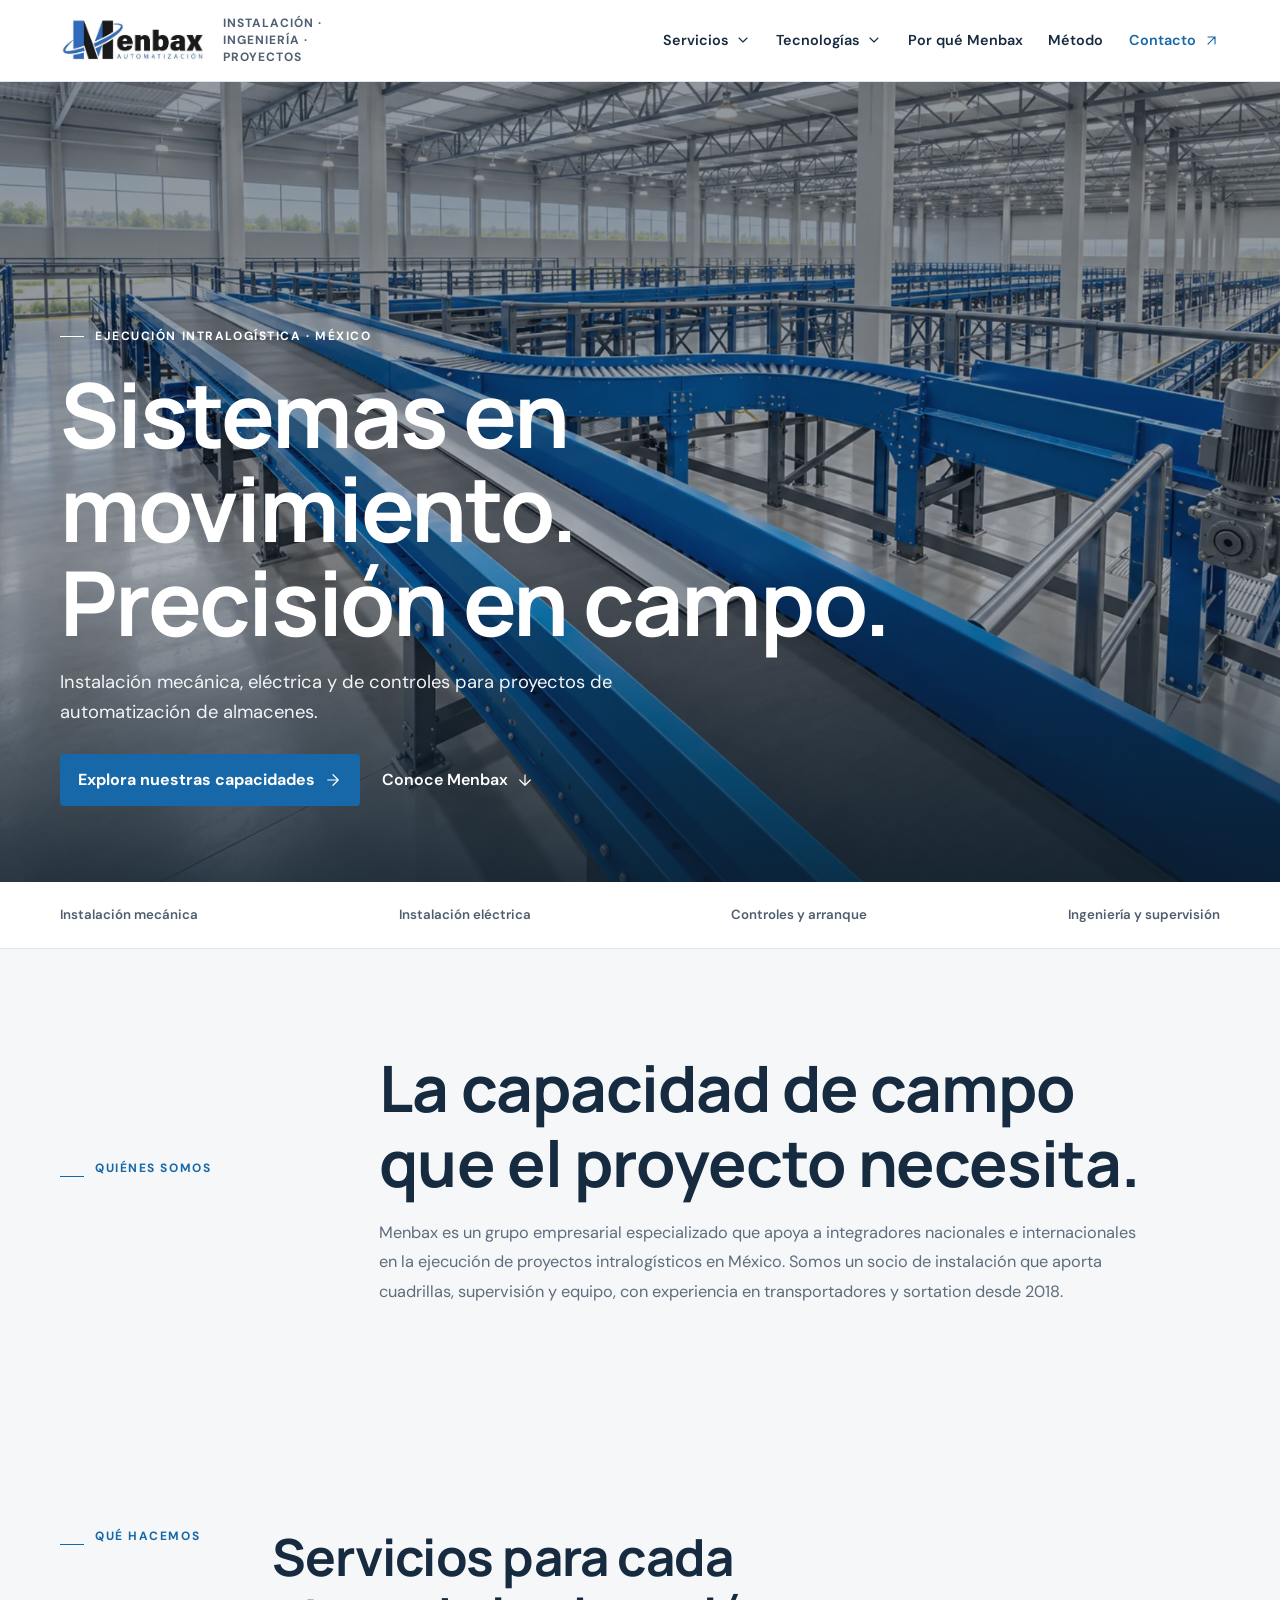
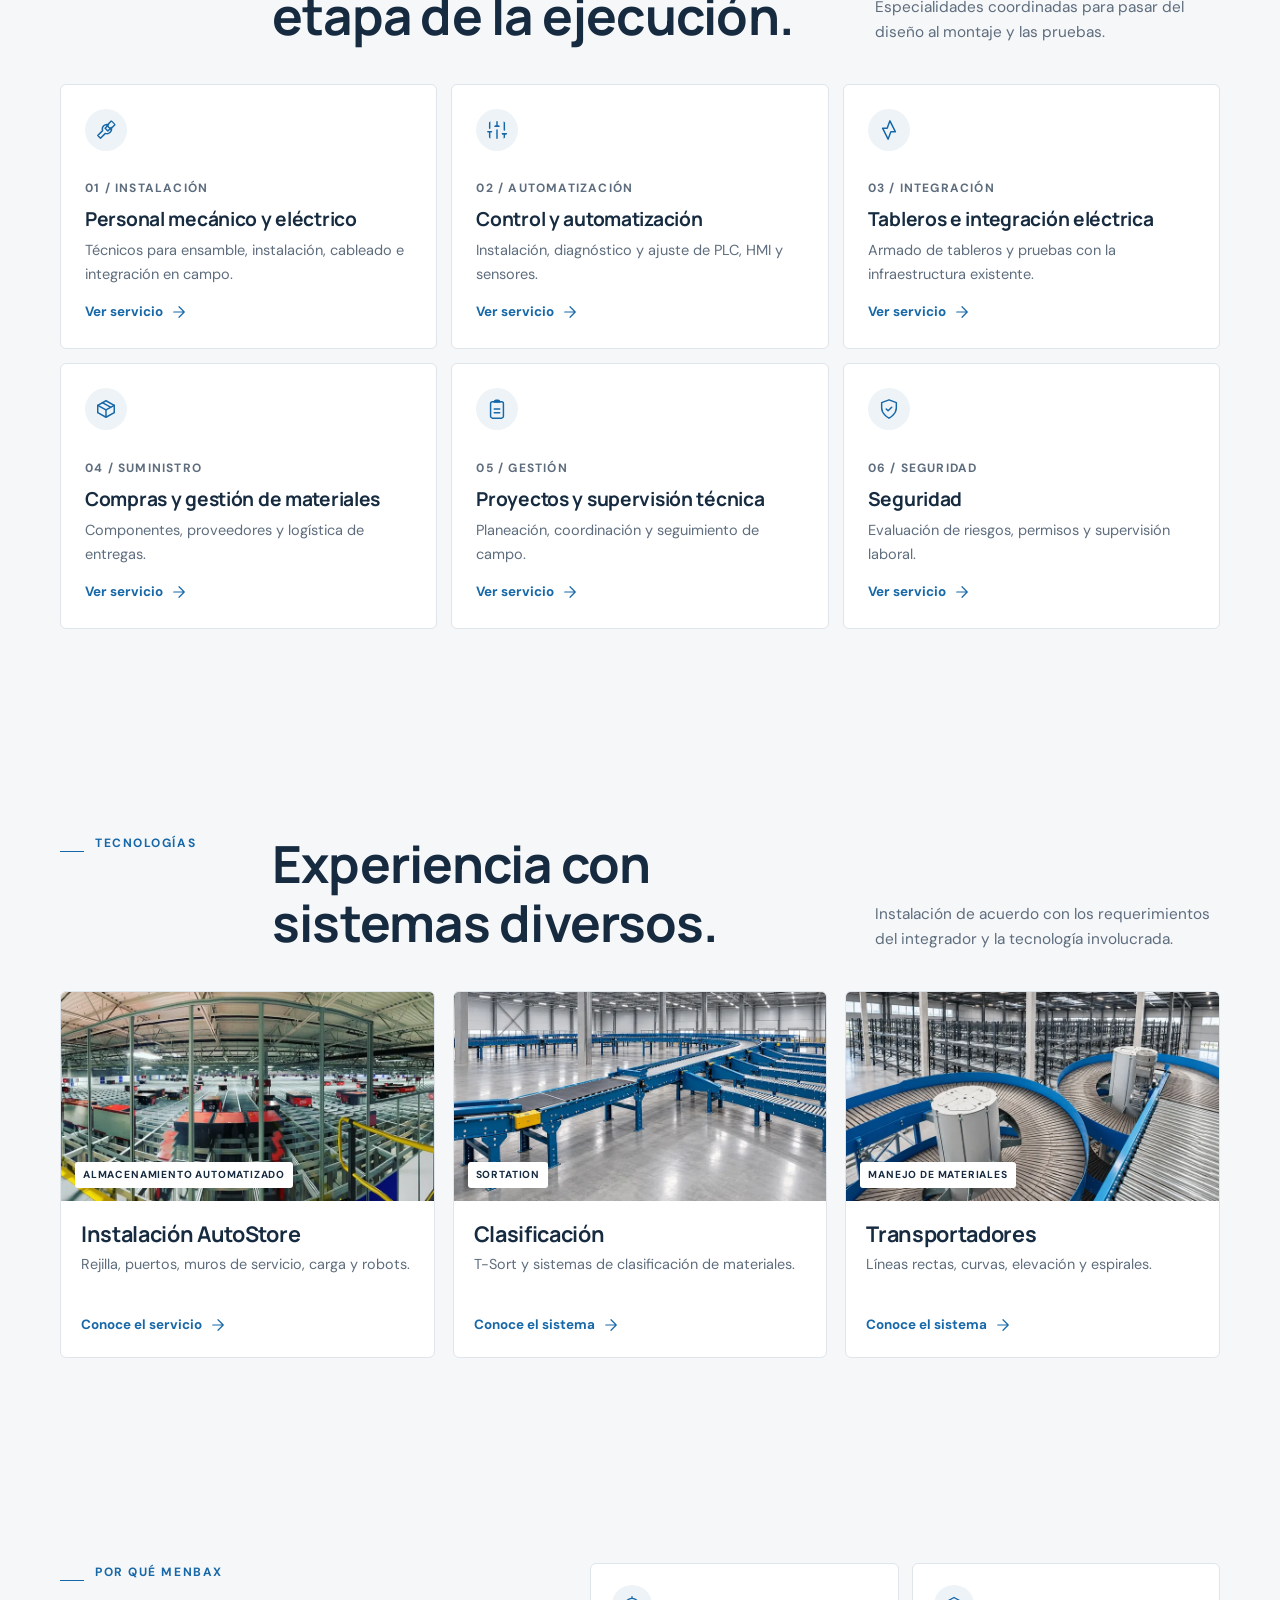
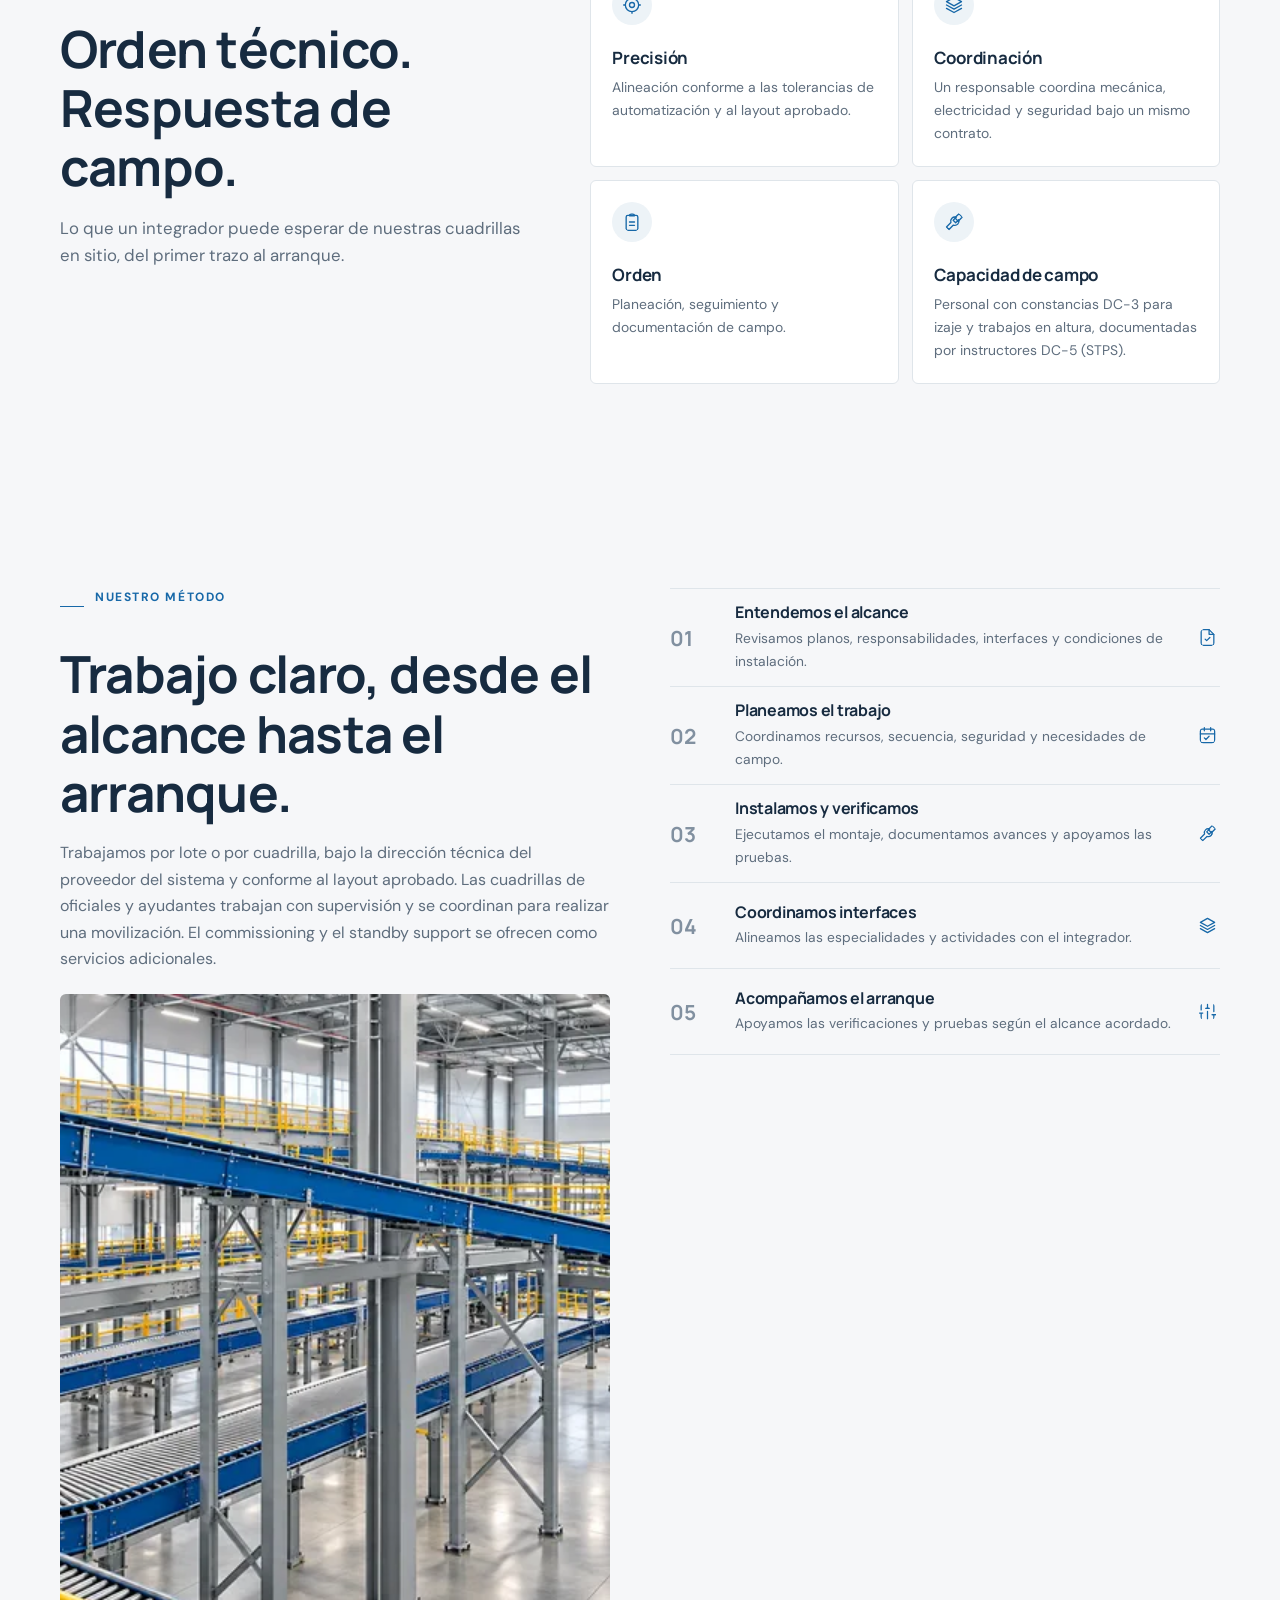
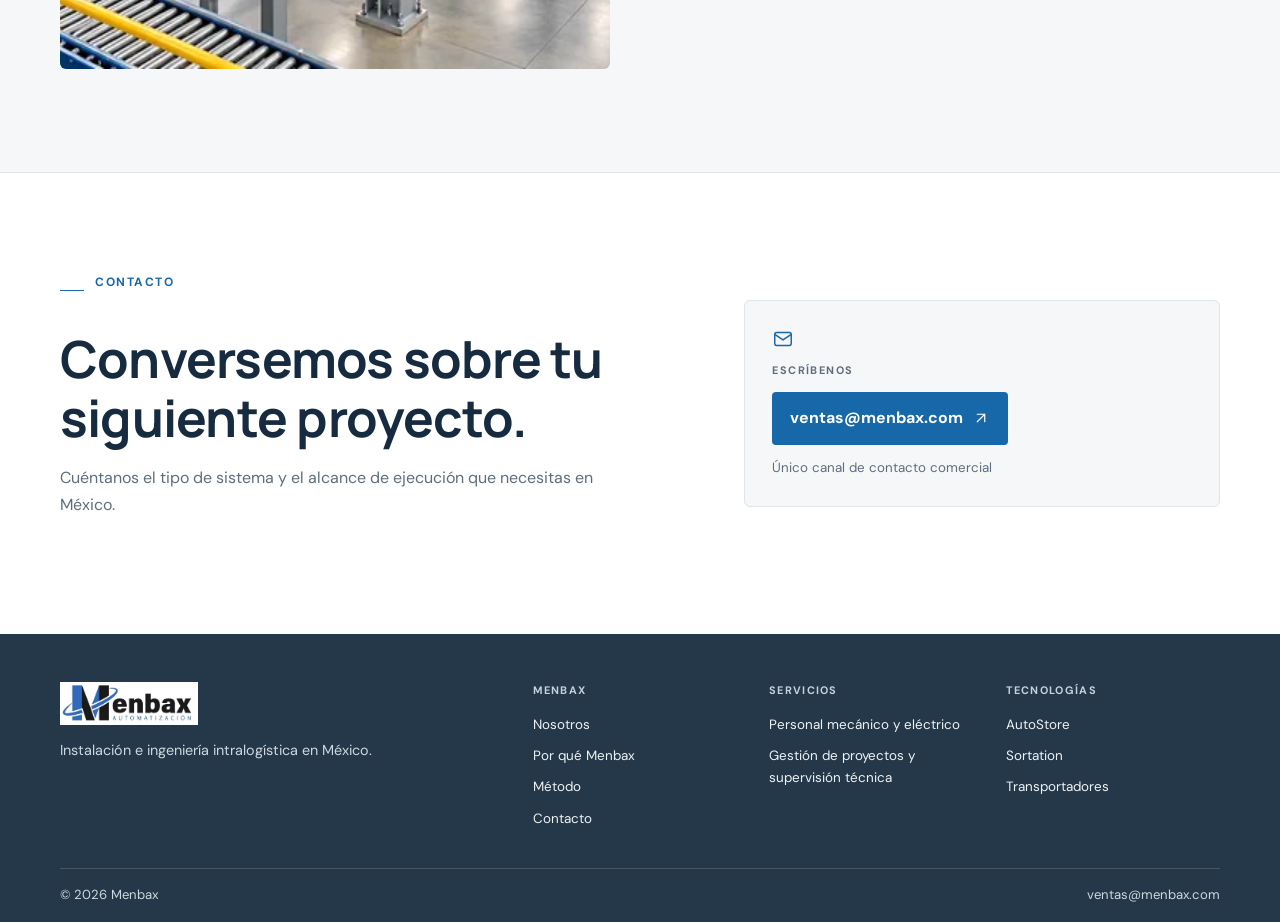
<file: index.html>
<!doctype html>
<html lang="es-MX">
<head>
  <meta charset="utf-8">
  <meta name="viewport" content="width=device-width,initial-scale=1">
  <meta name="theme-color" content="#F6F7F9">
  <meta name="description" content="Instalación mecánica, eléctrica y de control para sistemas intralogísticos. Ingeniería y gestión de proyectos en México.">
  <title>Menbax | Ejecución intralogística en México</title>
  <link rel="stylesheet" href="styles.css?v=5d">
  <link rel="icon" href="assets/favicon.svg" type="image/svg+xml">
  <script src="app.js?v=5d" defer></script>
</head>
<body>
  <a class="skip" href="#contenido">Ir al contenido</a>
  <header class="site-header"><div class="container header-row">
    <a class="brand" href="index.html" aria-label="Menbax, inicio"><img src="assets/logo-menbax-original.jpg" alt="Menbax Automatización" width="698" height="219"><span>INSTALACIÓN · INGENIERÍA · PROYECTOS</span></a>
    <button class="menu-button" type="button" aria-expanded="false" aria-controls="nav" aria-label="Abrir menú"><i></i><i></i><i></i></button>
    <nav class="nav" id="nav" aria-label="Navegación principal"><div class="nav-group"><button class="nav-trigger" aria-expanded="false" aria-controls="servicios-menu">Servicios <svg aria-hidden="true"><use href="assets/icons.svg#chevron-down"></use></svg></button><div class="dropdown" id="servicios-menu" role="group" hidden><a href="servicios.html#instalacion-mecanica">Personal mecánico y eléctrico</a><a href="servicios.html#controles">Controles y puesta en marcha</a><a href="servicios.html#tableros">Armado de tableros e integración eléctrica</a><a href="servicios.html#compras">Compras y gestión de materiales</a><a href="servicios.html#supervision">Gestión de proyectos y supervisión técnica</a><a href="servicios.html#seguridad">Seguridad</a></div></div><div class="nav-group"><button class="nav-trigger" aria-expanded="false" aria-controls="tecnologias-menu">Tecnologías <svg aria-hidden="true"><use href="assets/icons.svg#chevron-down"></use></svg></button><div class="dropdown" id="tecnologias-menu" role="group" hidden><a href="tecnologias/almacenamiento.html">AutoStore</a><a href="tecnologias/sortation.html">Sortation</a><a href="tecnologias/transportadores.html">Transportadores</a></div></div><a href="index.html#por-que">Por qué Menbax</a><a href="index.html#metodo">Método</a><a class="nav-contact" href="index.html#contacto">Contacto <svg aria-hidden="true"><use href="assets/icons.svg#arrow-up-right"></use></svg></a></nav>
  </div></header>
  <main id="contenido">
    <section class="hero">
      <img class="hero-bg" src="assets/img/hero.webp" srcset="assets/img/hero-800.webp 800w, assets/img/hero.webp 1920w" sizes="100vw" alt="" aria-hidden="true" fetchpriority="high" width="1920" height="1080">
      <div class="container hero-copy"><p class="eyebrow">EJECUCIÓN INTRALOGÍSTICA · MÉXICO</p><h1><span><span class="line-inner">Sistemas en</span></span><span><span class="line-inner">movimiento.</span></span><span><span class="line-inner">Precisión en campo.</span></span></h1><p class="lead">Instalación mecánica, eléctrica y de controles para proyectos de automatización de almacenes.</p><div class="hero-actions"><a class="button button-orange" href="servicios.html">Explora nuestras capacidades <svg aria-hidden="true"><use href="assets/icons.svg#arrow-right"></use></svg></a><a class="text-link" href="#nosotros">Conoce Menbax <svg aria-hidden="true"><use href="assets/icons.svg#arrow-down"></use></svg></a></div></div>
    </section>
    <div class="value-strip"><div class="container"><span>Instalación mecánica</span><span>Instalación eléctrica</span><span>Controles y arranque</span><span>Ingeniería y supervisión</span></div></div>
    <section class="section intro grid-bg light-grid" id="nosotros" data-draw><div class="container intro-layout"><div class="section-kicker"><p>QUIÉNES SOMOS</p></div><div><h2>La capacidad de campo que el proyecto necesita.</h2><p>Menbax es un grupo empresarial especializado que apoya a integradores nacionales e internacionales en la ejecución de proyectos intralogísticos en México. Somos un socio de instalación que aporta cuadrillas, supervisión y equipo, con experiencia en transportadores y sortation desde 2018.</p></div></div></section>
    <section class="section services grid-bg" id="servicios"><div class="container"><div class="section-heading"><div class="section-kicker"><p>QUÉ HACEMOS</p></div><h2>Servicios para cada etapa de la ejecución.</h2><p>Especialidades coordinadas para pasar del diseño al montaje y las pruebas.</p></div><div class="cards-grid service-cards">
      <a class="capability-card" href="servicios.html#instalacion-mecanica"><svg><use href="assets/icons.svg#tools"></use></svg><span>01 / INSTALACIÓN</span><h3>Personal mecánico y eléctrico</h3><p>Técnicos para ensamble, instalación, cableado e integración en campo.</p><b>Ver servicio <svg><use href="assets/icons.svg#arrow-right"></use></svg></b></a>
      <a class="capability-card" href="servicios.html#controles"><svg><use href="assets/icons.svg#sliders"></use></svg><span>02 / AUTOMATIZACIÓN</span><h3>Control y automatización</h3><p>Instalación, diagnóstico y ajuste de PLC, HMI y sensores.</p><b>Ver servicio <svg><use href="assets/icons.svg#arrow-right"></use></svg></b></a>
      <a class="capability-card" href="servicios.html#tableros"><svg><use href="assets/icons.svg#zap"></use></svg><span>03 / INTEGRACIÓN</span><h3>Tableros e integración eléctrica</h3><p>Armado de tableros y pruebas con la infraestructura existente.</p><b>Ver servicio <svg><use href="assets/icons.svg#arrow-right"></use></svg></b></a>
      <a class="capability-card" href="servicios.html#compras"><svg><use href="assets/icons.svg#package"></use></svg><span>04 / SUMINISTRO</span><h3>Compras y gestión de materiales</h3><p>Componentes, proveedores y logística de entregas.</p><b>Ver servicio <svg><use href="assets/icons.svg#arrow-right"></use></svg></b></a>
      <a class="capability-card" href="servicios.html#supervision"><svg><use href="assets/icons.svg#clipboard"></use></svg><span>05 / GESTIÓN</span><h3>Proyectos y supervisión técnica</h3><p>Planeación, coordinación y seguimiento de campo.</p><b>Ver servicio <svg><use href="assets/icons.svg#arrow-right"></use></svg></b></a>
      <a class="capability-card" href="servicios.html#seguridad"><svg><use href="assets/icons.svg#shield-check"></use></svg><span>06 / SEGURIDAD</span><h3>Seguridad</h3><p>Evaluación de riesgos, permisos y supervisión laboral.</p><b>Ver servicio <svg><use href="assets/icons.svg#arrow-right"></use></svg></b></a>
    </div></div></section>
    <section class="section technologies" id="tecnologias"><div class="container"><div class="section-heading"><div class="section-kicker"><p>TECNOLOGÍAS</p></div><h2>Experiencia con sistemas diversos.</h2><p>Instalación de acuerdo con los requerimientos del integrador y la tecnología involucrada.</p></div><div class="tech-grid">
      <a class="tech-card" href="tecnologias/almacenamiento.html"><div class="tech-image"><img src="assets/img/autostore/autostore-grid-panorama-1600.webp" srcset="assets/img/autostore/autostore-grid-panorama-800.webp 800w, assets/img/autostore/autostore-grid-panorama-1600.webp 1600w" sizes="(max-width: 760px) 100vw, 33vw" alt="Rejilla AutoStore instalada con robots en operación." width="1600" height="900" loading="lazy"><span>ALMACENAMIENTO AUTOMATIZADO</span></div><div class="tech-card-body"><h3>Instalación AutoStore</h3><p>Rejilla, puertos, muros de servicio, carga y robots.</p><b>Conoce el servicio <svg><use href="assets/icons.svg#arrow-right"></use></svg></b></div></a>
      <a class="tech-card" href="tecnologias/sortation.html"><div class="tech-image"><img src="assets/img/sorter.webp" srcset="assets/img/sorter-800.webp 800w, assets/img/sorter.webp 1200w" sizes="(max-width: 760px) 100vw, 33vw" alt="Líneas de transporte y clasificación con derivaciones ordenadas." width="1200" height="675" loading="lazy"><span>SORTATION</span></div><div class="tech-card-body"><h3>Clasificación</h3><p>T-Sort y sistemas de clasificación de materiales.</p><b>Conoce el sistema <svg><use href="assets/icons.svg#arrow-right"></use></svg></b></div></a>
      <a class="tech-card" href="tecnologias/transportadores.html"><div class="tech-image"><img src="assets/img/conveyors.webp" srcset="assets/img/conveyors-800.webp 800w, assets/img/conveyors.webp 1200w" sizes="(max-width: 760px) 100vw, 33vw" alt="Transportadores curvos azules en una nave de estructura gris." width="1200" height="675" loading="lazy"><span>MANEJO DE MATERIALES</span></div><div class="tech-card-body"><h3>Transportadores</h3><p>Líneas rectas, curvas, elevación y espirales.</p><b>Conoce el sistema <svg><use href="assets/icons.svg#arrow-right"></use></svg></b></div></a>
    </div></div></section>
    <section class="section why grid-bg light-grid" id="por-que"><div class="container why-layout"><div><div class="section-kicker"><p>POR QUÉ MENBAX</p></div><h2>Orden técnico. Respuesta de campo.</h2><p class="why-lead">Lo que un integrador puede esperar de nuestras cuadrillas en sitio, del primer trazo al arranque.</p></div><div class="pillar-grid" data-reveal="stagger"><article class="pillar"><svg aria-hidden="true"><use href="assets/icons.svg#crosshair"></use></svg><h3>Precisión</h3><p>Alineación conforme a las tolerancias de automatización y al layout aprobado.</p></article><article class="pillar"><svg aria-hidden="true"><use href="assets/icons.svg#layers"></use></svg><h3>Coordinación</h3><p>Un responsable coordina mecánica, electricidad y seguridad bajo un mismo contrato.</p></article><article class="pillar"><svg aria-hidden="true"><use href="assets/icons.svg#clipboard"></use></svg><h3>Orden</h3><p>Planeación, seguimiento y documentación de campo.</p></article><article class="pillar"><svg aria-hidden="true"><use href="assets/icons.svg#tools"></use></svg><h3>Capacidad de campo</h3><p>Personal con constancias DC-3 para izaje y trabajos en altura, documentadas por instructores DC-5 (STPS).</p></article></div></div></section>
    <section class="section method grid-bg" id="metodo"><div class="container method-layout"><div><div class="section-kicker"><p>NUESTRO MÉTODO</p></div><h2>Trabajo claro, desde el alcance hasta el arranque.</h2><p class="muted">Trabajamos por lote o por cuadrilla, bajo la dirección técnica del proveedor del sistema y conforme al layout aprobado. Las cuadrillas de oficiales y ayudantes trabajan con supervisión y se coordinan para realizar una movilización. El commissioning y el standby support se ofrecen como servicios adicionales.</p><img class="method-photo" src="assets/img/mezzanine.webp" srcset="assets/img/mezzanine-800.webp 800w, assets/img/mezzanine.webp 1200w" sizes="(max-width: 760px) 100vw, 40vw" alt="Mezzanine industrial con transportadores azules y pasarelas limpias." width="1200" height="675" loading="lazy"></div><div class="method-steps"><article><span>01</span><div><h3>Entendemos el alcance</h3><p>Revisamos planos, responsabilidades, interfaces y condiciones de instalación.</p></div><svg><use href="assets/icons.svg#file-check"></use></svg></article><article><span>02</span><div><h3>Planeamos el trabajo</h3><p>Coordinamos recursos, secuencia, seguridad y necesidades de campo.</p></div><svg><use href="assets/icons.svg#calendar-check"></use></svg></article><article><span>03</span><div><h3>Instalamos y verificamos</h3><p>Ejecutamos el montaje, documentamos avances y apoyamos las pruebas.</p></div><svg><use href="assets/icons.svg#tools"></use></svg></article><article><span>04</span><div><h3>Coordinamos interfaces</h3><p>Alineamos las especialidades y actividades con el integrador.</p></div><svg><use href="assets/icons.svg#layers"></use></svg></article><article><span>05</span><div><h3>Acompañamos el arranque</h3><p>Apoyamos las verificaciones y pruebas según el alcance acordado.</p></div><svg><use href="assets/icons.svg#sliders"></use></svg></article></div></div></section>
    <section class="contact" id="contacto"><div class="container contact-layout"><div><div class="section-kicker"><p>CONTACTO</p></div><h2>Conversemos sobre tu siguiente proyecto.</h2><p>Cuéntanos el tipo de sistema y el alcance de ejecución que necesitas en México.</p></div><div class="contact-card"><svg><use href="assets/icons.svg#mail"></use></svg><span>ESCRÍBENOS</span><a class="button button-orange" href="mailto:ventas@menbax.com?subject=Proyecto%20intralog%C3%ADstico">ventas@menbax.com <svg><use href="assets/icons.svg#arrow-up-right"></use></svg></a><small>Único canal de contacto comercial</small></div></div></section>
  </main>
  <footer class="site-footer"><div class="container footer-main"><div class="footer-brand-block"><a href="index.html" aria-label="Menbax, inicio"><img src="assets/logo-menbax-original.jpg" alt="Menbax Automatización" width="698" height="219"></a><p>Instalación e ingeniería intralogística en México.</p></div><div class="footer-links"><div><b>MENBAX</b><a href="index.html#nosotros">Nosotros</a><a href="index.html#por-que">Por qué Menbax</a><a href="index.html#metodo">Método</a><a href="index.html#contacto">Contacto</a></div><div><b>SERVICIOS</b><a href="servicios.html#instalacion-mecanica">Personal mecánico y eléctrico</a><a href="servicios.html#supervision">Gestión de proyectos y supervisión técnica</a></div><div><b>TECNOLOGÍAS</b><a href="tecnologias/almacenamiento.html">AutoStore</a><a href="tecnologias/sortation.html">Sortation</a><a href="tecnologias/transportadores.html">Transportadores</a></div></div></div><div class="container footer-bottom"><span>© <span id="year">2026</span> Menbax</span><a href="mailto:ventas@menbax.com">ventas@menbax.com</a></div></footer>
</body>
</html>
</file>
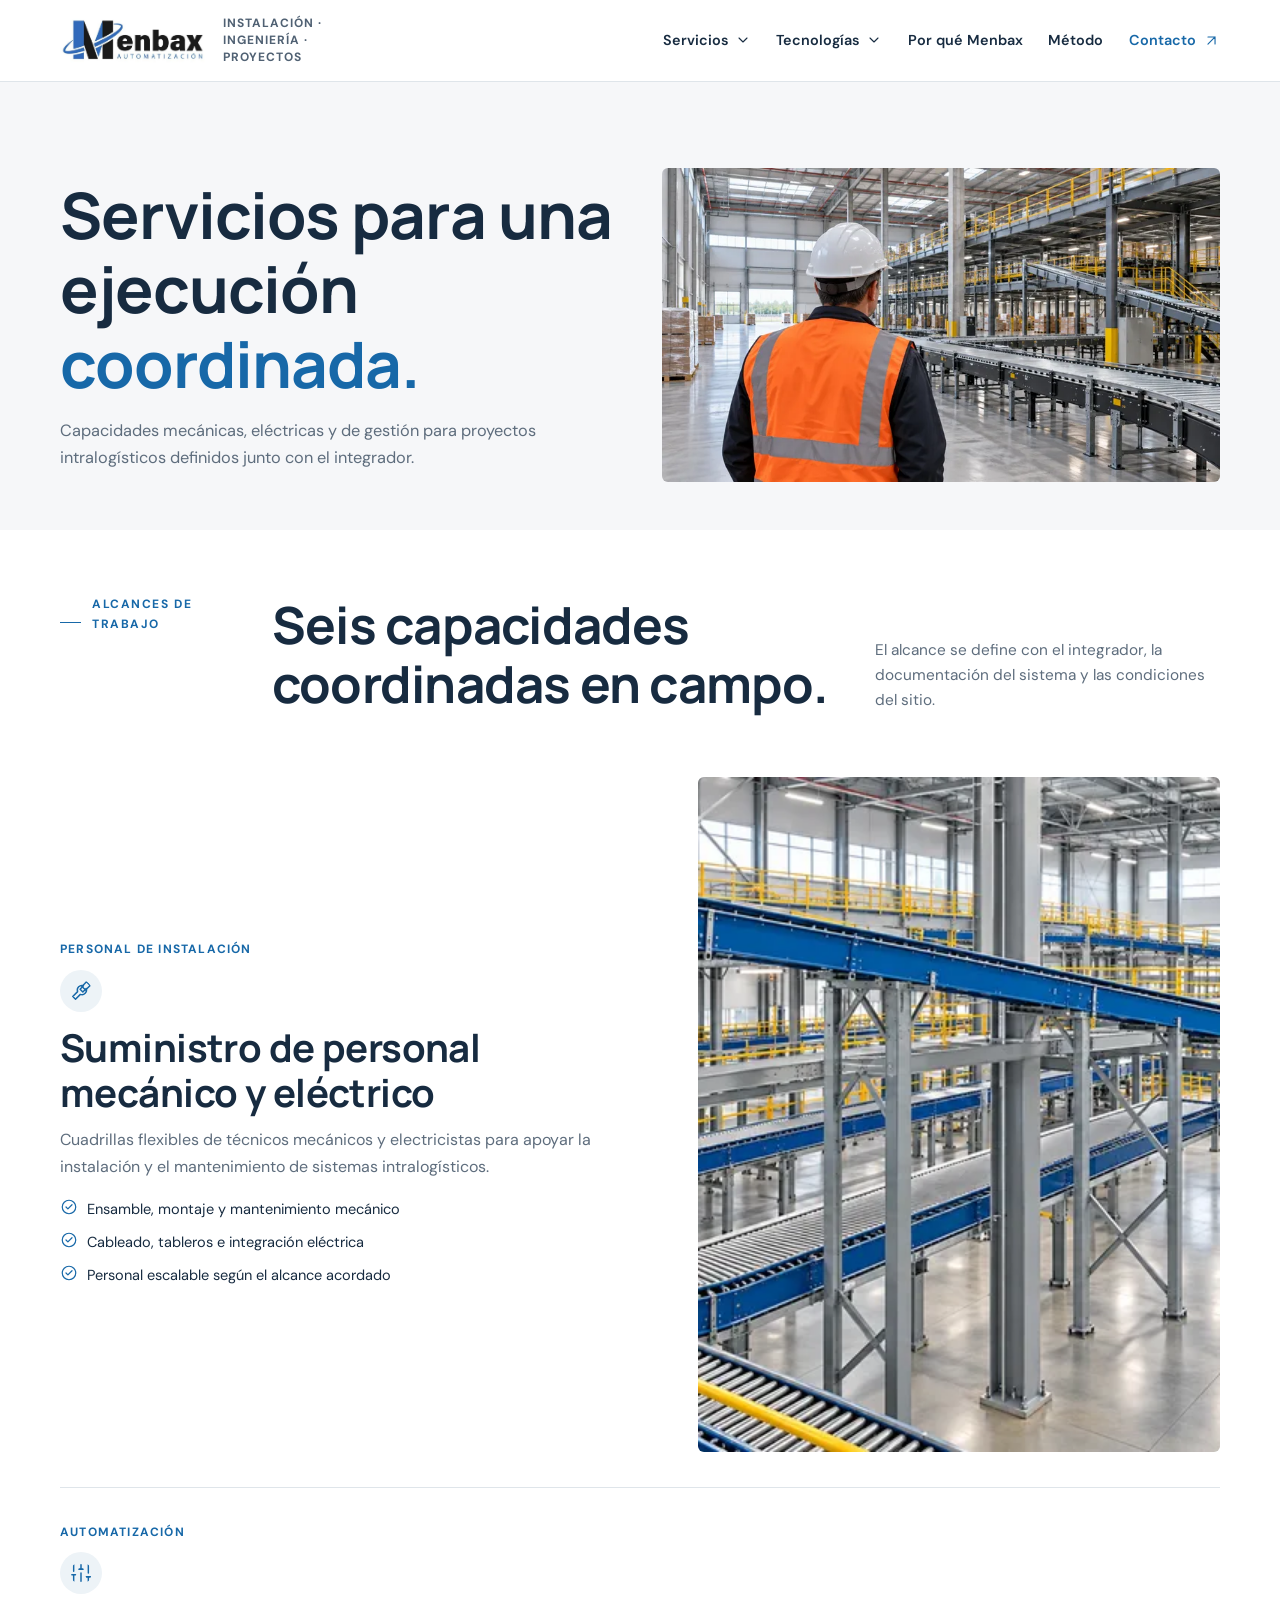
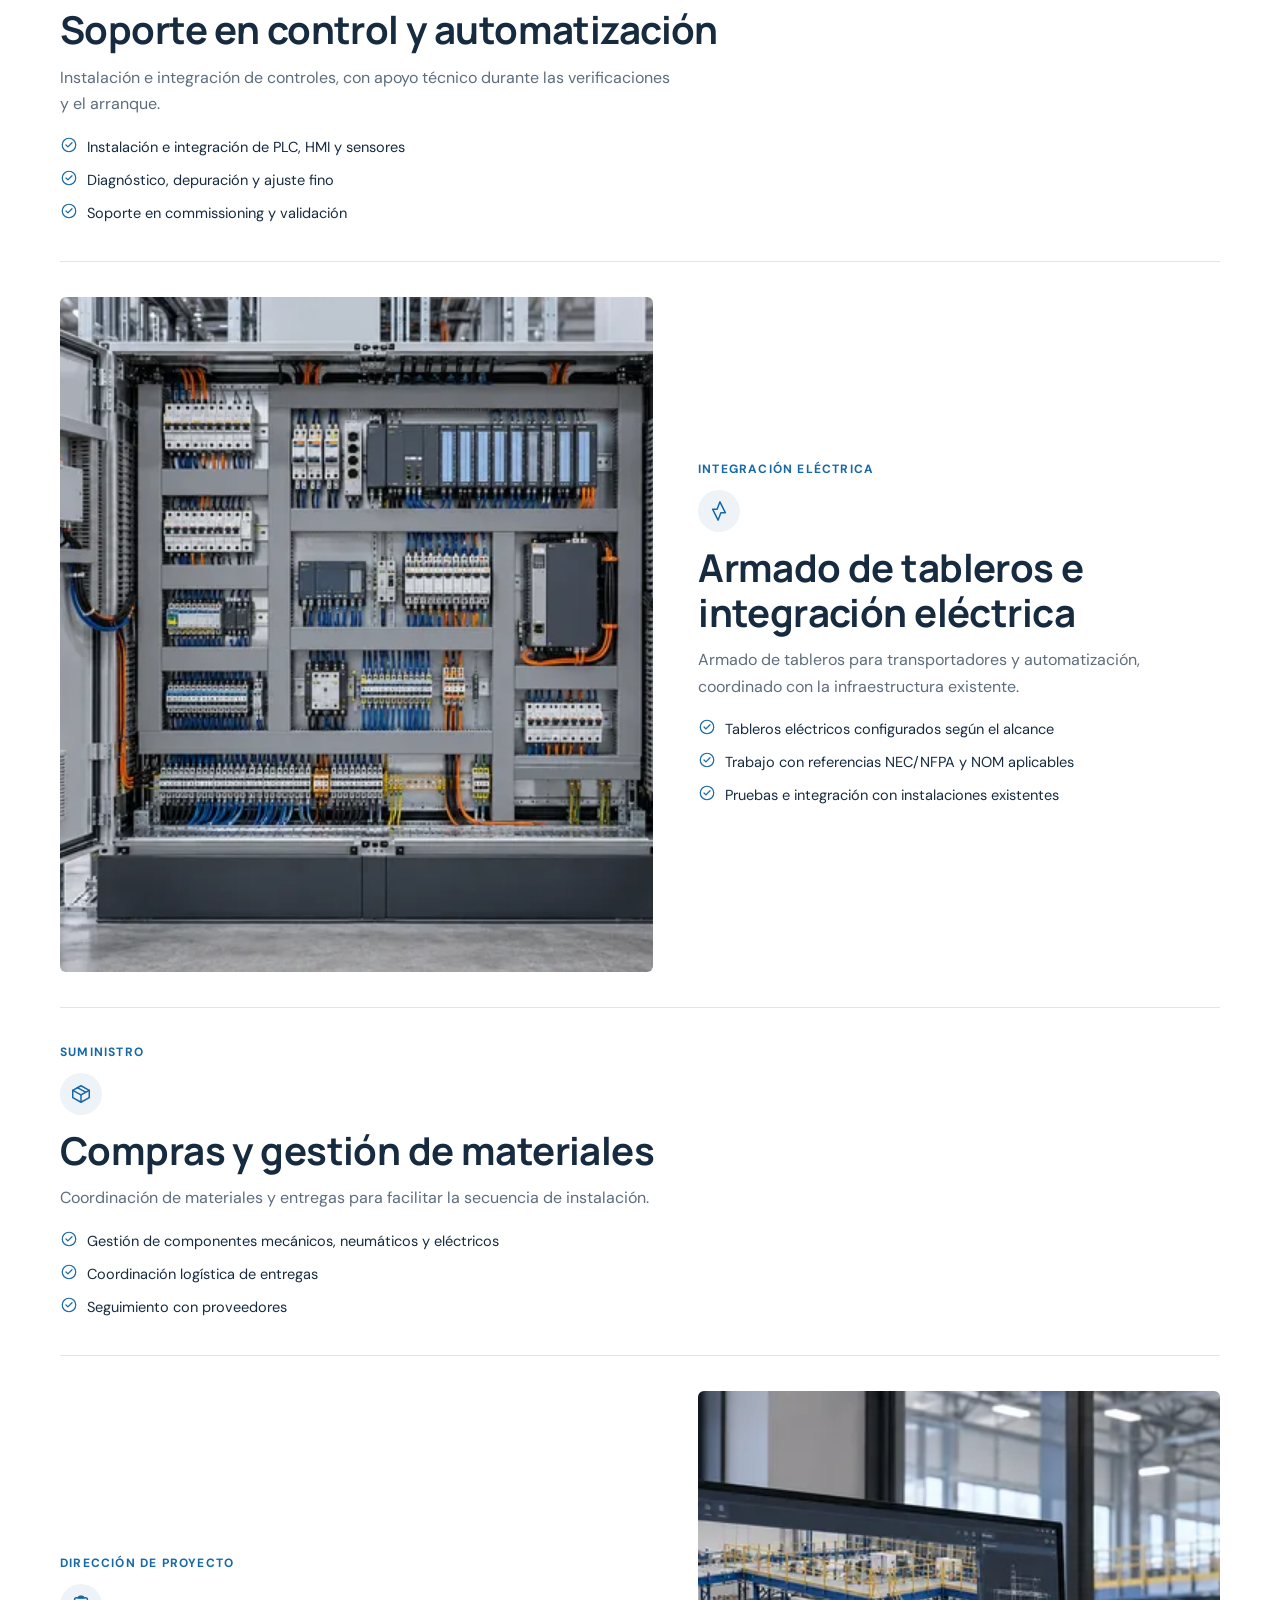
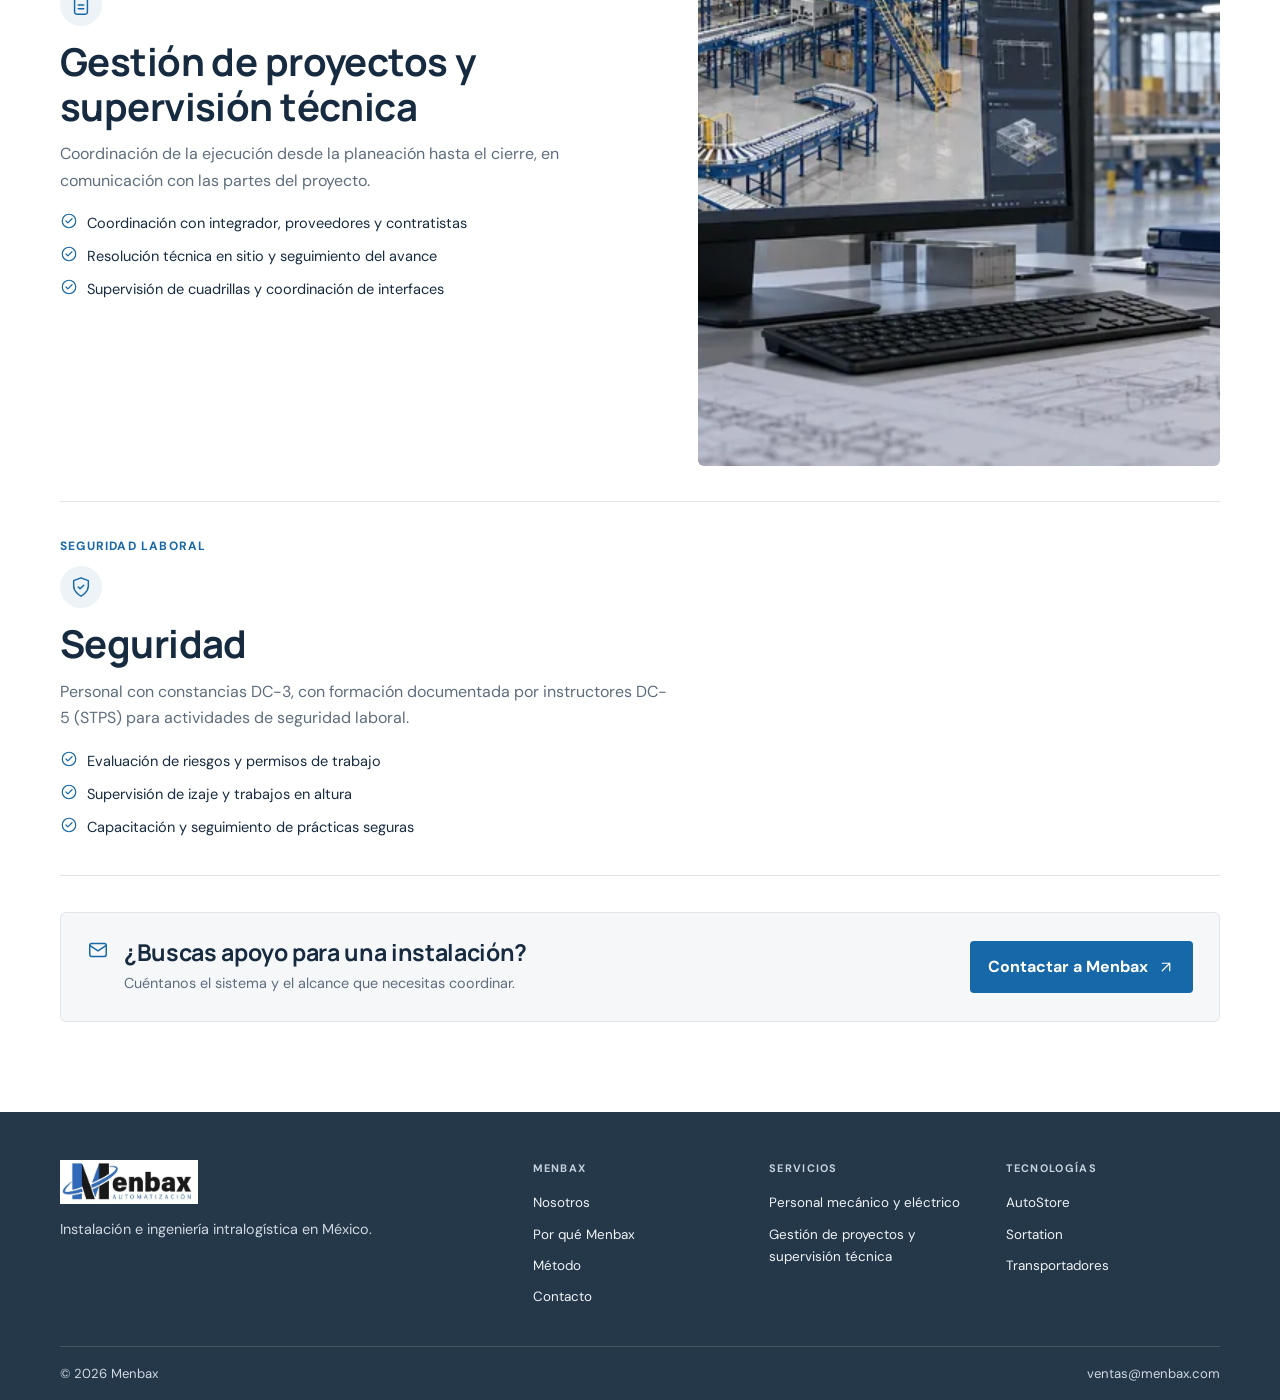
<file: servicios.html>
<!doctype html><html lang="es-MX"><head><meta charset="utf-8"><meta name="viewport" content="width=device-width,initial-scale=1"><meta name="theme-color" content="#F6F7F9"><meta name="description" content="Servicios de personal técnico, automatización, tableros, materiales, gestión de proyectos y seguridad para sistemas intralogísticos."><title>Servicios de instalación intralogística | Menbax</title><link rel="stylesheet" href="styles.css?v=5d"><link rel="icon" href="assets/favicon.svg" type="image/svg+xml"><script src="app.js?v=5d" defer></script></head><body><a class="skip" href="#contenido">Ir al contenido</a><header class="site-header"><div class="container header-row"><a class="brand" href="index.html" aria-label="Menbax, inicio"><img src="assets/logo-menbax-original.jpg" alt="Menbax Automatización" width="698" height="219"><span>INSTALACIÓN · INGENIERÍA · PROYECTOS</span></a><button class="menu-button" type="button" aria-expanded="false" aria-controls="nav" aria-label="Abrir menú"><i></i><i></i><i></i></button><nav class="nav" id="nav" aria-label="Navegación principal"><div class="nav-group"><button class="nav-trigger" aria-expanded="false" aria-controls="servicios-menu">Servicios <svg aria-hidden="true"><use href="assets/icons.svg#chevron-down"></use></svg></button><div class="dropdown" id="servicios-menu" role="group" hidden><a href="servicios.html#instalacion-mecanica">Personal mecánico y eléctrico</a><a href="servicios.html#controles">Controles y puesta en marcha</a><a href="servicios.html#tableros">Armado de tableros e integración eléctrica</a><a href="servicios.html#compras">Compras y gestión de materiales</a><a href="servicios.html#supervision">Gestión de proyectos y supervisión técnica</a><a href="servicios.html#seguridad">Seguridad</a></div></div><div class="nav-group"><button class="nav-trigger" aria-expanded="false" aria-controls="tecnologias-menu">Tecnologías <svg aria-hidden="true"><use href="assets/icons.svg#chevron-down"></use></svg></button><div class="dropdown" id="tecnologias-menu" role="group" hidden><a href="tecnologias/almacenamiento.html">AutoStore</a><a href="tecnologias/sortation.html">Sortation</a><a href="tecnologias/transportadores.html">Transportadores</a></div></div><a href="index.html#por-que">Por qué Menbax</a><a href="index.html#metodo">Método</a><a class="nav-contact" href="index.html#contacto">Contacto <svg aria-hidden="true"><use href="assets/icons.svg#arrow-up-right"></use></svg></a></nav></div></header><main id="contenido"><section class="page-hero"><div class="container page-hero-layout"><div><h1>Servicios para una ejecución <em>coordinada.</em></h1><p>Capacidades mecánicas, eléctricas y de gestión para proyectos intralogísticos definidos junto con el integrador.</p></div><img src="assets/img/supervision.webp" srcset="assets/img/supervision-800.webp 800w, assets/img/supervision.webp 1200w" sizes="(max-width: 760px) 100vw, 48vw" alt="Supervisión en campo de una instalación de transportadores." width="1200" height="675"></div></section><section class="container service-details"><div class="section-heading"><div class="section-kicker"><p>ALCANCES DE TRABAJO</p></div><h2>Seis capacidades coordinadas en campo.</h2><p>El alcance se define con el integrador, la documentación del sistema y las condiciones del sitio.</p></div>
<article class="service-detail" id="instalacion-mecanica"><span id="instalacion-electrica" class="anchor-alias" aria-hidden="true"></span><div class="service-detail-copy"><span class="detail-tag">PERSONAL DE INSTALACIÓN</span><svg aria-hidden="true"><use href="assets/icons.svg#tools"></use></svg><h2>Suministro de personal mecánico y eléctrico</h2><p>Cuadrillas flexibles de técnicos mecánicos y electricistas para apoyar la instalación y el mantenimiento de sistemas intralogísticos.</p><ul><li><svg aria-hidden="true"><use href="assets/icons.svg#circle-check"></use></svg>Ensamble, montaje y mantenimiento mecánico</li><li><svg aria-hidden="true"><use href="assets/icons.svg#circle-check"></use></svg>Cableado, tableros e integración eléctrica</li><li><svg aria-hidden="true"><use href="assets/icons.svg#circle-check"></use></svg>Personal escalable según el alcance acordado</li></ul></div><div class="service-detail-image"><img src="assets/img/mezzanine.webp" srcset="assets/img/mezzanine-800.webp 800w, assets/img/mezzanine.webp 1200w" sizes="(max-width: 760px) 100vw, 42vw" alt="Mezzanine industrial con transportadores instalados y pasarelas." width="1200" height="675" loading="lazy"></div></article>
<article class="service-detail" id="controles"><div class="service-detail-copy"><span class="detail-tag">AUTOMATIZACIÓN</span><svg aria-hidden="true"><use href="assets/icons.svg#sliders"></use></svg><h2>Soporte en control y automatización</h2><p>Instalación e integración de controles, con apoyo técnico durante las verificaciones y el arranque.</p><ul><li><svg aria-hidden="true"><use href="assets/icons.svg#circle-check"></use></svg>Instalación e integración de PLC, HMI y sensores</li><li><svg aria-hidden="true"><use href="assets/icons.svg#circle-check"></use></svg>Diagnóstico, depuración y ajuste fino</li><li><svg aria-hidden="true"><use href="assets/icons.svg#circle-check"></use></svg>Soporte en commissioning y validación</li></ul></div></article>
<article class="service-detail" id="tableros"><div class="service-detail-copy"><span class="detail-tag">INTEGRACIÓN ELÉCTRICA</span><svg aria-hidden="true"><use href="assets/icons.svg#zap"></use></svg><h2>Armado de tableros e integración eléctrica</h2><p>Armado de tableros para transportadores y automatización, coordinado con la infraestructura existente.</p><ul><li><svg aria-hidden="true"><use href="assets/icons.svg#circle-check"></use></svg>Tableros eléctricos configurados según el alcance</li><li><svg aria-hidden="true"><use href="assets/icons.svg#circle-check"></use></svg>Trabajo con referencias NEC/NFPA y NOM aplicables</li><li><svg aria-hidden="true"><use href="assets/icons.svg#circle-check"></use></svg>Pruebas e integración con instalaciones existentes</li></ul></div><div class="service-detail-image"><img src="assets/img/electrical.webp" srcset="assets/img/electrical-800.webp 800w, assets/img/electrical.webp 1200w" sizes="(max-width: 760px) 100vw, 42vw" alt="Componentes eléctricos instalados en un entorno intralogístico." width="1200" height="675" loading="lazy"></div></article>
<article class="service-detail" id="compras"><div class="service-detail-copy"><span class="detail-tag">SUMINISTRO</span><svg aria-hidden="true"><use href="assets/icons.svg#package"></use></svg><h2>Compras y gestión de materiales</h2><p>Coordinación de materiales y entregas para facilitar la secuencia de instalación.</p><ul><li><svg aria-hidden="true"><use href="assets/icons.svg#circle-check"></use></svg>Gestión de componentes mecánicos, neumáticos y eléctricos</li><li><svg aria-hidden="true"><use href="assets/icons.svg#circle-check"></use></svg>Coordinación logística de entregas</li><li><svg aria-hidden="true"><use href="assets/icons.svg#circle-check"></use></svg>Seguimiento con proveedores</li></ul></div></article>
<article class="service-detail" id="supervision"><div class="service-detail-copy"><span class="detail-tag">DIRECCIÓN DE PROYECTO</span><svg aria-hidden="true"><use href="assets/icons.svg#clipboard"></use></svg><h2>Gestión de proyectos y supervisión técnica</h2><p>Coordinación de la ejecución desde la planeación hasta el cierre, en comunicación con las partes del proyecto.</p><ul><li><svg aria-hidden="true"><use href="assets/icons.svg#circle-check"></use></svg>Coordinación con integrador, proveedores y contratistas</li><li><svg aria-hidden="true"><use href="assets/icons.svg#circle-check"></use></svg>Resolución técnica en sitio y seguimiento del avance</li><li><svg aria-hidden="true"><use href="assets/icons.svg#circle-check"></use></svg>Supervisión de cuadrillas y coordinación de interfaces</li></ul></div><div class="service-detail-image"><img src="assets/img/engineering.webp" srcset="assets/img/engineering-800.webp 800w, assets/img/engineering.webp 1200w" sizes="(max-width: 760px) 100vw, 42vw" alt="Revisión del layout de una línea de transportadores en pantalla y planos impresos." width="1200" height="675" loading="lazy"></div></article>
<article class="service-detail" id="seguridad"><div class="service-detail-copy"><span class="detail-tag">SEGURIDAD LABORAL</span><svg aria-hidden="true"><use href="assets/icons.svg#shield-check"></use></svg><h2>Seguridad</h2><p>Personal con constancias DC-3, con formación documentada por instructores DC-5 (STPS) para actividades de seguridad laboral.</p><ul><li><svg aria-hidden="true"><use href="assets/icons.svg#circle-check"></use></svg>Evaluación de riesgos y permisos de trabajo</li><li><svg aria-hidden="true"><use href="assets/icons.svg#circle-check"></use></svg>Supervisión de izaje y trabajos en altura</li><li><svg aria-hidden="true"><use href="assets/icons.svg#circle-check"></use></svg>Capacitación y seguimiento de prácticas seguras</li></ul></div></article>
<div class="page-cta"><div><svg aria-hidden="true"><use href="assets/icons.svg#mail"></use></svg><div><h2>¿Buscas apoyo para una instalación?</h2><p>Cuéntanos el sistema y el alcance que necesitas coordinar.</p></div></div><a class="button button-orange" href="mailto:ventas@menbax.com?subject=Servicios%20de%20instalaci%C3%B3n%20Menbax">Contactar a Menbax <svg aria-hidden="true"><use href="assets/icons.svg#arrow-up-right"></use></svg></a></div></section></main><footer class="site-footer"><div class="container footer-main"><div class="footer-brand-block"><a href="index.html" aria-label="Menbax, inicio"><img src="assets/logo-menbax-original.jpg" alt="Menbax Automatización" width="698" height="219"></a><p>Instalación e ingeniería intralogística en México.</p></div><div class="footer-links"><div><b>MENBAX</b><a href="index.html#nosotros">Nosotros</a><a href="index.html#por-que">Por qué Menbax</a><a href="index.html#metodo">Método</a><a href="index.html#contacto">Contacto</a></div><div><b>SERVICIOS</b><a href="servicios.html#instalacion-mecanica">Personal mecánico y eléctrico</a><a href="servicios.html#supervision">Gestión de proyectos y supervisión técnica</a></div><div><b>TECNOLOGÍAS</b><a href="tecnologias/almacenamiento.html">AutoStore</a><a href="tecnologias/sortation.html">Sortation</a><a href="tecnologias/transportadores.html">Transportadores</a></div></div></div><div class="container footer-bottom"><span>© <span id="year">2026</span> Menbax</span><a href="mailto:ventas@menbax.com">ventas@menbax.com</a></div></footer></body></html>
</file>
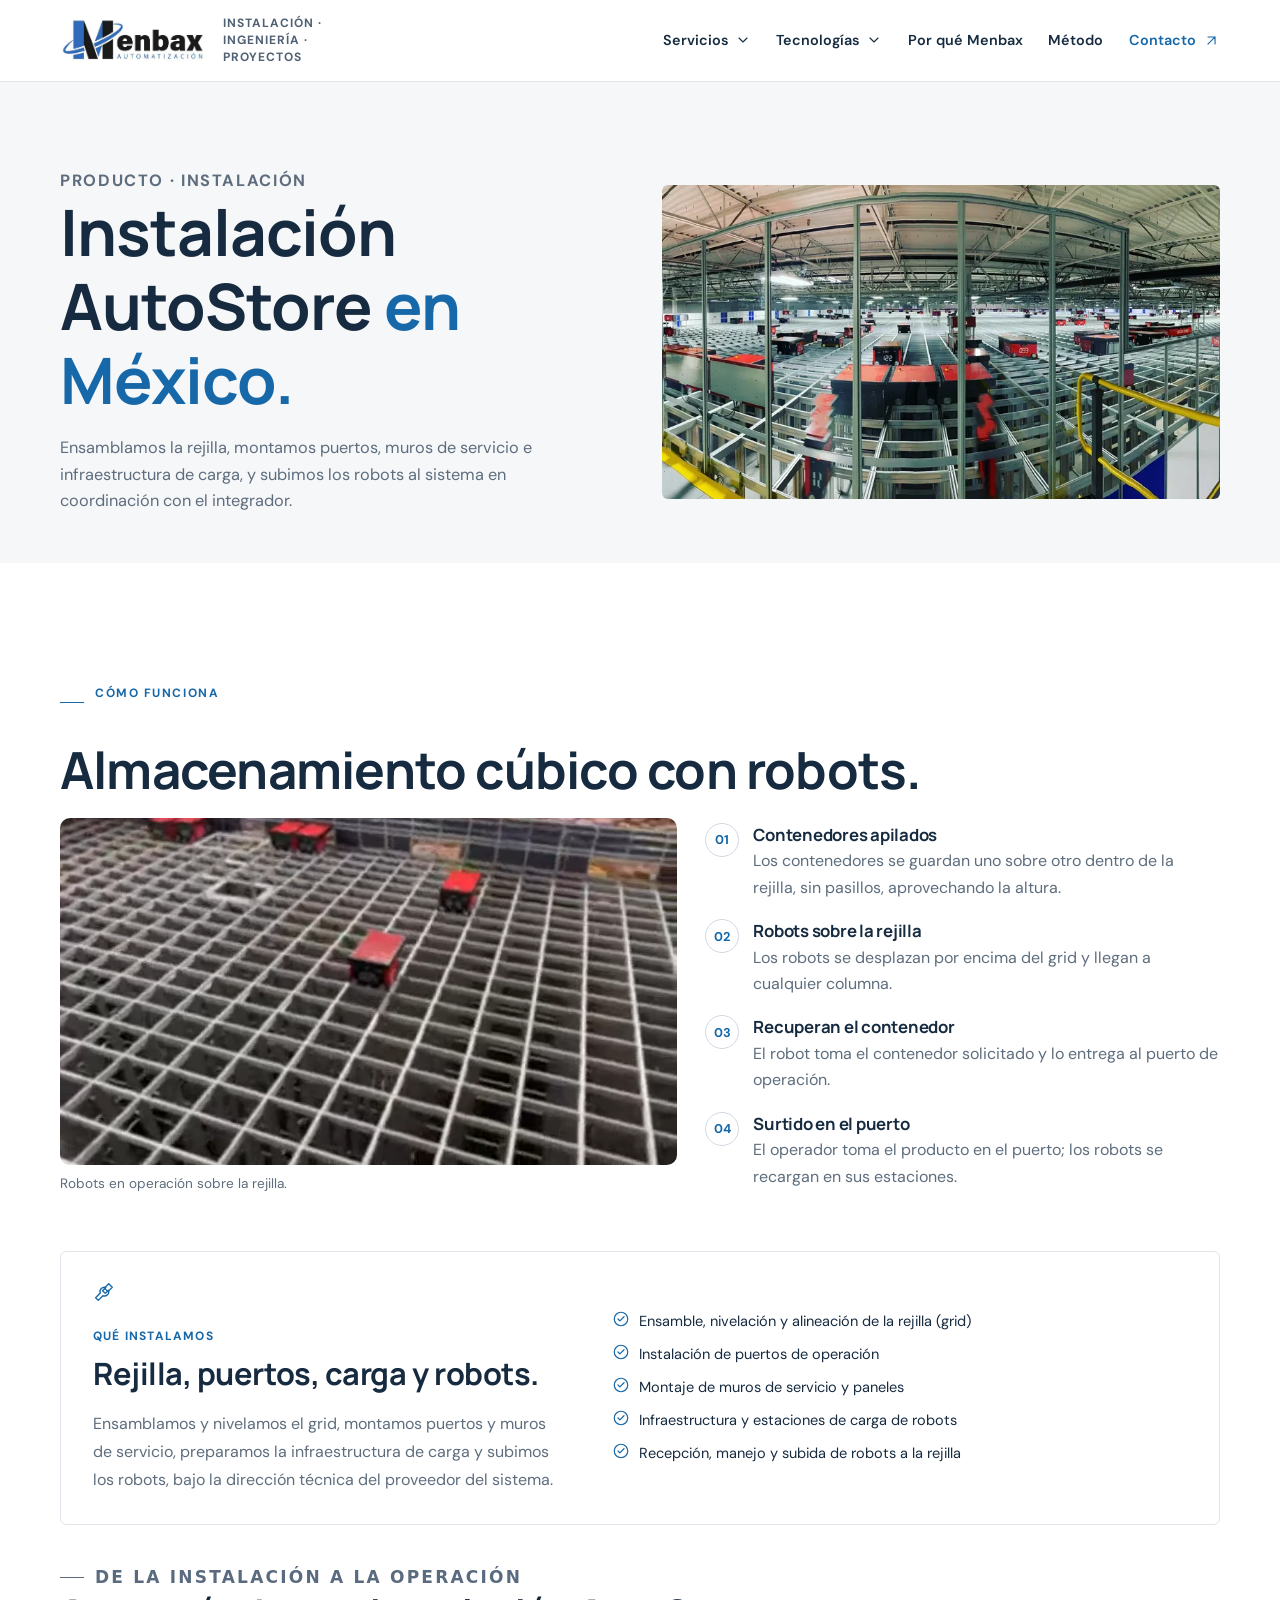
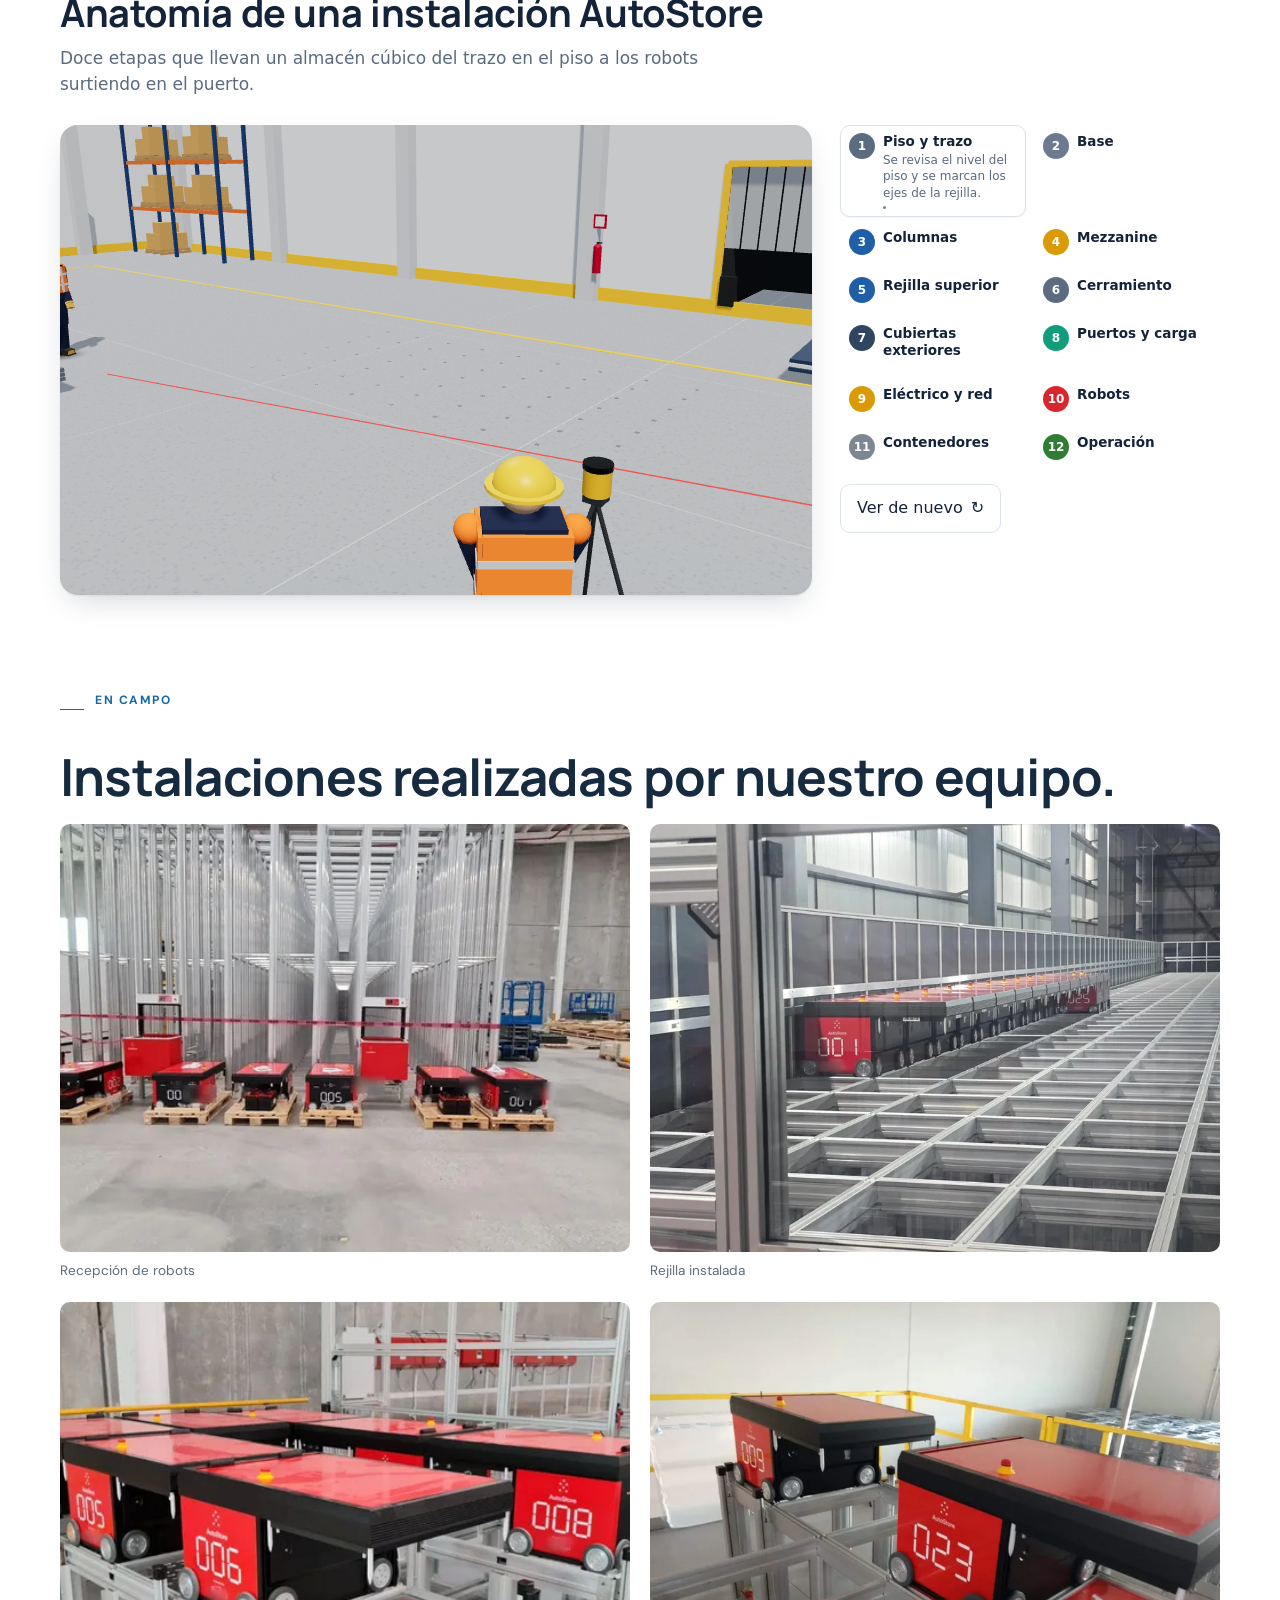
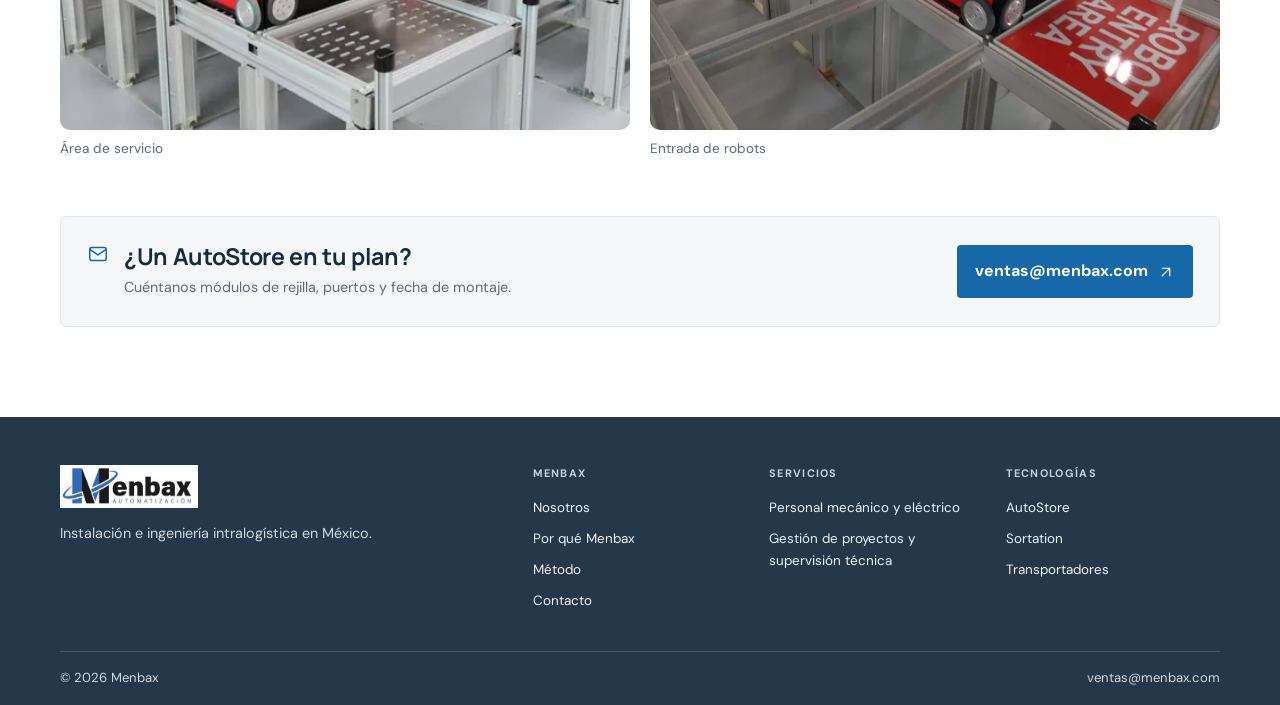
<file: tecnologias/almacenamiento.html>
<!doctype html><html lang="es-MX"><head><meta charset="utf-8"><meta name="viewport" content="width=device-width,initial-scale=1"><meta name="theme-color" content="#F6F7F9"><meta name="description" content="Instalación de sistemas AutoStore en México: rejilla, puertos, muros de servicio, carga y robots."><title>Instalación AutoStore | Menbax</title><link rel="stylesheet" href="../styles.css?v=5d"><link rel="stylesheet" href="../assets/anatomia-autostore/anatomia-autostore.css?v=5d"><link rel="icon" href="../assets/favicon.svg" type="image/svg+xml"><script src="../app.js?v=5d" defer></script></head><body><a class="skip" href="#contenido">Ir al contenido</a><header class="site-header"><div class="container header-row"><a class="brand" href="../index.html" aria-label="Menbax, inicio"><img src="../assets/logo-menbax-original.jpg" alt="Menbax Automatización" width="698" height="219"><span>INSTALACIÓN · INGENIERÍA · PROYECTOS</span></a><button class="menu-button" type="button" aria-expanded="false" aria-controls="nav" aria-label="Abrir menú"><i></i><i></i><i></i></button><nav class="nav" id="nav" aria-label="Navegación principal"><div class="nav-group"><button class="nav-trigger" aria-expanded="false" aria-controls="servicios-menu">Servicios <svg aria-hidden="true"><use href="../assets/icons.svg#chevron-down"></use></svg></button><div class="dropdown" id="servicios-menu" role="group" hidden><a href="../servicios.html#instalacion-mecanica">Personal mecánico y eléctrico</a><a href="../servicios.html#controles">Controles y puesta en marcha</a><a href="../servicios.html#tableros">Armado de tableros e integración eléctrica</a><a href="../servicios.html#compras">Compras y gestión de materiales</a><a href="../servicios.html#supervision">Gestión de proyectos y supervisión técnica</a><a href="../servicios.html#seguridad">Seguridad</a></div></div><div class="nav-group"><button class="nav-trigger" aria-expanded="false" aria-controls="tecnologias-menu">Tecnologías <svg aria-hidden="true"><use href="../assets/icons.svg#chevron-down"></use></svg></button><div class="dropdown" id="tecnologias-menu" role="group" hidden><a href="../tecnologias/almacenamiento.html">AutoStore</a><a href="../tecnologias/sortation.html">Sortation</a><a href="../tecnologias/transportadores.html">Transportadores</a></div></div><a href="../index.html#por-que">Por qué Menbax</a><a href="../index.html#metodo">Método</a><a class="nav-contact" href="../index.html#contacto">Contacto <svg aria-hidden="true"><use href="../assets/icons.svg#arrow-up-right"></use></svg></a></nav></div></header><main id="contenido"><section class="page-hero tech-page-hero"><div class="container page-hero-layout"><div><p class="detail-tag">PRODUCTO · INSTALACIÓN</p><h1>Instalación AutoStore <em>en México.</em></h1><p>Ensamblamos la rejilla, montamos puertos, muros de servicio e infraestructura de carga, y subimos los robots al sistema en coordinación con el integrador.</p></div><img src="../assets/img/autostore/autostore-grid-panorama-1600.webp" srcset="../assets/img/autostore/autostore-grid-panorama-800.webp 800w, ../assets/img/autostore/autostore-grid-panorama-1600.webp 1600w" sizes="(max-width: 760px) 100vw, 48vw" alt="Rejilla AutoStore instalada con robots en operación." decoding="async" width="1600" height="900"></div></section><section class="container tech-detail"><section class="as-como"><div class="section-kicker"><p>CÓMO FUNCIONA</p></div><h2>Almacenamiento cúbico con robots.</h2><div class="as-como-grid"><figure class="as-video"><video autoplay muted loop playsinline preload="metadata" poster="../assets/img/autostore/autostore-grid-loop.jpg" aria-label="Robots desplazándose sobre la rejilla de un sistema AutoStore"><source src="../assets/img/autostore/autostore-grid-loop.webm" type="video/webm"><source src="../assets/img/autostore/autostore-grid-loop.mp4" type="video/mp4"></video><figcaption>Robots en operación sobre la rejilla.</figcaption></figure><ol class="as-pasos"><li><span>01</span><div><h3>Contenedores apilados</h3><p>Los contenedores se guardan uno sobre otro dentro de la rejilla, sin pasillos, aprovechando la altura.</p></div></li><li><span>02</span><div><h3>Robots sobre la rejilla</h3><p>Los robots se desplazan por encima del grid y llegan a cualquier columna.</p></div></li><li><span>03</span><div><h3>Recuperan el contenedor</h3><p>El robot toma el contenedor solicitado y lo entrega al puerto de operación.</p></div></li><li><span>04</span><div><h3>Surtido en el puerto</h3><p>El operador toma el producto en el puerto; los robots se recargan en sus estaciones.</p></div></li></ol></div></section><div class="tech-facts"><div class="tech-facts-copy"><svg aria-hidden="true"><use href="../assets/icons.svg#tools"></use></svg><p class="detail-tag">QUÉ INSTALAMOS</p><h2>Rejilla, puertos, carga y robots.</h2><p>Ensamblamos y nivelamos el grid, montamos puertos y muros de servicio, preparamos la infraestructura de carga y subimos los robots, bajo la dirección técnica del proveedor del sistema.</p></div><ul><li><svg aria-hidden="true"><use href="../assets/icons.svg#circle-check"></use></svg>Ensamble, nivelación y alineación de la rejilla (grid)</li><li><svg aria-hidden="true"><use href="../assets/icons.svg#circle-check"></use></svg>Instalación de puertos de operación</li><li><svg aria-hidden="true"><use href="../assets/icons.svg#circle-check"></use></svg>Montaje de muros de servicio y paneles</li><li><svg aria-hidden="true"><use href="../assets/icons.svg#circle-check"></use></svg>Infraestructura y estaciones de carga de robots</li><li><svg aria-hidden="true"><use href="../assets/icons.svg#circle-check"></use></svg>Recepción, manejo y subida de robots a la rejilla</li></ul></div><section class="as3d container" aria-labelledby="as3d-titulo">
    <header class="as3d-head">
      <p class="as3d-eyebrow">De la instalación a la operación</p>
      <h2 id="as3d-titulo">Anatomía de una instalación AutoStore</h2>
      <p>Doce etapas que llevan un almacén cúbico del trazo en el piso a los robots surtiendo en el puerto.</p>
    </header>
    <div class="as3d-grid">
      <div class="as3d-stage">
        <canvas role="img" aria-label="Animación 3D de la instalación de un sistema AutoStore: piso, base, columnas, mezzanine, rejilla, cerramiento, cubiertas, puertos, eléctrico, contenedores, robots y operación."></canvas>
        <img class="as3d-fallback" src="../assets/anatomia-autostore/final.png" alt="Sistema AutoStore instalado: rejilla de aluminio con contenedores grises, robots rojos sobre los rieles, puerto de operación y mezzanine de servicio.">
      </div>
      <div class="as3d-panel">
        <ol class="as3d-steps" aria-label="Etapas de la instalación"></ol>
        <button type="button" class="as3d-replay">Ver de nuevo <span aria-hidden="true">↻</span></button>
      </div>
    </div>
  </section><section class="as-galeria"><div class="section-kicker"><p>EN CAMPO</p></div><h2>Instalaciones realizadas por nuestro equipo.</h2><div class="as-gal-grid"><figure><img src="../assets/img/autostore/autostore-robots-instalacion-1600.webp" srcset="../assets/img/autostore/autostore-robots-instalacion-800.webp 800w, ../assets/img/autostore/autostore-robots-instalacion-1600.webp 1600w" sizes="(max-width: 640px) 100vw, 50vw" alt="Robots en tarimas, listos para subir a la rejilla." loading="lazy" decoding="async" width="1600" height="747"><figcaption>Recepción de robots</figcaption></figure><figure><img src="../assets/img/autostore/autostore-grid-robot-1600.webp" srcset="../assets/img/autostore/autostore-grid-robot-800.webp 800w, ../assets/img/autostore/autostore-grid-robot-1600.webp 1600w" sizes="(max-width: 640px) 100vw, 50vw" alt="Rejilla instalada con robot en operación." loading="lazy" decoding="async" width="1600" height="1200"><figcaption>Rejilla instalada</figcaption></figure><figure><img src="../assets/img/autostore/autostore-robots-servicio-1600.webp" srcset="../assets/img/autostore/autostore-robots-servicio-800.webp 800w, ../assets/img/autostore/autostore-robots-servicio-1600.webp 1600w" sizes="(max-width: 640px) 100vw, 50vw" alt="Robots en el área de servicio de la rejilla." loading="lazy" decoding="async" width="1600" height="747"><figcaption>Área de servicio</figcaption></figure><figure><img src="../assets/img/autostore/autostore-robot-entrada-1600.webp" srcset="../assets/img/autostore/autostore-robot-entrada-800.webp 800w, ../assets/img/autostore/autostore-robot-entrada-1600.webp 1600w" sizes="(max-width: 640px) 100vw, 50vw" alt="Robot en la zona de entrada a la rejilla." loading="lazy" decoding="async" width="1152" height="864"><figcaption>Entrada de robots</figcaption></figure></div></section><div class="page-cta"><div><svg aria-hidden="true"><use href="../assets/icons.svg#mail"></use></svg><div><h2>¿Un AutoStore en tu plan?</h2><p>Cuéntanos módulos de rejilla, puertos y fecha de montaje.</p></div></div><a class="button button-orange" href="mailto:ventas@menbax.com?subject=Instalaci%C3%B3n%20AutoStore">ventas@menbax.com <svg aria-hidden="true"><use href="../assets/icons.svg#arrow-up-right"></use></svg></a></div></section></main><footer class="site-footer"><div class="container footer-main"><div class="footer-brand-block"><a href="../index.html" aria-label="Menbax, inicio"><img src="../assets/logo-menbax-original.jpg" alt="Menbax Automatización" width="698" height="219"></a><p>Instalación e ingeniería intralogística en México.</p></div><div class="footer-links"><div><b>MENBAX</b><a href="../index.html#nosotros">Nosotros</a><a href="../index.html#por-que">Por qué Menbax</a><a href="../index.html#metodo">Método</a><a href="../index.html#contacto">Contacto</a></div><div><b>SERVICIOS</b><a href="../servicios.html#instalacion-mecanica">Personal mecánico y eléctrico</a><a href="../servicios.html#supervision">Gestión de proyectos y supervisión técnica</a></div><div><b>TECNOLOGÍAS</b><a href="../tecnologias/almacenamiento.html">AutoStore</a><a href="../tecnologias/sortation.html">Sortation</a><a href="../tecnologias/transportadores.html">Transportadores</a></div></div></div><div class="container footer-bottom"><span>© <span id="year">2026</span> Menbax</span><a href="mailto:ventas@menbax.com">ventas@menbax.com</a></div></footer><script type="module">
    import { iniciarAnatomiaAutoStore } from '../assets/anatomia-autostore/anatomia-autostore.js?v=5d';
    const root = document.querySelector('.as3d');
    const gl = document.createElement('canvas').getContext('webgl2') || document.createElement('canvas').getContext('webgl');
    if (!gl) root.querySelector('.as3d-stage').classList.add('is-fallback');
    else root.as3d = iniciarAnatomiaAutoStore(root);
  </script></body></html>
</file>
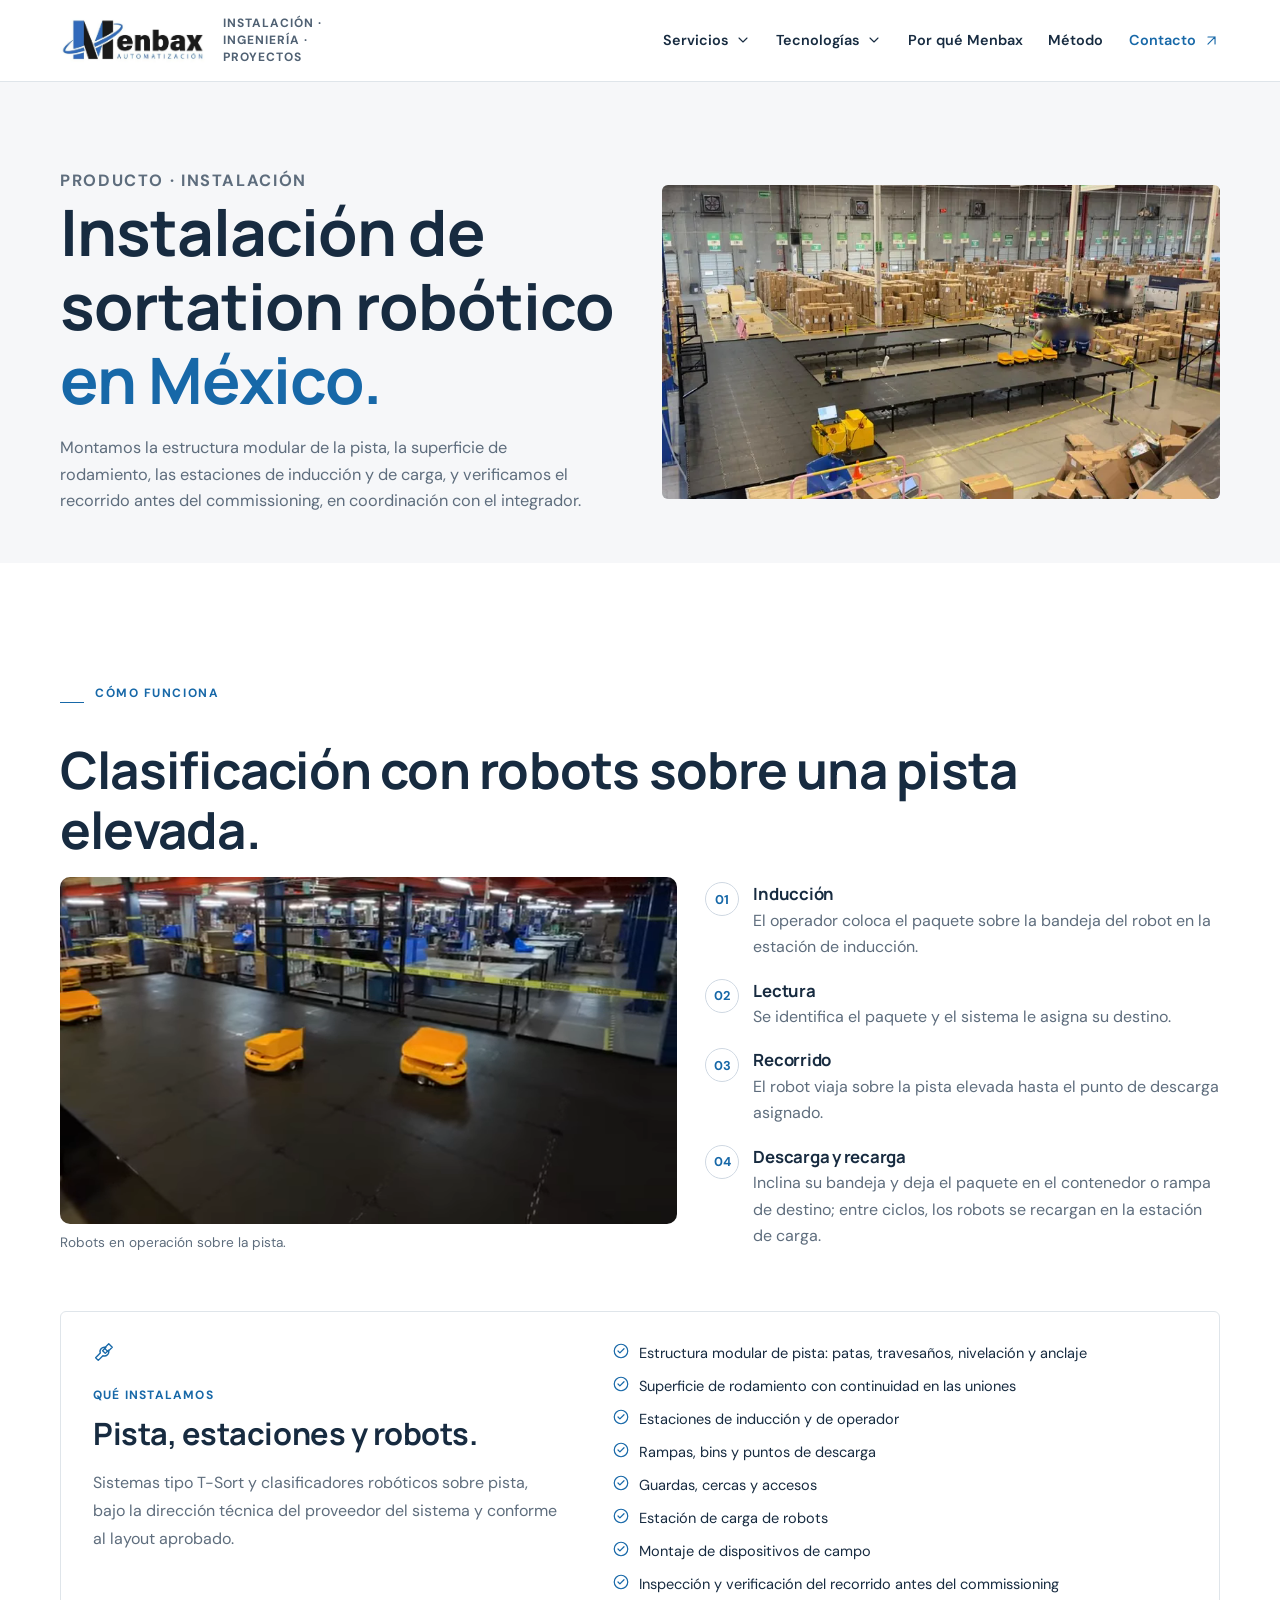
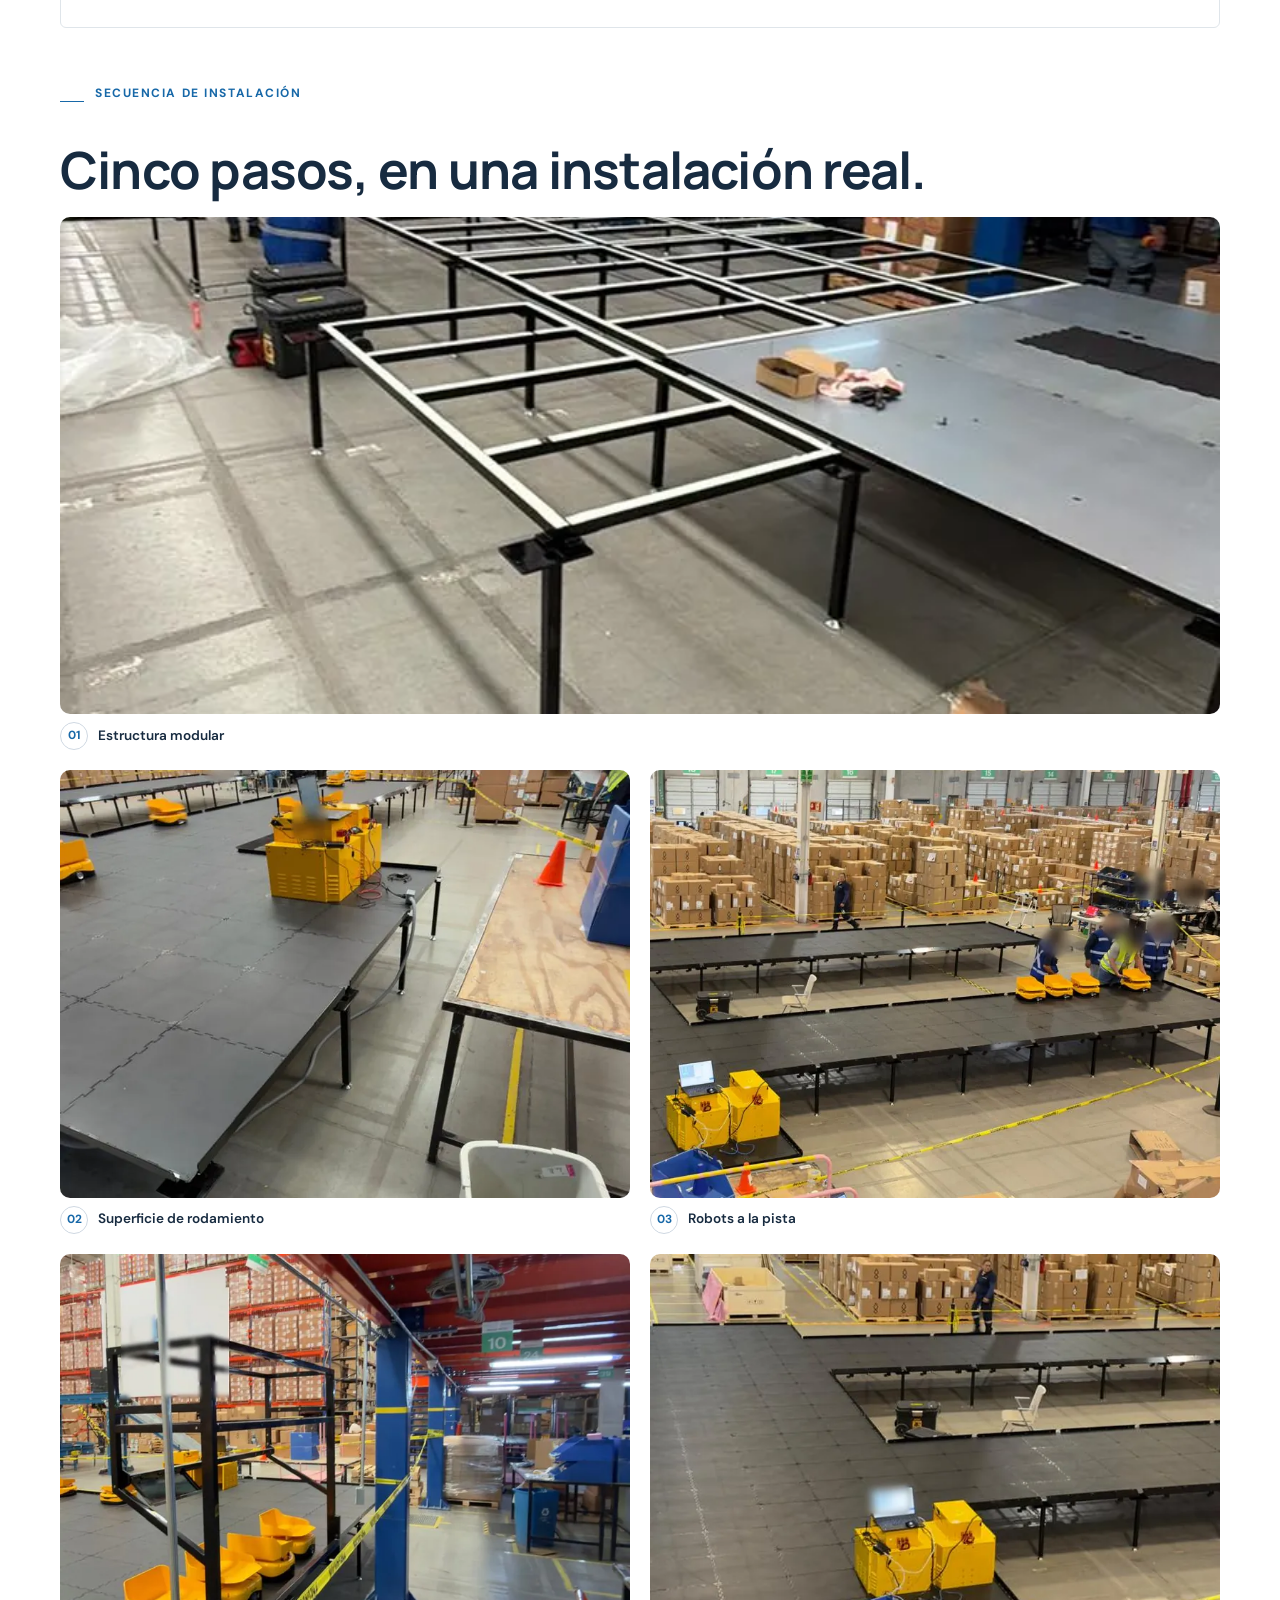
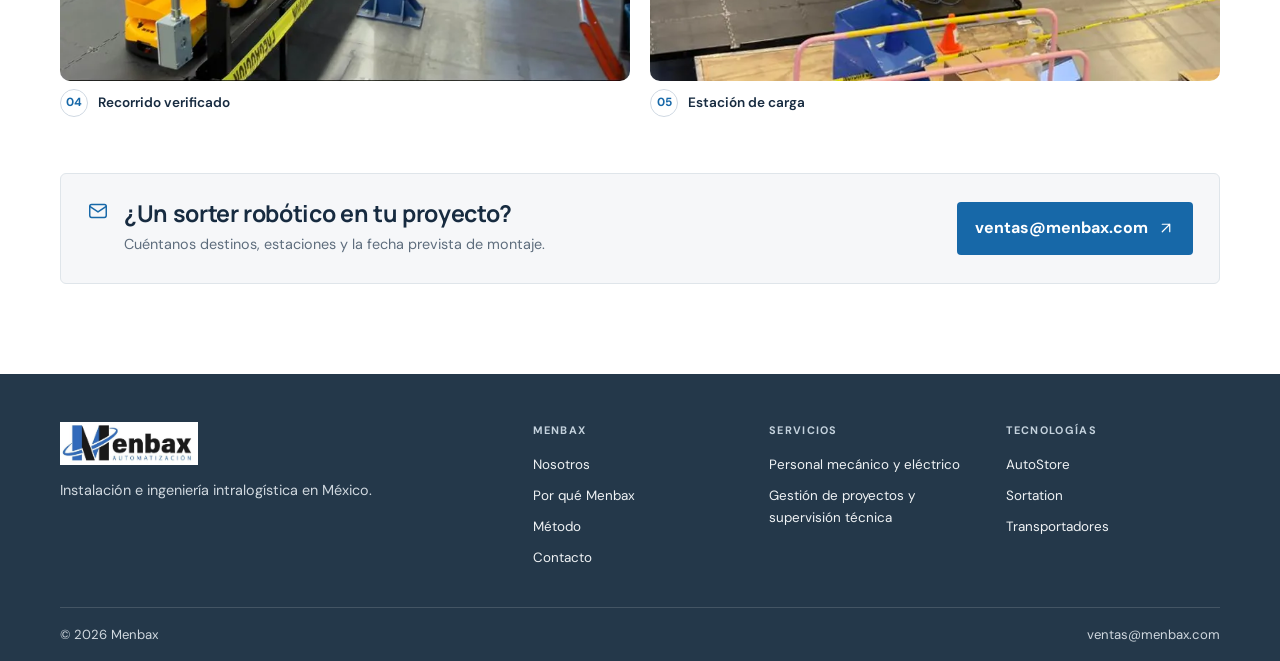
<file: tecnologias/sortation.html>
<!doctype html><html lang="es-MX"><head><meta charset="utf-8"><meta name="viewport" content="width=device-width,initial-scale=1"><meta name="theme-color" content="#F6F7F9"><meta name="description" content="Instalación de sistemas de sortation robótico (T-Sort) en México: estructura de pista, superficie de rodamiento, estaciones de inducción y carga."><title>Instalación de sortation robótico | Menbax</title><link rel="stylesheet" href="../styles.css?v=5d"><link rel="icon" href="../assets/favicon.svg" type="image/svg+xml"><style>@media (prefers-reduced-motion:reduce){.as-video{background-image:url(../assets/img/tsort/tsort-loop.jpg)}}</style><script src="../app.js?v=5d" defer></script></head><body><a class="skip" href="#contenido">Ir al contenido</a><header class="site-header"><div class="container header-row"><a class="brand" href="../index.html" aria-label="Menbax, inicio"><img src="../assets/logo-menbax-original.jpg" alt="Menbax Automatización" width="698" height="219"><span>INSTALACIÓN · INGENIERÍA · PROYECTOS</span></a><button class="menu-button" type="button" aria-expanded="false" aria-controls="nav" aria-label="Abrir menú"><i></i><i></i><i></i></button><nav class="nav" id="nav" aria-label="Navegación principal"><div class="nav-group"><button class="nav-trigger" aria-expanded="false" aria-controls="servicios-menu">Servicios <svg aria-hidden="true"><use href="../assets/icons.svg#chevron-down"></use></svg></button><div class="dropdown" id="servicios-menu" role="group" hidden><a href="../servicios.html#instalacion-mecanica">Personal mecánico y eléctrico</a><a href="../servicios.html#controles">Controles y puesta en marcha</a><a href="../servicios.html#tableros">Armado de tableros e integración eléctrica</a><a href="../servicios.html#compras">Compras y gestión de materiales</a><a href="../servicios.html#supervision">Gestión de proyectos y supervisión técnica</a><a href="../servicios.html#seguridad">Seguridad</a></div></div><div class="nav-group"><button class="nav-trigger" aria-expanded="false" aria-controls="tecnologias-menu">Tecnologías <svg aria-hidden="true"><use href="../assets/icons.svg#chevron-down"></use></svg></button><div class="dropdown" id="tecnologias-menu" role="group" hidden><a href="../tecnologias/almacenamiento.html">AutoStore</a><a href="../tecnologias/sortation.html">Sortation</a><a href="../tecnologias/transportadores.html">Transportadores</a></div></div><a href="../index.html#por-que">Por qué Menbax</a><a href="../index.html#metodo">Método</a><a class="nav-contact" href="../index.html#contacto">Contacto <svg aria-hidden="true"><use href="../assets/icons.svg#arrow-up-right"></use></svg></a></nav></div></header><main id="contenido"><section class="page-hero tech-page-hero"><div class="container page-hero-layout"><div><p class="detail-tag">PRODUCTO · INSTALACIÓN</p><h1>Instalación de sortation robótico <em>en México.</em></h1><p>Montamos la estructura modular de la pista, la superficie de rodamiento, las estaciones de inducción y de carga, y verificamos el recorrido antes del commissioning, en coordinación con el integrador.</p></div><img src="../assets/img/tsort/tsort-vista-general-1600.webp" srcset="../assets/img/tsort/tsort-vista-general-800.webp 800w, ../assets/img/tsort/tsort-vista-general-1600.webp 1600w" sizes="(max-width: 760px) 100vw, 48vw" alt="Vista elevada de una pista de sortation robótico instalada, con robots y estación de carga." decoding="async" width="1600" height="900"></div></section><section class="container tech-detail"><section class="as-como"><div class="section-kicker"><p>CÓMO FUNCIONA</p></div><h2>Clasificación con robots sobre una pista elevada.</h2><div class="as-como-grid"><figure class="as-video"><video autoplay muted loop playsinline preload="metadata" poster="../assets/img/tsort/tsort-loop.jpg" aria-label="Robots de clasificación desplazándose sobre la pista de un sistema tipo T-Sort"><source src="../assets/img/tsort/tsort-loop.webm" type="video/webm"><source src="../assets/img/tsort/tsort-loop.mp4" type="video/mp4"></video><figcaption>Robots en operación sobre la pista.</figcaption></figure><ol class="as-pasos"><li><span>01</span><div><h3>Inducción</h3><p>El operador coloca el paquete sobre la bandeja del robot en la estación de inducción.</p></div></li><li><span>02</span><div><h3>Lectura</h3><p>Se identifica el paquete y el sistema le asigna su destino.</p></div></li><li><span>03</span><div><h3>Recorrido</h3><p>El robot viaja sobre la pista elevada hasta el punto de descarga asignado.</p></div></li><li><span>04</span><div><h3>Descarga y recarga</h3><p>Inclina su bandeja y deja el paquete en el contenedor o rampa de destino; entre ciclos, los robots se recargan en la estación de carga.</p></div></li></ol></div></section><div class="tech-facts"><div class="tech-facts-copy"><svg aria-hidden="true"><use href="../assets/icons.svg#tools"></use></svg><p class="detail-tag">QUÉ INSTALAMOS</p><h2>Pista, estaciones y robots.</h2><p>Sistemas tipo T-Sort y clasificadores robóticos sobre pista, bajo la dirección técnica del proveedor del sistema y conforme al layout aprobado.</p></div><ul><li><svg aria-hidden="true"><use href="../assets/icons.svg#circle-check"></use></svg>Estructura modular de pista: patas, travesaños, nivelación y anclaje</li><li><svg aria-hidden="true"><use href="../assets/icons.svg#circle-check"></use></svg>Superficie de rodamiento con continuidad en las uniones</li><li><svg aria-hidden="true"><use href="../assets/icons.svg#circle-check"></use></svg>Estaciones de inducción y de operador</li><li><svg aria-hidden="true"><use href="../assets/icons.svg#circle-check"></use></svg>Rampas, bins y puntos de descarga</li><li><svg aria-hidden="true"><use href="../assets/icons.svg#circle-check"></use></svg>Guardas, cercas y accesos</li><li><svg aria-hidden="true"><use href="../assets/icons.svg#circle-check"></use></svg>Estación de carga de robots</li><li><svg aria-hidden="true"><use href="../assets/icons.svg#circle-check"></use></svg>Montaje de dispositivos de campo</li><li><svg aria-hidden="true"><use href="../assets/icons.svg#circle-check"></use></svg>Inspección y verificación del recorrido antes del commissioning</li></ul></div><section class="as-galeria secuencia"><div class="section-kicker"><p>SECUENCIA DE INSTALACIÓN</p></div><h2>Cinco pasos, en una instalación real.</h2><div class="as-gal-grid"><figure><img src="../assets/img/tsort/tsort-estructura-1600.webp" srcset="../assets/img/tsort/tsort-estructura-800.webp 800w, ../assets/img/tsort/tsort-estructura-1600.webp 1600w" sizes="(max-width: 640px) 100vw, 50vw" alt="Marcos y patas de la estructura modular de la pista durante el montaje." loading="lazy" decoding="async" width="1600" height="1200"><figcaption><b>01</b>Estructura modular</figcaption></figure><figure><img src="../assets/img/tsort/tsort-pista-1600.webp" srcset="../assets/img/tsort/tsort-pista-800.webp 800w, ../assets/img/tsort/tsort-pista-1600.webp 1600w" sizes="(max-width: 640px) 100vw, 50vw" alt="Superficie de rodamiento terminada sobre la estructura de la pista." loading="lazy" decoding="async" width="1600" height="1200"><figcaption><b>02</b>Superficie de rodamiento</figcaption></figure><figure><img src="../assets/img/tsort/tsort-puesta-robots-1600.webp" srcset="../assets/img/tsort/tsort-puesta-robots-800.webp 800w, ../assets/img/tsort/tsort-puesta-robots-1600.webp 1600w" sizes="(max-width: 640px) 100vw, 50vw" alt="Técnicos colocando los robots sobre la pista instalada." loading="lazy" decoding="async" width="1600" height="1200"><figcaption><b>03</b>Robots a la pista</figcaption></figure><figure><img src="../assets/img/tsort/tsort-robots-1600.webp" srcset="../assets/img/tsort/tsort-robots-800.webp 800w, ../assets/img/tsort/tsort-robots-1600.webp 1600w" sizes="(max-width: 640px) 100vw, 50vw" alt="Robots de clasificación sobre la pista junto a la estructura de inducción." loading="lazy" decoding="async" width="1600" height="1201"><figcaption><b>04</b>Recorrido verificado</figcaption></figure><figure><img src="../assets/img/tsort/tsort-estacion-carga-1600.webp" srcset="../assets/img/tsort/tsort-estacion-carga-800.webp 800w, ../assets/img/tsort/tsort-estacion-carga-1600.webp 1600w" sizes="(max-width: 640px) 100vw, 50vw" alt="Estación de carga de robots instalada junto a la pista." loading="lazy" decoding="async" width="1600" height="1200"><figcaption><b>05</b>Estación de carga</figcaption></figure></div></section><div class="page-cta"><div><svg aria-hidden="true"><use href="../assets/icons.svg#mail"></use></svg><div><h2>¿Un sorter robótico en tu proyecto?</h2><p>Cuéntanos destinos, estaciones y la fecha prevista de montaje.</p></div></div><a class="button button-orange" href="mailto:ventas@menbax.com?subject=Instalaci%C3%B3n%20de%20sortation">ventas@menbax.com <svg aria-hidden="true"><use href="../assets/icons.svg#arrow-up-right"></use></svg></a></div></section></main><footer class="site-footer"><div class="container footer-main"><div class="footer-brand-block"><a href="../index.html" aria-label="Menbax, inicio"><img src="../assets/logo-menbax-original.jpg" alt="Menbax Automatización" width="698" height="219"></a><p>Instalación e ingeniería intralogística en México.</p></div><div class="footer-links"><div><b>MENBAX</b><a href="../index.html#nosotros">Nosotros</a><a href="../index.html#por-que">Por qué Menbax</a><a href="../index.html#metodo">Método</a><a href="../index.html#contacto">Contacto</a></div><div><b>SERVICIOS</b><a href="../servicios.html#instalacion-mecanica">Personal mecánico y eléctrico</a><a href="../servicios.html#supervision">Gestión de proyectos y supervisión técnica</a></div><div><b>TECNOLOGÍAS</b><a href="../tecnologias/almacenamiento.html">AutoStore</a><a href="../tecnologias/sortation.html">Sortation</a><a href="../tecnologias/transportadores.html">Transportadores</a></div></div></div><div class="container footer-bottom"><span>© <span id="year">2026</span> Menbax</span><a href="mailto:ventas@menbax.com">ventas@menbax.com</a></div></footer></body></html>
</file>
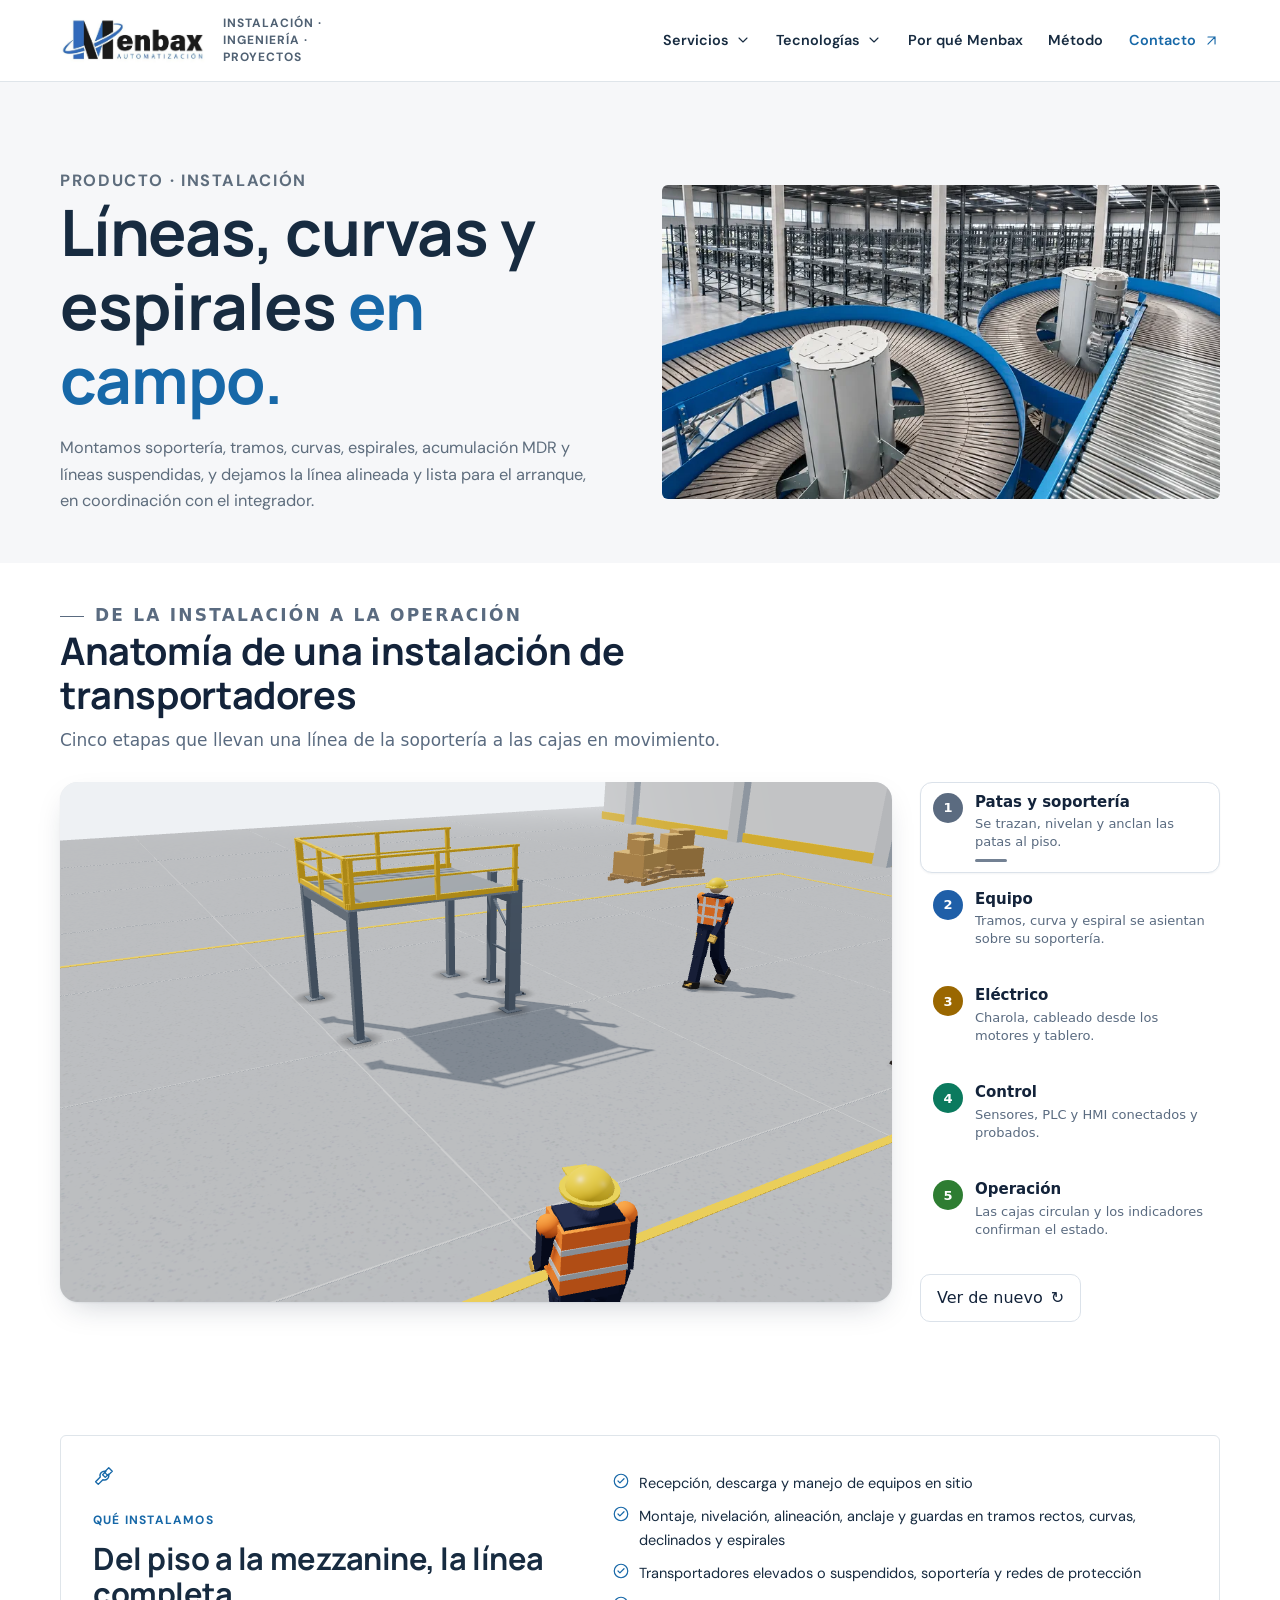
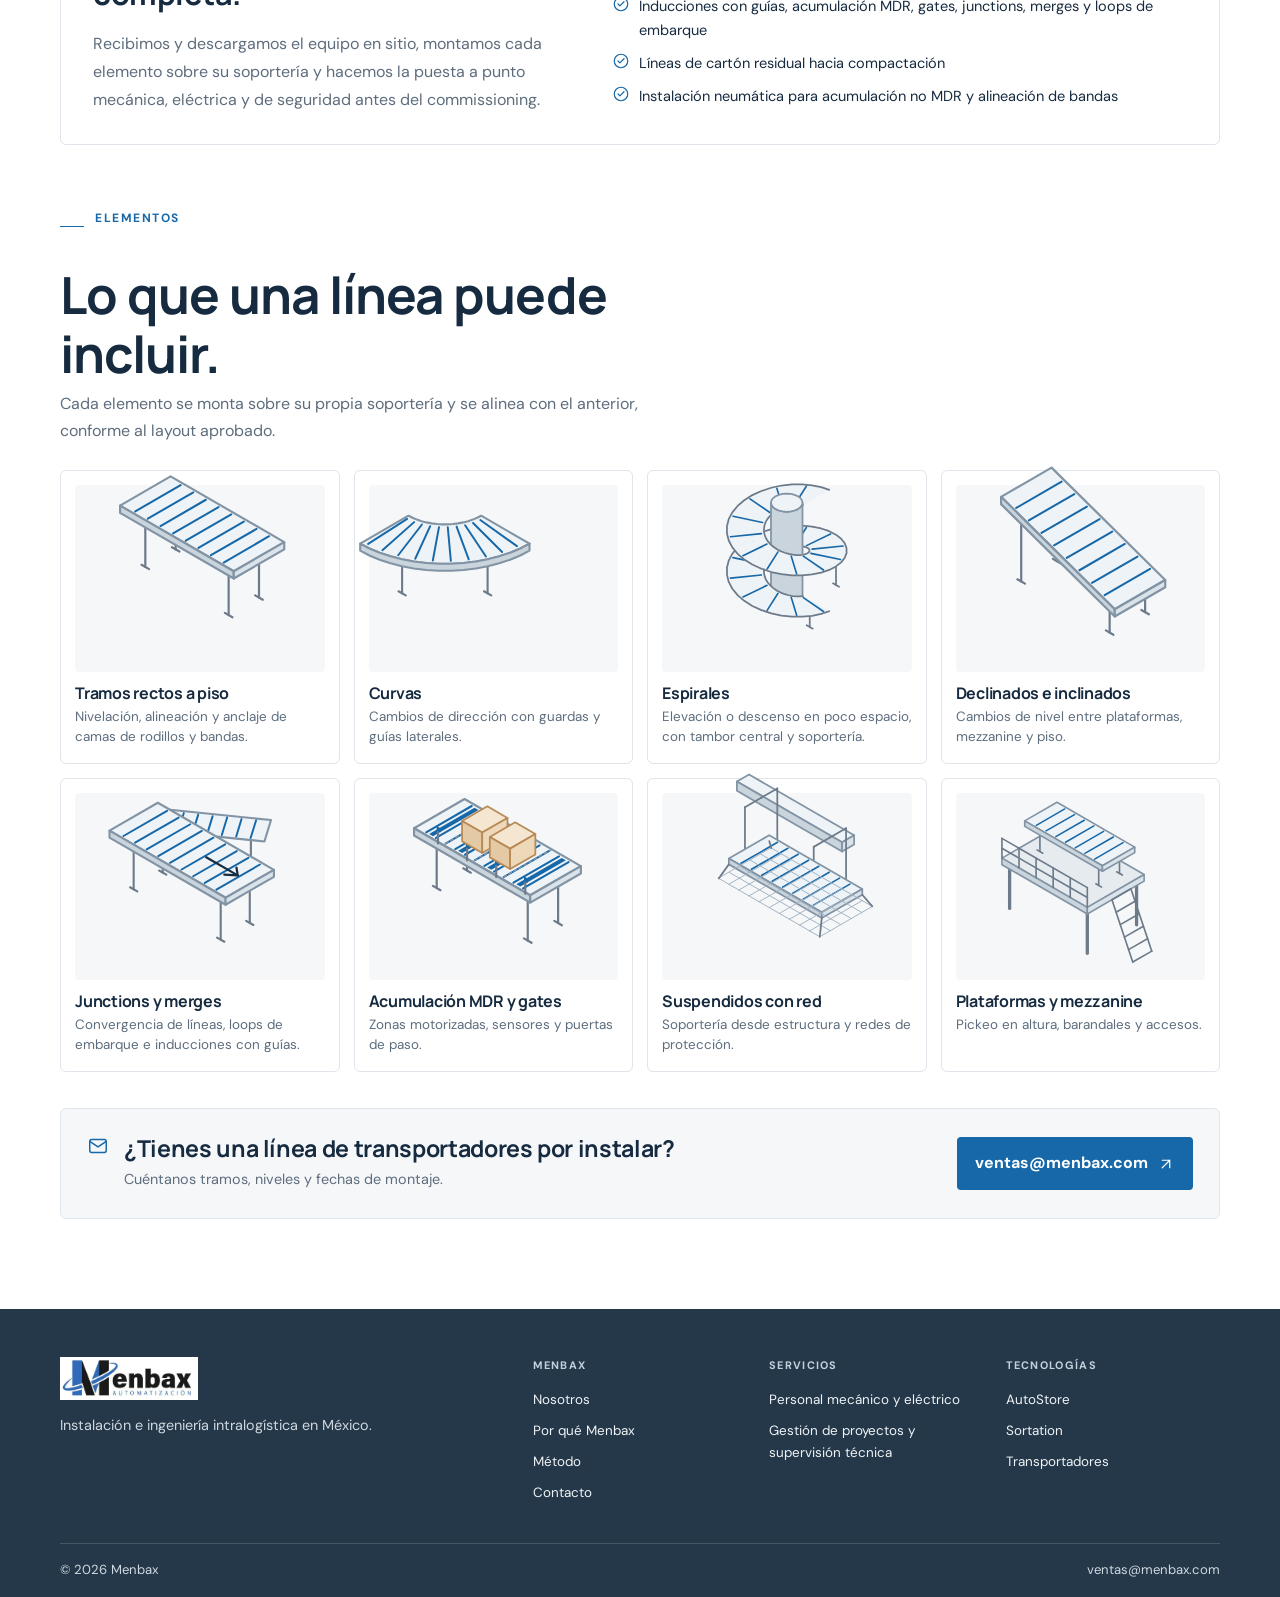
<file: tecnologias/transportadores.html>
<!doctype html><html lang="es-MX"><head><meta charset="utf-8"><meta name="viewport" content="width=device-width,initial-scale=1"><meta name="theme-color" content="#F6F7F9"><meta name="description" content="Instalación y apoyo de Menbax para transportadores en proyectos intralogísticos."><title>Transportadores | Menbax</title><link rel="stylesheet" href="../styles.css?v=5d"><link rel="stylesheet" href="../assets/anatomia3d/anatomia3d.css?v=5d"><link rel="icon" href="../assets/favicon.svg" type="image/svg+xml"><script src="../app.js?v=5d" defer></script></head><body><a class="skip" href="#contenido">Ir al contenido</a><header class="site-header"><div class="container header-row"><a class="brand" href="../index.html" aria-label="Menbax, inicio"><img src="../assets/logo-menbax-original.jpg" alt="Menbax Automatización" width="698" height="219"><span>INSTALACIÓN · INGENIERÍA · PROYECTOS</span></a><button class="menu-button" type="button" aria-expanded="false" aria-controls="nav" aria-label="Abrir menú"><i></i><i></i><i></i></button><nav class="nav" id="nav" aria-label="Navegación principal"><div class="nav-group"><button class="nav-trigger" aria-expanded="false" aria-controls="servicios-menu">Servicios <svg aria-hidden="true"><use href="../assets/icons.svg#chevron-down"></use></svg></button><div class="dropdown" id="servicios-menu" role="group" hidden><a href="../servicios.html#instalacion-mecanica">Personal mecánico y eléctrico</a><a href="../servicios.html#controles">Controles y puesta en marcha</a><a href="../servicios.html#tableros">Armado de tableros e integración eléctrica</a><a href="../servicios.html#compras">Compras y gestión de materiales</a><a href="../servicios.html#supervision">Gestión de proyectos y supervisión técnica</a><a href="../servicios.html#seguridad">Seguridad</a></div></div><div class="nav-group"><button class="nav-trigger" aria-expanded="false" aria-controls="tecnologias-menu">Tecnologías <svg aria-hidden="true"><use href="../assets/icons.svg#chevron-down"></use></svg></button><div class="dropdown" id="tecnologias-menu" role="group" hidden><a href="../tecnologias/almacenamiento.html">AutoStore</a><a href="../tecnologias/sortation.html">Sortation</a><a href="../tecnologias/transportadores.html">Transportadores</a></div></div><a href="../index.html#por-que">Por qué Menbax</a><a href="../index.html#metodo">Método</a><a class="nav-contact" href="../index.html#contacto">Contacto <svg aria-hidden="true"><use href="../assets/icons.svg#arrow-up-right"></use></svg></a></nav></div></header><main id="contenido"><section class="page-hero tech-page-hero"><div class="container page-hero-layout"><div><p class="detail-tag">PRODUCTO · INSTALACIÓN</p><h1>Líneas, curvas y espirales <em>en campo.</em></h1><p>Montamos soportería, tramos, curvas, espirales, acumulación MDR y líneas suspendidas, y dejamos la línea alineada y lista para el arranque, en coordinación con el integrador.</p></div><img src="../assets/img/conveyors.webp" srcset="../assets/img/conveyors-800.webp 800w, ../assets/img/conveyors.webp 1200w" sizes="(max-width: 760px) 100vw, 48vw" alt="Transportadores en una instalación industrial amplia y organizada." width="1200" height="675"></div></section><section class="an3d container" aria-labelledby="an3d-titulo">
    <header class="an3d-head">
      <p class="an3d-eyebrow">De la instalación a la operación</p>
      <h2 id="an3d-titulo">Anatomía de una instalación de transportadores</h2>
      <p>Cinco etapas que llevan una línea de la soportería a las cajas en movimiento.</p>
    </header>
    <div class="an3d-grid">
      <div class="an3d-stage">
        <canvas role="img" aria-label="Animación 3D de la instalación de una línea de transportadores: patas, tramos, curva, espiral, cableado, control y operación."></canvas>
        <img class="an3d-fallback" src="../assets/anatomia3d/final.png" alt="Línea de transportadores instalada: tramos rectos, curva, espiral, tablero eléctrico y cajas en movimiento.">
      </div>
      <div class="an3d-panel">
        <ol class="an3d-steps" aria-label="Etapas de la instalación"></ol>
        <button type="button" class="an3d-replay">Ver de nuevo <span aria-hidden="true">↻</span></button>
      </div>
    </div>
  </section><section class="container tech-detail"><div class="tech-facts"><div class="tech-facts-copy"><svg aria-hidden="true"><use href="../assets/icons.svg#tools"></use></svg><p class="detail-tag">QUÉ INSTALAMOS</p><h2>Del piso a la mezzanine, la línea completa.</h2><p>Recibimos y descargamos el equipo en sitio, montamos cada elemento sobre su soportería y hacemos la puesta a punto mecánica, eléctrica y de seguridad antes del commissioning.</p></div><ul><li><svg aria-hidden="true"><use href="../assets/icons.svg#circle-check"></use></svg>Recepción, descarga y manejo de equipos en sitio</li><li><svg aria-hidden="true"><use href="../assets/icons.svg#circle-check"></use></svg>Montaje, nivelación, alineación, anclaje y guardas en tramos rectos, curvas, declinados y espirales</li><li><svg aria-hidden="true"><use href="../assets/icons.svg#circle-check"></use></svg>Transportadores elevados o suspendidos, soportería y redes de protección</li><li><svg aria-hidden="true"><use href="../assets/icons.svg#circle-check"></use></svg>Inducciones con guías, acumulación MDR, gates, junctions, merges y loops de embarque</li><li><svg aria-hidden="true"><use href="../assets/icons.svg#circle-check"></use></svg>Líneas de cartón residual hacia compactación</li><li><svg aria-hidden="true"><use href="../assets/icons.svg#circle-check"></use></svg>Instalación neumática para acumulación no MDR y alineación de bandas</li></ul></div><section class="elementos"><div class="section-kicker"><p>ELEMENTOS</p></div><h2>Lo que una línea puede incluir.</h2><p>Cada elemento se monta sobre su propia soportería y se alinea con el anterior, conforme al layout aprobado.</p><div class="elementos-grid"><article class="elemento"><div class="elemento-fig"><svg viewBox="-60 -30 160 120" role="img" aria-hidden="true"><path class="pt-leg" d="M3.5,10.0 3.5,-25.0"/><path class="pt-leg" d="M0.9,8.5 6.1,11.5"/><path class="pt-leg" d="M-17.3,22.0 -17.3,-13.0"/><path class="pt-leg" d="M-19.9,20.5 -14.7,23.5"/><path class="pt-leg" d="M60.6,43.0 60.6,8.0"/><path class="pt-leg" d="M58.0,41.5 63.2,44.5"/><path class="pt-leg" d="M39.8,55.0 39.8,20.0"/><path class="pt-leg" d="M37.2,53.5 42.4,56.5"/><path class="pt-top" d="M0.0,-40.0 77.9,5.0 43.3,25.0 -34.6,-20.0 Z"/><path class="pt-side" d="M-34.6,-20.0 43.3,25.0 43.3,30.0 -34.6,-15.0 Z"/><path class="pt-side2" d="M77.9,5.0 43.3,25.0 43.3,30.0 77.9,10.0 Z"/><path class="pt-roll" d="M6.9,-34.0 -24.2,-16.0"/><path class="pt-roll" d="M15.6,-29.0 -15.6,-11.0"/><path class="pt-roll" d="M24.2,-24.0 -6.9,-6.0"/><path class="pt-roll" d="M32.9,-19.0 1.7,-1.0"/><path class="pt-roll" d="M41.6,-14.0 10.4,4.0"/><path class="pt-roll" d="M50.2,-9.0 19.1,9.0"/><path class="pt-roll" d="M58.9,-4.0 27.7,14.0"/><path class="pt-roll" d="M67.5,1.0 36.4,19.0"/></svg></div><h3>Tramos rectos a piso</h3><p>Nivelación, alineación y anclaje de camas de rodillos y bandas.</p></article>
<article class="elemento"><div class="elemento-fig"><svg viewBox="-50 -40 170 120" role="img" aria-hidden="true"><path class="pt-leg" d="M30.6,30.6 30.6,-4.4"/><path class="pt-leg" d="M28.0,29.1 33.2,32.1"/><path class="pt-leg" d="M-30.6,30.6 -30.6,-4.4"/><path class="pt-leg" d="M-33.2,29.1 -28.0,32.1"/><path class="pt-top" d="M60.6,-5.0 54.0,-1.5 46.7,1.5 38.9,4.1 30.7,6.2 22.2,7.8 13.4,8.9 4.5,9.4 -4.5,9.4 -13.4,8.9 -22.2,7.8 -30.7,6.2 -38.9,4.1 -46.7,1.5 -54.0,-1.5 -60.6,-5.0 -26.0,-25.0 -23.1,-23.5 -20.0,-22.2 -16.7,-21.1 -13.2,-20.2 -9.5,-19.5 -5.7,-19.0 -1.9,-18.8 1.9,-18.8 5.7,-19.0 9.5,-19.5 13.2,-20.2 16.7,-21.1 20.0,-22.2 23.1,-23.5 26.0,-25.0 Z"/><path class="pt-side" d="M60.6,-5.0 54.0,-1.5 46.7,1.5 38.9,4.1 30.7,6.2 22.2,7.8 13.4,8.9 4.5,9.4 -4.5,9.4 -13.4,8.9 -22.2,7.8 -30.7,6.2 -38.9,4.1 -46.7,1.5 -54.0,-1.5 -60.6,-5.0 -60.6,-0.0 -54.0,3.5 -46.7,6.5 -38.9,9.1 -30.7,11.2 -22.2,12.8 -13.4,13.9 -4.5,14.4 4.5,14.4 13.4,13.9 22.2,12.8 30.7,11.2 38.9,9.1 46.7,6.5 54.0,3.5 60.6,-0.0 Z"/><path class="pt-roll" d="M25.4,-21.9 51.6,-3.2"/><path class="pt-roll" d="M20.2,-19.8 41.0,1.0"/><path class="pt-roll" d="M14.5,-18.2 29.4,4.2"/><path class="pt-roll" d="M8.4,-17.2 17.1,6.3"/><path class="pt-roll" d="M2.1,-16.7 4.3,7.3"/><path class="pt-roll" d="M-4.2,-16.8 -8.6,7.1"/><path class="pt-roll" d="M-10.5,-17.5 -21.2,5.8"/><path class="pt-roll" d="M-16.4,-18.7 -33.4,3.3"/><path class="pt-roll" d="M-22.0,-20.4 -44.7,-0.3"/><path class="pt-roll" d="M-27.0,-22.7 -54.9,-4.8"/></svg></div><h3>Curvas</h3><p>Cambios de dirección con guardas y guías laterales.</p></article>
<article class="elemento"><div class="elemento-fig"><svg viewBox="-78 -92 156 150" role="img" aria-hidden="true"><path class="pt-leg" d="M19.7,24.4 19.7,15.4"/><path class="pt-leg" d="M17.1,22.9 22.3,25.9"/><path class="pt-leg" d="M42.2,-11.4 42.2,-46.9"/><path class="pt-leg" d="M39.6,-12.9 44.8,-9.9"/><path class="pt-band" d="M-51.2,-26.4 -49.7,-32.4 -18.9,-27.7 -19.5,-24.8 Z"/><path class="pt-band" d="M-49.7,-32.4 -46.6,-38.3 -17.8,-30.5 -18.9,-27.7 Z"/><path class="pt-band" d="M-46.6,-38.3 -42.1,-43.8 -16.1,-33.2 -17.8,-30.5 Z"/><path class="pt-band" d="M-42.1,-43.8 -36.4,-48.7 -13.9,-35.7 -16.1,-33.2 Z"/><path class="pt-band" d="M-36.4,-48.7 -29.5,-53.0 -11.2,-38.0 -13.9,-35.7 Z"/><path class="pt-band" d="M-29.5,-53.0 -21.7,-56.6 -8.3,-39.9 -11.2,-38.0 Z"/><path class="pt-band" d="M-21.7,-56.6 -13.3,-59.4 -5.1,-41.6 -8.3,-39.9 Z"/><path class="pt-band" d="M-13.3,-59.4 -4.5,-61.2 -1.7,-42.9 -5.1,-41.6 Z"/><path class="pt-band" d="M-4.5,-61.2 4.5,-62.2 1.7,-43.9 -1.7,-42.9 Z"/><path class="pt-band" d="M4.5,-62.2 13.3,-62.3 5.1,-44.5 1.7,-43.9 Z"/><path class="pt-band" d="M13.3,-62.3 21.7,-61.5 8.3,-44.9 5.1,-44.5 Z"/><path class="pt-band" d="M21.7,-61.5 29.5,-59.9 11.2,-44.9 8.3,-44.9 Z"/><path class="pt-band" d="M29.5,-59.9 36.4,-57.6 13.9,-44.6 11.2,-44.9 Z"/><path class="pt-band" d="M36.4,-57.6 42.1,-54.6 16.1,-44.0 13.9,-44.6 Z"/><path class="pt-band" d="M42.1,-54.6 46.6,-51.1 17.8,-43.3 16.1,-44.0 Z"/><path class="pt-band" d="M46.6,-51.1 49.7,-47.2 18.9,-42.5 17.8,-43.3 Z"/><path class="pt-band" d="M49.7,-47.2 51.2,-43.1 19.5,-41.5 18.9,-42.5 Z"/><path class="pt-band" d="M51.2,-43.1 51.2,-38.9 19.5,-40.5 19.5,-41.5 Z"/><path class="pt-band" d="M-51.2,-61.8 -49.7,-67.9 -18.9,-63.1 -19.5,-60.2 Z"/><path class="pt-band" d="M-49.7,-67.9 -46.6,-73.7 -17.8,-66.0 -18.9,-63.1 Z"/><path class="pt-band" d="M-46.6,-73.7 -42.1,-79.2 -16.1,-68.6 -17.8,-66.0 Z"/><path class="pt-band" d="M-42.1,-79.2 -36.4,-84.1 -13.9,-71.1 -16.1,-68.6 Z"/><path class="pt-band" d="M-36.4,-84.1 -29.5,-88.5 -11.2,-73.4 -13.9,-71.1 Z"/><path class="pt-band" d="M-29.5,-88.5 -21.7,-92.0 -8.3,-75.4 -11.2,-73.4 Z"/><path class="pt-band" d="M-21.7,-92.0 -13.3,-94.8 -5.1,-77.0 -8.3,-75.4 Z"/><path class="pt-band" d="M-13.3,-94.8 -4.5,-96.7 -1.7,-78.4 -5.1,-77.0 Z"/><path class="pt-band" d="M-4.5,-96.7 4.5,-97.6 1.7,-79.3 -1.7,-78.4 Z"/><path class="pt-band" d="M4.5,-97.6 13.3,-97.7 5.1,-80.0 1.7,-79.3 Z"/><path class="pt-band" d="M13.3,-97.7 21.7,-96.9 8.3,-80.3 5.1,-80.0 Z"/><path class="pt-band" d="M21.7,-96.9 29.5,-95.3 11.2,-80.3 8.3,-80.3 Z"/><path class="pt-band" d="M29.5,-95.3 36.4,-93.0 13.9,-80.0 11.2,-80.3 Z"/><path class="pt-roll" d="M-20.7,-29.6 -46.0,-34.9"/><path class="pt-roll" d="M-14.2,-38.0 -31.5,-49.9"/><path class="pt-roll" d="M-3.8,-43.7 -8.5,-59.0"/><path class="pt-roll" d="M7.5,-46.1 16.8,-60.7"/><path class="pt-roll" d="M16.9,-45.2 37.5,-55.2"/><path class="pt-roll" d="M21.7,-42.2 48.2,-44.9"/><path class="pt-roll" d="M-20.7,-65.0 -46.0,-70.4"/><path class="pt-roll" d="M-14.2,-73.4 -31.5,-85.3"/><path class="pt-roll" d="M-3.8,-79.1 -8.5,-94.4"/><path class="pt-roll" d="M7.5,-81.5 16.8,-96.1"/><path class="pt-rail" d="M-19.5,-24.8 -18.9,-27.7 -17.8,-30.5 -16.1,-33.2 -13.9,-35.7 -11.2,-38.0 -8.3,-39.9 -5.1,-41.6 -1.7,-42.9 1.7,-43.9 5.1,-44.5 8.3,-44.9 11.2,-44.9 13.9,-44.6 16.1,-44.0 17.8,-43.3 18.9,-42.5 19.5,-41.5 19.5,-40.5"/><path class="pt-rail" d="M-51.2,-26.4 -49.7,-32.4 -46.6,-38.3 -42.1,-43.8 -36.4,-48.7 -29.5,-53.0 -21.7,-56.6 -13.3,-59.4 -4.5,-61.2 4.5,-62.2 13.3,-62.3 21.7,-61.5 29.5,-59.9 36.4,-57.6 42.1,-54.6 46.6,-51.1 49.7,-47.2 51.2,-43.1 51.2,-38.9"/><path class="pt-rail" d="M-19.5,-60.2 -18.9,-63.1 -17.8,-66.0 -16.1,-68.6 -13.9,-71.1 -11.2,-73.4 -8.3,-75.4 -5.1,-77.0 -1.7,-78.4 1.7,-79.3 5.1,-80.0 8.3,-80.3 11.2,-80.3 13.9,-80.0"/><path class="pt-rail" d="M-51.2,-61.8 -49.7,-67.9 -46.6,-73.7 -42.1,-79.2 -36.4,-84.1 -29.5,-88.5 -21.7,-92.0 -13.3,-94.8 -4.5,-96.7 4.5,-97.6 13.3,-97.7 21.7,-96.9 29.5,-95.3 36.4,-93.0"/><path class="pt-side" d="M13.5,-0.0 13.0,2.0 11.7,3.9 9.5,5.5 6.7,6.7 3.5,7.5 0.0,7.8 -3.5,7.5 -6.7,6.7 -9.5,5.5 -11.7,3.9 -13.0,2.0 -13.5,0.0 -13.5,-82.0 -13.0,-80.0 -11.7,-78.1 -9.5,-76.5 -6.7,-75.3 -3.5,-74.5 0.0,-74.2 3.5,-74.5 6.7,-75.3 9.5,-76.5 11.7,-78.1 13.0,-80.0 13.5,-82.0 Z"/><path class="pt-top" d="M9.5,-76.5 6.7,-75.3 3.5,-74.5 0.0,-74.2 -3.5,-74.5 -6.7,-75.3 -9.5,-76.5 -11.7,-78.1 -13.0,-80.0 -13.5,-82.0 -13.0,-84.0 -11.7,-85.9 -9.5,-87.5 -6.7,-88.7 -3.5,-89.5 -0.0,-89.8 3.5,-89.5 6.7,-88.7 9.5,-87.5 11.7,-85.9 13.0,-84.0 13.5,-82.0 13.0,-80.0 11.7,-78.1 Z"/><path class="pt-band" d="M36.4,11.0 29.5,13.3 11.2,-1.7 13.9,-2.0 Z"/><path class="pt-band" d="M29.5,13.3 21.7,14.9 8.3,-1.7 11.2,-1.7 Z"/><path class="pt-band" d="M21.7,14.9 13.3,15.7 5.1,-2.0 8.3,-1.7 Z"/><path class="pt-band" d="M13.3,15.7 4.5,15.6 1.7,-2.7 5.1,-2.0 Z"/><path class="pt-band" d="M4.5,15.6 -4.5,14.7 -1.7,-3.6 1.7,-2.7 Z"/><path class="pt-band" d="M-4.5,14.7 -13.3,12.8 -5.1,-5.0 -1.7,-3.6 Z"/><path class="pt-band" d="M-13.3,12.8 -21.7,10.0 -8.3,-6.6 -5.1,-5.0 Z"/><path class="pt-band" d="M-21.7,10.0 -29.5,6.5 -11.2,-8.6 -8.3,-6.6 Z"/><path class="pt-band" d="M-29.5,6.5 -36.4,2.1 -13.9,-10.9 -11.2,-8.6 Z"/><path class="pt-band" d="M-36.4,2.1 -42.1,-2.8 -16.1,-13.4 -13.9,-10.9 Z"/><path class="pt-band" d="M-42.1,-2.8 -46.6,-8.3 -17.8,-16.0 -16.1,-13.4 Z"/><path class="pt-band" d="M-46.6,-8.3 -49.7,-14.1 -18.9,-18.9 -17.8,-16.0 Z"/><path class="pt-band" d="M-49.7,-14.1 -51.2,-20.2 -19.5,-21.8 -18.9,-18.9 Z"/><path class="pt-band" d="M-51.2,-20.2 -51.2,-26.4 -19.5,-24.8 -19.5,-21.8 Z"/><path class="pt-band" d="M51.2,-38.9 49.7,-34.8 18.9,-39.5 19.5,-40.5 Z"/><path class="pt-band" d="M49.7,-34.8 46.6,-30.9 17.8,-38.7 18.9,-39.5 Z"/><path class="pt-band" d="M46.6,-30.9 42.1,-27.4 16.1,-38.0 17.8,-38.7 Z"/><path class="pt-band" d="M42.1,-27.4 36.4,-24.4 13.9,-37.4 16.1,-38.0 Z"/><path class="pt-band" d="M36.4,-24.4 29.5,-22.1 11.2,-37.1 13.9,-37.4 Z"/><path class="pt-band" d="M29.5,-22.1 21.7,-20.5 8.3,-37.1 11.2,-37.1 Z"/><path class="pt-band" d="M21.7,-20.5 13.3,-19.7 5.1,-37.5 8.3,-37.1 Z"/><path class="pt-band" d="M13.3,-19.7 4.5,-19.8 1.7,-38.1 5.1,-37.5 Z"/><path class="pt-band" d="M4.5,-19.8 -4.5,-20.8 -1.7,-39.1 1.7,-38.1 Z"/><path class="pt-band" d="M-4.5,-20.8 -13.3,-22.6 -5.1,-40.4 -1.7,-39.1 Z"/><path class="pt-band" d="M-13.3,-22.6 -21.7,-25.4 -8.3,-42.1 -5.1,-40.4 Z"/><path class="pt-band" d="M-21.7,-25.4 -29.5,-29.0 -11.2,-44.0 -8.3,-42.1 Z"/><path class="pt-band" d="M-29.5,-29.0 -36.4,-33.3 -13.9,-46.3 -11.2,-44.0 Z"/><path class="pt-band" d="M-36.4,-33.3 -42.1,-38.2 -16.1,-48.8 -13.9,-46.3 Z"/><path class="pt-band" d="M-42.1,-38.2 -46.6,-43.7 -17.8,-51.5 -16.1,-48.8 Z"/><path class="pt-band" d="M-46.6,-43.7 -49.7,-49.6 -18.9,-54.3 -17.8,-51.5 Z"/><path class="pt-band" d="M-49.7,-49.6 -51.2,-55.6 -19.5,-57.2 -18.9,-54.3 Z"/><path class="pt-band" d="M-51.2,-55.6 -51.2,-61.8 -19.5,-60.2 -19.5,-57.2 Z"/><path class="pt-roll" d="M14.2,-0.7 31.5,11.2"/><path class="pt-roll" d="M3.8,-0.9 8.5,14.4"/><path class="pt-roll" d="M-7.5,-4.4 -16.8,10.2"/><path class="pt-roll" d="M-16.9,-11.2 -37.5,-1.2"/><path class="pt-roll" d="M-21.7,-20.1 -48.2,-17.4"/><path class="pt-roll" d="M20.7,-38.6 46.0,-33.3"/><path class="pt-roll" d="M14.2,-36.2 31.5,-24.3"/><path class="pt-roll" d="M3.8,-36.3 8.5,-21.0"/><path class="pt-roll" d="M-7.5,-39.9 -16.8,-25.2"/><path class="pt-roll" d="M-16.9,-46.6 -37.5,-36.6"/><path class="pt-roll" d="M-21.7,-55.5 -48.2,-52.8"/><path class="pt-rail" d="M13.9,-2.0 11.2,-1.7 8.3,-1.7 5.1,-2.0 1.7,-2.7 -1.7,-3.6 -5.1,-5.0 -8.3,-6.6 -11.2,-8.6 -13.9,-10.9 -16.1,-13.4 -17.8,-16.0 -18.9,-18.9 -19.5,-21.8 -19.5,-24.8"/><path class="pt-rail" d="M36.4,11.0 29.5,13.3 21.7,14.9 13.3,15.7 4.5,15.6 -4.5,14.7 -13.3,12.8 -21.7,10.0 -29.5,6.5 -36.4,2.1 -42.1,-2.8 -46.6,-8.3 -49.7,-14.1 -51.2,-20.2 -51.2,-26.4"/><path class="pt-rail" d="M19.5,-40.5 18.9,-39.5 17.8,-38.7 16.1,-38.0 13.9,-37.4 11.2,-37.1 8.3,-37.1 5.1,-37.5 1.7,-38.1 -1.7,-39.1 -5.1,-40.4 -8.3,-42.1 -11.2,-44.0 -13.9,-46.3 -16.1,-48.8 -17.8,-51.5 -18.9,-54.3 -19.5,-57.2 -19.5,-60.2"/><path class="pt-rail" d="M51.2,-38.9 49.7,-34.8 46.6,-30.9 42.1,-27.4 36.4,-24.4 29.5,-22.1 21.7,-20.5 13.3,-19.7 4.5,-19.8 -4.5,-20.8 -13.3,-22.6 -21.7,-25.4 -29.5,-29.0 -36.4,-33.3 -42.1,-38.2 -46.6,-43.7 -49.7,-49.6 -51.2,-55.6 -51.2,-61.8"/></svg></div><h3>Espirales</h3><p>Elevación o descenso en poco espacio, con tambor central y soportería.</p></article>
<article class="elemento"><div class="elemento-fig"><svg viewBox="-60 -40 160 120" role="img" aria-hidden="true"><path class="pt-leg" d="M3.5,8.0 3.5,-43.0"/><path class="pt-leg" d="M0.9,6.5 6.1,9.5"/><path class="pt-leg" d="M-20.8,22.0 -20.8,-29.0"/><path class="pt-leg" d="M-23.4,20.5 -18.2,23.5"/><path class="pt-leg" d="M64.1,43.0 64.1,24.0"/><path class="pt-leg" d="M61.5,41.5 66.7,44.5"/><path class="pt-leg" d="M39.8,57.0 39.8,38.0"/><path class="pt-leg" d="M37.2,55.5 42.4,58.5"/><path class="pt-top" d="M0.0,-56.0 77.9,21.0 43.3,41.0 -34.6,-36.0 Z"/><path class="pt-side" d="M-34.6,-36.0 43.3,41.0 43.3,46.0 -34.6,-31.0 Z"/><path class="pt-side2" d="M77.9,21.0 43.3,41.0 43.3,46.0 77.9,26.0 Z"/><path class="pt-roll" d="M6.9,-46.4 -24.2,-28.4"/><path class="pt-roll" d="M15.6,-37.9 -15.6,-19.9"/><path class="pt-roll" d="M24.2,-29.3 -6.9,-11.3"/><path class="pt-roll" d="M32.9,-20.8 1.7,-2.8"/><path class="pt-roll" d="M41.6,-12.2 10.4,5.8"/><path class="pt-roll" d="M50.2,-3.7 19.1,14.3"/><path class="pt-roll" d="M58.9,4.9 27.7,22.9"/><path class="pt-roll" d="M67.5,13.4 36.4,31.4"/></svg></div><h3>Declinados e inclinados</h3><p>Cambios de nivel entre plataformas, mezzanine y piso.</p></article>
<article class="elemento"><div class="elemento-fig"><svg viewBox="-55 -40 170 120" role="img" aria-hidden="true"><path class="pt-leg" d="M3.5,10.0 3.5,-25.0"/><path class="pt-leg" d="M0.9,8.5 6.1,11.5"/><path class="pt-leg" d="M-17.3,22.0 -17.3,-13.0"/><path class="pt-leg" d="M-19.9,20.5 -14.7,23.5"/><path class="pt-leg" d="M65.8,46.0 65.8,11.0"/><path class="pt-leg" d="M63.2,44.5 68.4,47.5"/><path class="pt-leg" d="M45.0,58.0 45.0,23.0"/><path class="pt-leg" d="M42.4,56.5 47.6,59.5"/><path class="pt-leg" d="M66.6,18.8 66.6,-16.2"/><path class="pt-leg" d="M64.0,17.3 69.2,20.3"/><path class="pt-top" d="M8.7,-35.0 81.0,-27.6 76.3,-12.3 4.0,-19.7 Z"/><path class="pt-roll" d="M18.6,-32.6 14.7,-20.0"/><path class="pt-roll" d="M28.9,-31.5 25.1,-19.0"/><path class="pt-roll" d="M39.2,-30.4 35.4,-17.9"/><path class="pt-roll" d="M49.6,-29.4 45.8,-16.9"/><path class="pt-roll" d="M59.9,-28.3 56.1,-15.8"/><path class="pt-roll" d="M70.3,-27.3 66.4,-14.8"/><path class="pt-top" d="M0.0,-40.0 83.1,8.0 48.5,28.0 -34.6,-20.0 Z"/><path class="pt-side" d="M-34.6,-20.0 48.5,28.0 48.5,33.0 -34.6,-15.0 Z"/><path class="pt-side2" d="M83.1,8.0 48.5,28.0 48.5,33.0 83.1,13.0 Z"/><path class="pt-roll" d="M6.6,-34.2 -24.6,-16.2"/><path class="pt-roll" d="M14.9,-29.4 -16.3,-11.4"/><path class="pt-roll" d="M23.2,-24.6 -8.0,-6.6"/><path class="pt-roll" d="M31.5,-19.8 0.3,-1.8"/><path class="pt-roll" d="M39.8,-15.0 8.7,3.0"/><path class="pt-roll" d="M48.2,-10.2 17.0,7.8"/><path class="pt-roll" d="M56.5,-5.4 25.3,12.6"/><path class="pt-roll" d="M64.8,-0.6 33.6,17.4"/><path class="pt-roll" d="M73.1,4.2 41.9,22.2"/><path class="pt-flow" d="M34.6,-1.0 57.2,12.0"/><path class="pt-flow" d="M56.3,6.5 57.2,12.0 47.6,11.5"/></svg></div><h3>Junctions y merges</h3><p>Convergencia de líneas, loops de embarque e inducciones con guías.</p></article>
<article class="elemento"><div class="elemento-fig"><svg viewBox="-60 -40 160 120" role="img" aria-hidden="true"><path class="pt-leg" d="M1.7,9.0 1.7,-26.0"/><path class="pt-leg" d="M-0.9,7.5 4.3,10.5"/><path class="pt-leg" d="M-19.1,21.0 -19.1,-14.0"/><path class="pt-leg" d="M-21.7,19.5 -16.5,22.5"/><path class="pt-leg" d="M64.1,45.0 64.1,10.0"/><path class="pt-leg" d="M61.5,43.5 66.7,46.5"/><path class="pt-leg" d="M43.3,57.0 43.3,22.0"/><path class="pt-leg" d="M40.7,55.5 45.9,58.5"/><path class="pt-top" d="M0.0,-40.0 79.7,6.0 45.0,26.0 -34.6,-20.0 Z"/><path class="pt-side" d="M-34.6,-20.0 45.0,26.0 45.0,31.0 -34.6,-15.0 Z"/><path class="pt-side2" d="M79.7,6.0 45.0,26.0 45.0,31.0 79.7,11.0 Z"/><path class="pt-roll" d="M4.9,-35.2 -26.3,-17.2"/><path class="pt-roll" d="M11.5,-31.3 -19.6,-13.3"/><path class="pt-roll" d="M18.2,-27.5 -13.0,-9.5"/><path class="pt-roll" d="M24.8,-23.7 -6.4,-5.7"/><path class="pt-roll" d="M31.5,-19.8 0.3,-1.8"/><path class="pt-roll" d="M38.1,-16.0 6.9,2.0"/><path class="pt-roll" d="M44.7,-12.2 13.6,5.8"/><path class="pt-roll" d="M51.4,-8.3 20.2,9.7"/><path class="pt-roll" d="M58.0,-4.5 26.8,13.5"/><path class="pt-roll" d="M64.7,-0.7 33.5,17.3"/><path class="pt-roll" d="M71.3,3.2 40.1,21.2"/><path class="pt-zone" d="M19.9,-28.5 -14.7,-8.5"/><path class="pt-zone" d="M39.8,-17.0 5.2,3.0"/><path class="pt-zone" d="M59.8,-5.5 25.1,14.5"/><path class="pt-motor" d="M6.8,-34.0 9.6,-32.5 -21.6,-14.5 -24.3,-16.1 Z"/><path class="pt-motor" d="M26.8,-22.6 29.5,-21.0 -1.6,-3.0 -4.4,-4.6 Z"/><path class="pt-motor" d="M46.7,-11.1 49.5,-9.5 18.3,8.5 15.5,6.9 Z"/><path class="pt-motor" d="M66.6,0.4 69.4,2.0 38.2,20.0 35.4,18.4 Z"/><path class="pt-leg" d="M-18.2,-9.5 -18.2,-17.5"/><path class="pt-motor" d="M-19.1,-18.5 -16.5,-17.0 -16.5,-20.0 -19.1,-21.5 Z"/><path class="pt-leg" d="M1.7,2.0 1.7,-6.0"/><path class="pt-motor" d="M0.9,-7.0 3.5,-5.5 3.5,-8.5 0.9,-10.0 Z"/><path class="pt-leg" d="M21.7,13.5 21.7,5.5"/><path class="pt-motor" d="M20.8,4.5 23.4,6.0 23.4,3.0 20.8,1.5 Z"/><path class="pt-leg" d="M41.6,25.0 41.6,17.0"/><path class="pt-motor" d="M40.7,16.0 43.3,17.5 43.3,14.5 40.7,13.0 Z"/><path class="pt-box-top" d="M15.6,-35.0 29.4,-27.0 12.1,-17.0 -1.7,-25.0 Z"/><path class="pt-box" d="M-1.7,-25.0 12.1,-17.0 12.1,-3.0 -1.7,-11.0 Z"/><path class="pt-box2" d="M29.4,-27.0 12.1,-17.0 12.1,-3.0 29.4,-13.0 Z"/><path class="pt-box-top" d="M34.6,-24.0 48.5,-16.0 31.2,-6.0 17.3,-14.0 Z"/><path class="pt-box" d="M17.3,-14.0 31.2,-6.0 31.2,8.0 17.3,-0.0 Z"/><path class="pt-box2" d="M48.5,-16.0 31.2,-6.0 31.2,8.0 48.5,-2.0 Z"/></svg></div><h3>Acumulación MDR y gates</h3><p>Zonas motorizadas, sensores y puertas de paso.</p></article>
<article class="elemento"><div class="elemento-fig"><svg viewBox="-70 -75 170 150" role="img" aria-hidden="true"><path class="pt-top" d="M-17.3,-96.0 72.7,-44.0 62.4,-38.0 -27.7,-90.0 Z"/><path class="pt-side" d="M-27.7,-90.0 62.4,-38.0 62.4,-30.0 -27.7,-82.0 Z"/><path class="pt-side2" d="M72.7,-44.0 62.4,-38.0 62.4,-30.0 72.7,-36.0 Z"/><path class="pt-leg" d="M6.9,-84.0 6.9,-36.0"/><path class="pt-leg" d="M6.9,-84.0 -6.9,-76.0"/><path class="pt-leg" d="M-20.8,-68.0 -20.8,-20.0"/><path class="pt-leg" d="M-20.8,-68.0 -6.9,-76.0"/><path class="pt-leg" d="M65.8,-50.0 65.8,-2.0"/><path class="pt-leg" d="M65.8,-50.0 52.0,-42.0"/><path class="pt-leg" d="M38.1,-34.0 38.1,14.0"/><path class="pt-leg" d="M38.1,-34.0 52.0,-42.0"/><path class="pt-top" d="M0.0,-44.0 79.7,2.0 45.0,22.0 -34.6,-24.0 Z"/><path class="pt-side" d="M-34.6,-24.0 45.0,22.0 45.0,27.0 -34.6,-19.0 Z"/><path class="pt-side2" d="M79.7,2.0 45.0,22.0 45.0,27.0 79.7,7.0 Z"/><path class="pt-roll" d="M7.1,-37.9 -24.1,-19.9"/><path class="pt-roll" d="M16.0,-32.8 -15.2,-14.8"/><path class="pt-roll" d="M24.8,-27.7 -6.4,-9.7"/><path class="pt-roll" d="M33.7,-22.6 2.5,-4.6"/><path class="pt-roll" d="M42.5,-17.4 11.4,0.6"/><path class="pt-roll" d="M51.4,-12.3 20.2,5.7"/><path class="pt-roll" d="M60.2,-7.2 29.1,10.8"/><path class="pt-roll" d="M69.1,-2.1 37.9,15.9"/><path class="pt-net" d="M1.7,-33.0 88.3,17.0 43.3,43.0 -43.3,-7.0 Z"/><path class="pt-net" d="M10.4,-28.0 -34.6,-2.0"/><path class="pt-net" d="M19.1,-23.0 -26.0,3.0"/><path class="pt-net" d="M27.7,-18.0 -17.3,8.0"/><path class="pt-net" d="M36.4,-13.0 -8.7,13.0"/><path class="pt-net" d="M45.0,-8.0 0.0,18.0"/><path class="pt-net" d="M53.7,-3.0 8.7,23.0"/><path class="pt-net" d="M62.4,2.0 17.3,28.0"/><path class="pt-net" d="M71.0,7.0 26.0,33.0"/><path class="pt-net" d="M79.7,12.0 34.6,38.0"/><path class="pt-net" d="M-7.3,-27.8 79.3,22.2"/><path class="pt-net" d="M-16.3,-22.6 70.3,27.4"/><path class="pt-net" d="M-25.3,-17.4 61.3,32.6"/><path class="pt-net" d="M-34.3,-12.2 52.3,37.8"/><path class="pt-leg" d="M0.0,-39.0 1.7,-33.0"/><path class="pt-leg" d="M-34.6,-19.0 -43.3,-7.0"/><path class="pt-leg" d="M79.7,7.0 88.3,17.0"/><path class="pt-leg" d="M45.0,27.0 43.3,43.0"/></svg></div><h3>Suspendidos con red</h3><p>Soportería desde estructura y redes de protección.</p></article>
<article class="elemento"><div class="elemento-fig"><svg viewBox="-80 -70 200 160" role="img" aria-hidden="true"><path class="pt-col" d="M0.0,4.0 0.0,-42.0"/><path class="pt-col" d="M-45.0,30.0 -45.0,-16.0"/><path class="pt-col" d="M71.0,45.0 71.0,-1.0"/><path class="pt-col" d="M26.0,71.0 26.0,25.0"/><path class="pt-deck" d="M0.0,-46.0 77.9,-1.0 26.0,29.0 -52.0,-16.0 Z"/><path class="pt-side" d="M-52.0,-16.0 26.0,29.0 26.0,35.0 -52.0,-10.0 Z"/><path class="pt-side2" d="M77.9,-1.0 26.0,29.0 26.0,35.0 77.9,5.0 Z"/><path class="pt-leg" d="M-52.0,-16.0 -52.0,-34.0"/><path class="pt-leg" d="M-36.4,-7.0 -36.4,-25.0"/><path class="pt-leg" d="M-20.8,2.0 -20.8,-16.0"/><path class="pt-leg" d="M-5.2,11.0 -5.2,-7.0"/><path class="pt-leg" d="M10.4,20.0 10.4,2.0"/><path class="pt-leg" d="M26.0,29.0 26.0,11.0"/><path class="pt-leg" d="M-52.0,-34.0 26.0,11.0"/><path class="pt-leg" d="M-52.0,-25.0 26.0,20.0"/><path class="pt-leg" d="M1.7,-33.0 1.7,-54.0"/><path class="pt-leg" d="M-0.9,-34.5 4.3,-31.5"/><path class="pt-leg" d="M-17.3,-22.0 -17.3,-43.0"/><path class="pt-leg" d="M-19.9,-23.5 -14.7,-20.5"/><path class="pt-leg" d="M55.4,-2.0 55.4,-23.0"/><path class="pt-leg" d="M52.8,-3.5 58.0,-0.5"/><path class="pt-leg" d="M36.4,9.0 36.4,-12.0"/><path class="pt-leg" d="M33.8,7.5 39.0,10.5"/><path class="pt-top" d="M-1.7,-67.0 69.3,-26.0 39.8,-9.0 -31.2,-50.0 Z"/><path class="pt-side" d="M-31.2,-50.0 39.8,-9.0 39.8,-4.0 -31.2,-45.0 Z"/><path class="pt-side2" d="M69.3,-26.0 39.8,-9.0 39.8,-4.0 69.3,-21.0 Z"/><path class="pt-roll" d="M5.4,-60.9 -20.6,-45.9"/><path class="pt-roll" d="M14.3,-55.8 -11.7,-40.8"/><path class="pt-roll" d="M23.2,-50.6 -2.8,-35.6"/><path class="pt-roll" d="M32.0,-45.5 6.1,-30.5"/><path class="pt-roll" d="M40.9,-40.4 14.9,-25.4"/><path class="pt-roll" d="M49.8,-35.3 23.8,-20.3"/><path class="pt-roll" d="M58.7,-30.1 32.7,-15.1"/><path class="pt-leg" d="M65.8,12.0 48.5,22.0"/><path class="pt-leg" d="M69.6,23.4 52.3,33.4"/><path class="pt-leg" d="M73.4,34.8 56.1,44.8"/><path class="pt-leg" d="M77.2,46.2 59.9,56.2"/><path class="pt-leg" d="M81.1,57.6 63.7,67.6"/><path class="pt-leg" d="M84.9,69.0 67.5,79.0"/><path class="pt-leg" d="M65.8,12.0 84.9,69.0"/><path class="pt-leg" d="M48.5,22.0 67.5,79.0"/></svg></div><h3>Plataformas y mezzanine</h3><p>Pickeo en altura, barandales y accesos.</p></article></div></section><div class="page-cta"><div><svg aria-hidden="true"><use href="../assets/icons.svg#mail"></use></svg><div><h2>¿Tienes una línea de transportadores por instalar?</h2><p>Cuéntanos tramos, niveles y fechas de montaje.</p></div></div><a class="button button-orange" href="mailto:ventas@menbax.com?subject=Instalaci%C3%B3n%20de%20transportadores">ventas@menbax.com <svg aria-hidden="true"><use href="../assets/icons.svg#arrow-up-right"></use></svg></a></div></section></main><footer class="site-footer"><div class="container footer-main"><div class="footer-brand-block"><a href="../index.html" aria-label="Menbax, inicio"><img src="../assets/logo-menbax-original.jpg" alt="Menbax Automatización" width="698" height="219"></a><p>Instalación e ingeniería intralogística en México.</p></div><div class="footer-links"><div><b>MENBAX</b><a href="../index.html#nosotros">Nosotros</a><a href="../index.html#por-que">Por qué Menbax</a><a href="../index.html#metodo">Método</a><a href="../index.html#contacto">Contacto</a></div><div><b>SERVICIOS</b><a href="../servicios.html#instalacion-mecanica">Personal mecánico y eléctrico</a><a href="../servicios.html#supervision">Gestión de proyectos y supervisión técnica</a></div><div><b>TECNOLOGÍAS</b><a href="../tecnologias/almacenamiento.html">AutoStore</a><a href="../tecnologias/sortation.html">Sortation</a><a href="../tecnologias/transportadores.html">Transportadores</a></div></div></div><div class="container footer-bottom"><span>© <span id="year">2026</span> Menbax</span><a href="mailto:ventas@menbax.com">ventas@menbax.com</a></div></footer><script type="module">import { iniciarAnatomia3D } from '../assets/anatomia3d/anatomia3d.js?v=5d';const root=document.querySelector('.an3d');const gl=document.createElement('canvas').getContext('webgl2')||document.createElement('canvas').getContext('webgl');if(!gl)root.querySelector('.an3d-stage').classList.add('is-fallback');else root.an3d=iniciarAnatomia3D(root);</script></body></html>
</file>
<file: styles.css>
@import url('https://fonts.googleapis.com/css2?family=DM+Sans:wght@400;500;600;700&family=Manrope:wght@400;500;600;700;800&display=swap');

:root{--ink:#172b40;--muted:#5e6d7d;--blue:#1768a8;--blue-dark:#12558a;--soft:#f6f7f9;--line:#dfe5ea;--white:#fff;--max:1160px;--ease:cubic-bezier(.2,.7,.25,1);color-scheme:light}
*{box-sizing:border-box}
html{scroll-behavior:smooth;scroll-padding-top:88px}
body{margin:0;background:#fff;color:var(--ink);font:400 16px/1.65 'DM Sans',Arial,sans-serif;-webkit-font-smoothing:antialiased}
img{max-width:100%}
svg{width:22px;height:22px;fill:none;stroke:currentColor;stroke-width:1.6;stroke-linecap:round;stroke-linejoin:round}
a{color:inherit;text-decoration:none}
button{font:inherit}
h1,h2,h3,p{margin-top:0}
h1,h2,h3{font-family:Manrope,'DM Sans',sans-serif;line-height:1.16;letter-spacing:-.015em}
h2{font-size:clamp(2rem,4vw,3.25rem);margin-bottom:18px}
h3{font-size:1.2rem}
p{margin-bottom:1rem}
.container{width:min(var(--max),calc(100% - 48px));margin-inline:auto}
.skip{position:fixed;z-index:100;top:10px;left:10px;padding:10px 14px;background:#fff;border:1px solid var(--line);transform:translateY(-150%)}
.skip:focus{transform:none}
.site-header{position:sticky;z-index:50;top:0;height:82px;background:#fff;border-bottom:1px solid var(--line)}
.header-row{height:100%;display:flex;align-items:center;justify-content:space-between;gap:28px}
.brand{display:flex;align-items:center;gap:13px;flex:none}
.brand img{display:block;width:150px;height:auto}
.brand span{max-width:145px;color:#506173;font-size:.75rem;line-height:1.4;letter-spacing:.08em;font-weight:700}
.nav{height:100%;display:flex;align-items:center;gap:clamp(16px,2vw,29px);font-size:.9rem;font-weight:600}
.nav>a,.nav-trigger{padding:12px 0}
.nav a:hover,.nav-trigger:hover{color:var(--blue)}
.nav-group{height:100%;display:flex;align-items:center}
.nav-trigger{display:flex;align-items:center;gap:6px;border:0;background:none;color:inherit;cursor:pointer;font-weight:600}
.nav-trigger svg{width:16px;height:16px;transition:transform .2s}
.nav-trigger[aria-expanded=true] svg{transform:rotate(180deg)}
.dropdown{position:absolute;top:81px;left:50%;width:min(960px,calc(100vw - 40px));transform:translateX(-50%);padding:18px;border:1px solid var(--line);border-top:0;background:#fff;box-shadow:0 18px 36px #172b4012}
.dropdown[hidden]{display:none}
.dropdown:not([hidden]){display:grid;grid-template-columns:repeat(3,minmax(0,1fr));gap:6px}
.dropdown:before{grid-column:1/-1;content:attr(aria-label);padding:4px 8px 10px;color:var(--muted);font-size:.68rem;letter-spacing:.12em;text-transform:uppercase}
.dropdown a{min-height:72px;display:grid;grid-template-columns:30px 1fr;grid-template-rows:auto auto;align-content:center;column-gap:10px;padding:10px;border-radius:6px}
.dropdown a:hover,.dropdown a:focus-visible{background:var(--soft);color:var(--ink)}
.dropdown a svg{grid-row:1/3;width:22px;height:22px;color:var(--blue);align-self:center}
.dropdown a strong{font:600 .9rem Manrope,sans-serif}
.dropdown a small{color:var(--muted);font-size:.75rem;font-weight:400}
.nav-contact{display:inline-flex;align-items:center;gap:7px;color:var(--blue)!important}
.nav-contact svg{width:17px;height:17px}
.menu-button{display:none}
.hero{position:relative;min-height:min(800px,calc(100svh - 82px));display:flex;align-items:flex-end;overflow:hidden;background:#314352;color:#fff;isolation:isolate}
.hero-bg{position:absolute;inset:0;z-index:-2;width:100%;height:100%;object-fit:cover;object-position:center 56%}
.hero:after{position:absolute;inset:0;z-index:-1;content:'';background:linear-gradient(180deg,#0c1c2a73 24%,#0c1c2a5c 60%,#0c1c2ad9 100%)}
.hero-copy{width:min(var(--max),calc(100% - 48px));margin:0 auto;padding:80px 0 76px}
.eyebrow,.section-kicker{display:flex;align-items:center;gap:11px;margin-bottom:20px;color:var(--blue);font-size:.75rem;letter-spacing:.13em;font-weight:700}
.eyebrow{color:#fff}
.eyebrow:before,.section-kicker:before{content:'';width:24px;height:1px;background:currentColor}
.hero h1{max-width:830px;margin-bottom:18px;font-size:clamp(3.3rem,7vw,6rem);line-height:1.05;letter-spacing:-.025em}
.hero h1 span{display:block}
.hero h1 .line-inner{display:block}
.hero h1 span:nth-child(3) .line-inner{color:#fff}
.hero .lead{max-width:570px;margin-bottom:0;color:#f2f4f6;font-size:clamp(1rem,1.5vw,1.15rem);line-height:1.65}
.hero-actions{display:flex;align-items:center;gap:22px;flex-wrap:wrap;margin-top:26px}
.button{min-height:48px;padding:12px 17px;display:inline-flex;justify-content:center;align-items:center;gap:9px;border:1px solid transparent;border-radius:4px;font-weight:700;transition:background .2s,color .2s,border-color .2s}
.button svg,.text-link svg,.arrow-link svg,.capability-card b svg,.tech-card b svg{width:18px;height:18px}
.button-orange{background:var(--blue);color:#fff}
.button-orange:hover{background:var(--blue-dark)}
.text-link{display:inline-flex;align-items:center;gap:8px;color:#fff;font-weight:600}
.value-strip{background:#fff;border-bottom:1px solid var(--line)}
.value-strip .container{min-height:66px;display:flex;align-items:center;justify-content:space-between;gap:12px;flex-wrap:wrap;padding-block:14px}
.value-strip span{color:#4e5e6e;font-size:.83rem;font-weight:600}
.section{position:relative;padding:clamp(64px,8vw,112px) 0}
.grid-bg{background:#fff}
.grid-bg.light-grid,.technologies{background:var(--soft)}
.intro-layout{display:grid;grid-template-columns:.48fr 1.52fr;gap:54px}
.intro h2{max-width:820px;font-size:clamp(2.25rem,5vw,4.2rem)}
.intro-layout>div:last-child>p{max-width:760px;color:var(--muted);font-size:1.02rem;line-height:1.8}
.arrow-link{display:inline-flex;align-items:center;gap:9px;margin-top:8px;color:var(--blue);font-weight:700}
.services{background:var(--soft);color:var(--ink)}
.services .section-heading>p,.services .capability-card p{color:var(--muted)}
.section-heading{display:grid;grid-template-columns:.4fr 1.25fr .75fr;align-items:end;gap:28px;margin-bottom:38px}
.section-heading .section-kicker{align-self:start}
.section-heading h2{margin:0;max-width:700px}
.section-heading>p{margin:0;color:var(--muted);font-size:.96rem}
.cards-grid{display:grid;grid-template-columns:repeat(3,minmax(0,1fr));gap:14px}
.capability-card{position:relative;min-height:250px;padding:24px;background:#fff;border:1px solid var(--line);border-radius:6px;transition:border-color .2s,box-shadow .2s}
.capability-card:hover{border-color:#b8cbd9;box-shadow:0 12px 28px #172b400c}
.capability-card>svg,.service-detail-copy>svg,.pillar>svg,.method-steps article>svg,.service-detail-image svg{width:22px;height:22px;margin-bottom:20px;padding:10px;box-sizing:content-box;border-radius:50%;background:#edf3f7;color:var(--blue)}
.capability-card>span{display:block;margin-bottom:9px;color:var(--muted);font-size:.75rem;font-weight:700;letter-spacing:.1em}
.capability-card h3{margin-bottom:9px;font-size:1.2rem}
.capability-card p{margin-bottom:0;color:var(--muted);font-size:.91rem;line-height:1.65}
.capability-card b,.tech-card b{display:inline-flex;align-items:center;gap:7px;margin-top:14px;color:var(--blue);font-size:.84rem}

.tech-grid{display:grid;grid-template-columns:repeat(3,minmax(0,1fr));gap:18px}
.tech-card{overflow:hidden;border:1px solid var(--line);border-radius:6px;background:#fff;transition:box-shadow .2s,border-color .2s}
.tech-card:hover{border-color:#b8cbd9;box-shadow:0 12px 28px #172b4010}
.tech-image{position:relative;aspect-ratio:16/9;overflow:hidden;background:#dce3e9}
.tech-image img{width:100%;height:100%;display:block;object-fit:cover;object-position:center}
.tech-image span{position:absolute;left:14px;bottom:13px;padding:5px 8px;border-radius:3px;background:#fff;color:var(--ink);font-size:.64rem;font-weight:700;letter-spacing:.08em}
.tech-card-body{padding:20px}
.tech-card-body h3{margin-bottom:7px;font-size:1.35rem}
.tech-card-body p{min-height:3.2em;margin:0;color:var(--muted);font-size:.9rem}
.why-layout{display:grid;grid-template-columns:.85fr 1.15fr;gap:65px;align-items:start}
.why-lead{max-width:520px;color:var(--muted);font-size:1.05rem}
.pillar-grid{display:grid;grid-template-columns:repeat(2,minmax(0,1fr));gap:13px}
.pillar{min-height:190px;padding:21px;background:#fff;border:1px solid var(--line);border-radius:6px}
.pillar>svg{width:20px;height:20px;margin-bottom:15px}
.pillar h3{margin-bottom:8px;font-size:1.06rem}
.pillar p{margin-bottom:0;color:var(--muted);font-size:.87rem}
.method{background:var(--soft)}
.method-layout{display:grid;grid-template-columns:1fr 1fr;gap:60px;align-items:start}
.muted{color:var(--muted)}
.method-photo{display:block;width:100%;aspect-ratio:16/9;margin-top:22px;border-radius:6px;object-fit:cover;object-position:center 56%}
.method-steps{border-top:1px solid var(--line)}
.method-steps article{min-height:86px;display:grid;grid-template-columns:50px 1fr 22px;align-items:center;gap:15px;padding:14px 0;border-bottom:1px solid var(--line)}
.method-steps article>span{color:#8190a0;font:700 1.3rem Manrope,sans-serif}
.method-steps article h3{margin-bottom:5px;font-size:1rem}
.method-steps article p{margin:0;color:var(--muted);font-size:.86rem}
.method-steps article>svg{width:19px;height:19px;margin:0;padding:0;background:none}
.contact{padding:clamp(60px,8vw,100px) 0;background:#fff;border-top:1px solid var(--line)}
.contact-layout{display:grid;grid-template-columns:1fr .75fr;gap:50px;align-items:center}
.contact-layout>div:first-child>p{max-width:540px;color:var(--muted)}
.contact-card{display:grid;justify-items:start;gap:12px;padding:27px;background:var(--soft);border:1px solid var(--line);border-radius:6px}
.contact-card>svg{width:22px;height:22px;color:var(--blue)}
.contact-card>span{color:var(--muted);font-size:.68rem;font-weight:700;letter-spacing:.13em}
.contact-card small{color:var(--muted)}
.site-footer{background:#24384a;color:#fff}
.footer-main{display:grid;grid-template-columns:.75fr 1.25fr;gap:60px;padding-block:48px 38px}
.footer-brand-block img{display:block;width:138px;height:auto;background:#fff}
.footer-brand-block p{margin:14px 0 0;color:#d0d8df;font-size:.9rem}
.footer-links{display:grid;grid-template-columns:repeat(3,minmax(0,1fr));gap:22px}
.footer-links>div{display:flex;flex-direction:column;align-items:flex-start;gap:9px}
.footer-links b{margin-bottom:5px;color:#c4d2dd;font-size:.68rem;letter-spacing:.12em}
.footer-links a{color:#f0f3f5;font-size:.84rem}
.footer-links a:hover,.footer-bottom a:hover{color:#9cc9e8}
.footer-bottom{min-height:54px;display:flex;align-items:center;justify-content:space-between;gap:14px;border-top:1px solid #ffffff25;color:#d0d8df;font-size:.82rem}
.page-hero{padding:clamp(46px,7vw,86px) 0 48px;background:var(--soft)}
.page-hero-layout{display:grid;grid-template-columns:1fr 1fr;gap:44px;align-items:center}
.page-hero h1{max-width:570px;margin-bottom:17px;font-size:clamp(2.5rem,5vw,4.5rem)}
.page-hero h1 em{color:var(--blue);font-style:normal}
.page-hero-layout>div>p{max-width:540px;margin:0;color:var(--muted);font-size:1.02rem}
.page-hero-layout>img{display:block;width:100%;height:auto;aspect-ratio:16/9;border-radius:6px;object-fit:cover;object-position:center}
.tech-page-hero img{object-position:center 54%}
.page-hero-layout>img[src*="supervision"]{object-position:38% center}
.service-detail-image img[src*="electrical"]{object-position:center 52%}
.tech-image img[src*="cube"]{object-position:56% center}
.tech-image img[src*="sorter"]{object-position:center 54%}
.tech-image img[src*="conveyors"]{object-position:center 55%}
.method-photo{object-position:center 58%}
.service-details,.tech-detail{padding-block:65px 90px}
.service-details>.section-heading{margin-bottom:28px}
.service-detail{display:grid;grid-template-columns:1fr .88fr;gap:45px;align-items:center;padding:35px 0;border-bottom:1px solid var(--line);scroll-margin-top:96px}
.anchor-alias{position:absolute}
.service-detail:not(:has(.service-detail-image)){grid-template-columns:1fr}
.service-detail:nth-of-type(3) .service-detail-copy{order:2}
.service-detail-copy>svg{display:block;margin-bottom:14px}
.detail-tag{display:block;margin:0 0 10px;color:var(--blue);font-size:.75rem;font-weight:700;letter-spacing:.1em}
.service-detail h2{margin-bottom:12px;font-size:clamp(1.7rem,3vw,2.5rem)}
.service-detail-copy>p,.tech-facts-copy>p:last-of-type{max-width:610px;color:var(--muted)}
.service-detail ul,.tech-facts ul{list-style:none;padding:0;margin:18px 0 0;display:grid;gap:9px}
.service-detail li,.tech-facts li{display:flex;align-items:flex-start;gap:9px;color:var(--ink);font-size:.91rem}
.service-detail li svg,.tech-facts li svg{width:18px;height:18px;flex:none;color:var(--blue)}
.service-detail-image img{display:block;width:100%;aspect-ratio:16/9;border-radius:6px;object-fit:cover;object-position:center}
.page-cta{display:flex;align-items:center;justify-content:space-between;gap:25px;margin-top:36px;padding:26px;background:var(--soft);border:1px solid var(--line);border-radius:6px}
.page-cta>div{display:flex;align-items:flex-start;gap:15px}
.page-cta>div>svg{width:22px;height:22px;flex:none;color:var(--blue)}
.page-cta h2{font-size:1.45rem;margin:0 0 6px}
.page-cta p{margin:0;color:var(--muted);font-size:.9rem}
.page-cta>.button{flex:none}



.tech-facts h2{font-size:clamp(1.4rem,2.4vw,2rem)}





































[data-reveal]{opacity:0;transform:translateY(12px);transition:opacity .45s ease,transform .45s ease}
[data-reveal].is-visible{opacity:1;transform:none}
[data-reveal="stagger"]>*{opacity:0;transform:translateY(10px);transition:opacity .4s ease,transform .4s ease}
[data-reveal="stagger"].is-visible>*{opacity:1;transform:none}
[data-reveal="stagger"].is-visible>*:nth-child(2){transition-delay:.05s}
[data-reveal="stagger"].is-visible>*:nth-child(3){transition-delay:.1s}
[data-reveal="stagger"].is-visible>*:nth-child(4){transition-delay:.15s}

@media(max-width:1023px){.brand span{display:none}.nav{gap:16px;font-size:.84rem}.section-heading{grid-template-columns:.42fr 1.2fr .8fr;gap:18px}.intro-layout,.why-layout,.method-layout{gap:35px}.footer-main{gap:35px}}
@media(max-width:760px){html{scroll-padding-top:70px}.container{width:calc(100% - 38px)}.site-header{height:70px}.brand img{width:136px}.menu-button{position:relative;z-index:61;display:flex;flex-direction:column;gap:5px;padding:11px;border:0;background:transparent;color:var(--ink)}.menu-button i{display:block;width:21px;height:1.5px;background:currentColor;transition:transform .2s,opacity .2s}.menu-button[aria-expanded=true] i:first-child{transform:translateY(6.5px) rotate(45deg)}.menu-button[aria-expanded=true] i:nth-child(2){opacity:0}.menu-button[aria-expanded=true] i:last-child{transform:translateY(-6.5px) rotate(-45deg)}body.menu-active{overflow:hidden}.nav{position:fixed;inset:70px 0 0;z-index:60;height:auto;display:none;overflow-y:auto;align-items:stretch;gap:0;padding:16px 22px 30px;background:#fff;color:var(--ink)}.nav.open{display:flex;flex-direction:column}.nav>a,.nav-trigger{width:100%;min-height:54px;padding:13px 0;text-align:left;font-size:1.05rem}.nav-group{height:auto;display:block;border-bottom:1px solid var(--line)}.nav-trigger{justify-content:space-between}.dropdown{position:static;width:auto;transform:none;padding:0 0 10px;border:0;box-shadow:none}.dropdown:not([hidden]){display:grid;grid-template-columns:1fr;gap:0}.dropdown:before{display:none}.dropdown a{min-height:51px;padding:8px 4px;border-top:1px solid var(--line)}.dropdown a svg{width:20px;height:20px}.dropdown a small{display:none}.nav-contact{margin-top:9px;padding:12px 0!important}.hero{min-height:min(760px,calc(100svh - 70px));min-height:max(600px,calc(100svh - 70px));max-height:820px}.hero-bg{object-position:56% center}.hero-copy{width:calc(100% - 38px);padding:60px 0 43px}.hero h1{max-width:650px;font-size:clamp(3rem,11.5vw,4.4rem)}.hero .lead{max-width:480px;font-size:1.02rem}.hero-actions{gap:16px}.value-strip .container{justify-content:flex-start;gap:10px 20px}.value-strip span{font-size:.78rem}.section{padding:64px 0}.intro-layout{grid-template-columns:1fr;gap:7px}.section-heading{grid-template-columns:1fr;gap:6px}.section-heading .section-kicker{margin-bottom:5px}.section-heading>p{margin-top:8px}.cards-grid{grid-template-columns:repeat(2,minmax(0,1fr))}.capability-card{min-height:220px;padding:19px}.tech-grid{grid-template-columns:1fr}.tech-image{aspect-ratio:4/3}.tech-card-body p{min-height:0}.why-layout,.method-layout,.contact-layout{grid-template-columns:1fr;gap:28px}.pillar{min-height:165px;padding:18px}.method-photo{aspect-ratio:4/3;margin-top:18px}.contact-layout{padding-block:0}.contact-card{width:100%}.footer-main{grid-template-columns:1fr;gap:25px}.footer-links{grid-template-columns:repeat(3,minmax(0,1fr));gap:16px}.page-hero{padding:38px 0 34px}.page-hero-layout{grid-template-columns:1fr;gap:20px}.page-hero-layout>img{aspect-ratio:4/3}.service-details,.tech-detail{padding-block:50px 68px}.service-details>.section-heading{grid-template-columns:1fr}.service-detail{grid-template-columns:1fr;gap:16px;padding-block:26px}.service-detail:nth-of-type(3) .service-detail-copy{order:initial}.service-detail-image{order:initial}.service-detail-image img{aspect-ratio:4/3}.page-cta{align-items:flex-start;flex-direction:column}}
@media(max-width:639px){body{font-size:16px}.container{width:calc(100% - 34px)}.hero-copy{width:calc(100% - 34px)}.hero h1{font-size:clamp(2.75rem,11.3vw,3.75rem)}.hero .lead{font-size:1rem}.hero-actions{align-items:flex-start;flex-direction:column;gap:13px}.hero-actions .button{align-self:flex-start}.value-strip .container{gap:8px 16px}.value-strip span{width:calc(50% - 9px);font-size:.75rem}.cards-grid{grid-template-columns:1fr;gap:11px}.capability-card{min-height:0;padding:18px}.capability-card>svg{margin-bottom:14px}.capability-card h3{font-size:1.1rem}.capability-card p{font-size:.9rem}.capability-card b{margin-top:10px}.pillar-grid{grid-template-columns:1fr 1fr;gap:9px}.pillar{min-height:160px;padding:14px}.pillar>svg{margin-bottom:11px}.pillar h3{font-size:1rem}.pillar p{font-size:.81rem}.method-steps article{grid-template-columns:38px 1fr 20px;gap:10px}.contact-card{padding:20px}.footer-links{grid-template-columns:repeat(2,minmax(0,1fr));gap:22px 12px}.footer-links a{font-size:.81rem}.footer-bottom{align-items:flex-start;flex-direction:column;justify-content:center;padding-block:12px}.page-hero h1{font-size:clamp(2.35rem,10vw,3.3rem)}.service-detail{padding-block:23px}.page-cta{padding:20px}.page-cta>div{gap:11px}.page-cta h2{font-size:1.3rem}}
@media(prefers-reduced-motion:reduce){html{scroll-behavior:auto}*,*:before,*:after{animation-duration:.01ms!important;animation-iteration-count:1!important;scroll-behavior:auto!important;transition-duration:.01ms!important}[data-reveal],[data-reveal="stagger"]>*{opacity:1!important;transform:none!important}}
.as-como,.as-galeria{margin:56px 0}
.as-como-grid{display:grid;gap:28px;align-items:center}
.as-video{margin:0}
.as-video video{display:block;width:100%;aspect-ratio:16/9;object-fit:cover;border-radius:10px;background:#e8edf2}
.as-video figcaption,.as-gal-grid figcaption{margin-top:8px;color:var(--muted);font-size:.85rem}
.as-pasos{list-style:none;margin:0;padding:0;display:grid;gap:18px}
.as-pasos li{display:flex;gap:14px;align-items:flex-start}
.as-pasos span{flex:none;width:34px;height:34px;display:grid;place-items:center;border:1px solid #cfd8e2;border-radius:50%;color:var(--blue);font-size:.8rem;font-weight:700}
.as-pasos h3{margin:2px 0 4px;font-size:1.05rem}
.as-pasos p{margin:0;color:var(--muted)}
.as-gal-grid{display:grid;gap:20px}
.as-gal-grid figure{margin:0}
.as-gal-grid img{display:block;width:100%;height:auto;aspect-ratio:4/3;object-fit:cover;border-radius:10px}
@media (min-width:760px){.as-como-grid{grid-template-columns:1.2fr 1fr}.as-gal-grid{grid-template-columns:1fr 1fr}}
@media (prefers-reduced-motion:reduce){.as-video video{display:none}.as-video{background:url(assets/img/autostore/autostore-grid-loop.jpg) center/cover;aspect-ratio:16/9;border-radius:10px}}

.tech-facts{display:grid;grid-template-columns:.9fr 1.1fr;gap:20px 48px;padding:30px 32px;margin-top:8px;border:1px solid var(--line);border-radius:6px;background:#fff}
.tech-facts-copy>svg{width:21px;height:21px;margin-bottom:15px;color:var(--blue)}
.tech-facts h2{font-size:clamp(1.4rem,2.4vw,2rem)}
.tech-facts-copy>p:last-of-type{line-height:1.75;margin:0}
.tech-facts ul{margin:0;align-self:center}
.elementos{margin:64px 0 0}
.elementos>h2{max-width:700px;margin-bottom:8px}
.elementos>p{max-width:620px;color:var(--muted);margin-bottom:26px}
.elementos-grid{display:grid;grid-template-columns:repeat(4,minmax(0,1fr));gap:14px}
.elemento{padding:14px 14px 16px;border:1px solid var(--line);border-radius:6px;background:#fff}
.elemento-fig{aspect-ratio:4/3;margin-bottom:12px;padding:6px;border-radius:4px;background:var(--soft)}
.elemento svg{width:100%;height:100%;display:block;overflow:visible}
.elemento h3{margin-bottom:4px;font-size:1rem}
.elemento p{margin:0;color:var(--muted);font-size:.84rem;line-height:1.5}
.pt-top{fill:#eef3f7;stroke:#8294a4;stroke-width:1.5;stroke-linejoin:round}
.pt-side{fill:#c9d4dd;stroke:#8294a4;stroke-width:1.5;stroke-linejoin:round}
.pt-side2{fill:#dbe3ea;stroke:#8294a4;stroke-width:1.5;stroke-linejoin:round}
.pt-deck{fill:#e6ebf0;stroke:#8294a4;stroke-width:1.5;stroke-linejoin:round}
.pt-band{fill:#eef3f7;stroke:#eef3f7;stroke-width:.7}
.pt-roll{stroke:#1768a8;stroke-width:1.4;stroke-linecap:round}
.pt-leg,.pt-rail{fill:none;stroke:#6c7a89;stroke-width:1.5;stroke-linecap:round;stroke-linejoin:round}
.pt-col{fill:none;stroke:#6c7a89;stroke-width:3;stroke-linecap:round}
.pt-zone{stroke:#8294a4;stroke-width:1;stroke-dasharray:2 2}
.pt-motor{fill:#1768a8;stroke:none}
.pt-flow{fill:none;stroke:#172b40;stroke-width:1.6;stroke-linecap:round;stroke-linejoin:round}
.pt-box-top{fill:#f5e6d2;stroke:#b98a55;stroke-width:1.2;stroke-linejoin:round}
.pt-box{fill:#e3c9a4;stroke:#b98a55;stroke-width:1.2;stroke-linejoin:round}
.pt-box2{fill:#edd8b9;stroke:#b98a55;stroke-width:1.2;stroke-linejoin:round}
.pt-net{fill:none;stroke:#9fb0bf;stroke-width:.8}
.secuencia figure:first-child{grid-column:1/-1}
.secuencia figure:first-child img{aspect-ratio:21/9}
.secuencia figcaption{display:flex;align-items:center;gap:10px;color:var(--ink);font-weight:600}
.secuencia figcaption b{flex:none;width:28px;height:28px;display:grid;place-items:center;border:1px solid #cfd8e2;border-radius:50%;color:var(--blue);font-size:.74rem}
main .an3d,main .as3d{padding-inline:0}
.tech-detail .as3d{width:100%}
main .an3d-head,main .as3d-head{max-width:720px;margin:0 0 28px;text-align:left}
main .an3d-eyebrow,main .as3d-eyebrow{display:flex;align-items:center;gap:11px;margin-bottom:20px;color:var(--blue);font-size:.75rem;letter-spacing:.13em}
main .an3d-eyebrow:before,main .as3d-eyebrow:before{content:'';width:24px;height:1px;background:currentColor}
main .an3d-head h2,main .as3d-head h2{text-wrap:initial}
@media(max-width:1023px){.elementos-grid{grid-template-columns:repeat(2,minmax(0,1fr))}}
@media(max-width:760px){.tech-facts{grid-template-columns:1fr;padding:22px 20px;gap:14px}.elementos{margin-top:48px}.secuencia figure:first-child img{aspect-ratio:4/3}}
@media(max-width:639px){.elementos-grid{gap:10px}.elemento{padding:10px 10px 12px}.elemento h3{font-size:.92rem}.elemento p{font-size:.78rem}}
</file>
<file: assets/anatomia-autostore/anatomia-autostore.css>
/* Anatomía AutoStore 3D — estilos con prefijo as3d- para insertarse en una página existente */
.as3d{--as3d-ink:#13233a;--as3d-muted:#5a6b80;--as3d-azul:#1F5FA8;--as3d-line:#dbe2ea;--as3d-bg:#f5f7fa;
  font-family:system-ui,-apple-system,"Segoe UI",Roboto,"Helvetica Neue",sans-serif;color:var(--as3d-ink);
  max-width:1240px;margin:0 auto;padding:40px 16px;box-sizing:border-box}
.as3d *,.as3d *::before,.as3d *::after{box-sizing:inherit}
.as3d-head{text-align:center;max-width:720px;margin:0 auto 28px}
.as3d-eyebrow{margin:0 0 10px;font-size:12px;font-weight:700;letter-spacing:.14em;text-transform:uppercase;color:var(--as3d-azul)}
.as3d-head h2{margin:0 0 12px;font-size:clamp(26px,4vw,38px);line-height:1.15;letter-spacing:-.01em;text-wrap:balance}
.as3d-head p{margin:0;font-size:17px;line-height:1.5;color:var(--as3d-muted)}
.as3d-grid{display:grid;grid-template-columns:minmax(0,1fr) 380px;gap:28px;align-items:start}
.as3d-stage{position:relative;aspect-ratio:16/10;border-radius:18px;overflow:hidden;background:#e9edf1;
  box-shadow:0 1px 2px rgba(19,35,58,.06),0 12px 32px -12px rgba(19,35,58,.25)}
.as3d-stage canvas{display:block;width:100%;height:100%}
.as3d-fallback{position:absolute;inset:0;width:100%;height:100%;object-fit:cover;display:none}
.as3d-stage.is-fallback canvas{display:none}
.as3d-stage.is-fallback .as3d-fallback{display:block}
.as3d-panel{display:grid;gap:14px}
.as3d-steps{list-style:none;margin:0;padding:0;display:grid;grid-template-columns:1fr 1fr;gap:4px 8px}
.as3d-step{width:100%;display:grid;grid-template-columns:26px minmax(0,1fr);gap:8px;align-items:start;text-align:left;
  background:none;border:1px solid transparent;border-radius:10px;padding:7px 8px;cursor:pointer;color:inherit;font:inherit;min-height:44px;
  transition:background .2s,border-color .2s}
.as3d-step:hover{background:#fff;border-color:var(--as3d-line)}
.as3d-step:focus-visible{outline:2px solid var(--as3d-azul);outline-offset:2px}
.as3d-step[aria-current="step"]{background:#fff;border-color:var(--as3d-line);box-shadow:0 1px 2px rgba(19,35,58,.05)}
.as3d-num{width:26px;height:26px;border-radius:50%;display:grid;place-items:center;background:var(--c);color:#fff;font-weight:700;font-size:12px;line-height:1}
.as3d-txt{display:grid;gap:2px;min-width:0}
.as3d-txt strong{font-size:13.5px;line-height:1.25}
.as3d-txt>span{font-size:12px;line-height:1.35;color:var(--as3d-muted);display:none}
.as3d-step[aria-current="step"] .as3d-txt>span{display:block}
.as3d-bar{display:block;height:3px;border-radius:2px;background:var(--c);width:var(--p,0%);opacity:0;transition:width .25s linear;margin-top:3px}
.as3d-step[aria-current="step"] .as3d-bar{opacity:.85}
.as3d-replay{justify-self:start;display:inline-flex;align-items:center;gap:8px;padding:10px 16px;border-radius:10px;border:1px solid var(--as3d-line);
  background:#fff;color:var(--as3d-ink);font:600 14px/1 inherit;font-family:inherit;cursor:pointer}
.as3d-replay:hover{border-color:var(--as3d-azul);color:var(--as3d-azul)}
.as3d-replay:focus-visible{outline:2px solid var(--as3d-azul);outline-offset:2px}
@media (max-width:900px){
  .as3d{padding:32px 16px}
  .as3d-grid{grid-template-columns:minmax(0,1fr);gap:18px}
  .as3d-stage{aspect-ratio:4/5;border-radius:14px}
  .as3d-head p{font-size:15px}
  .as3d-steps{gap:2px 6px}
  .as3d-step{padding:6px 6px;min-height:40px}
}
</file>
<file: assets/anatomia3d/anatomia3d.css>
/* Anatomía 3D — estilos con prefijo an3d- para insertarse en una página existente */
.an3d{--an3d-ink:#13233a;--an3d-muted:#5a6b80;--an3d-azul:#1F5FA8;--an3d-line:#dbe2ea;--an3d-bg:#f5f7fa;
  font-family:system-ui,-apple-system,"Segoe UI",Roboto,"Helvetica Neue",sans-serif;color:var(--an3d-ink);
  max-width:1180px;margin:0 auto;padding:40px 16px;box-sizing:border-box}
.an3d *,.an3d *::before,.an3d *::after{box-sizing:inherit}
.an3d-head{text-align:center;max-width:720px;margin:0 auto 28px}
.an3d-eyebrow{margin:0 0 10px;font-size:12px;font-weight:700;letter-spacing:.14em;text-transform:uppercase;color:var(--an3d-azul)}
.an3d-head h2{margin:0 0 12px;font-size:clamp(26px,4vw,38px);line-height:1.15;letter-spacing:-.01em;text-wrap:balance}
.an3d-head p{margin:0;font-size:17px;line-height:1.5;color:var(--an3d-muted)}
.an3d-grid{display:grid;grid-template-columns:minmax(0,1fr) 300px;gap:28px;align-items:start}
.an3d-stage{position:relative;aspect-ratio:16/10;border-radius:18px;overflow:hidden;background:#e9edf1;
  box-shadow:0 1px 2px rgba(19,35,58,.06),0 12px 32px -12px rgba(19,35,58,.25)}
.an3d-stage canvas{display:block;width:100%;height:100%}
.an3d-fallback{position:absolute;inset:0;width:100%;height:100%;object-fit:cover;display:none}
.an3d-stage.is-fallback canvas{display:none}
.an3d-stage.is-fallback .an3d-fallback{display:block}
.an3d-panel{display:grid;gap:14px}
.an3d-steps{list-style:none;margin:0;padding:0;display:grid;gap:6px}
.an3d-step{width:100%;display:grid;grid-template-columns:30px minmax(0,1fr);gap:12px;align-items:start;text-align:left;
  background:none;border:1px solid transparent;border-radius:12px;padding:10px 12px;cursor:pointer;color:inherit;font:inherit;
  transition:background .2s,border-color .2s}
.an3d-step:hover{background:#fff;border-color:var(--an3d-line)}
.an3d-step:focus-visible{outline:2px solid var(--an3d-azul);outline-offset:2px}
.an3d-step[aria-current="step"]{background:#fff;border-color:var(--an3d-line);box-shadow:0 1px 2px rgba(19,35,58,.05)}
.an3d-num{width:30px;height:30px;border-radius:50%;display:grid;place-items:center;background:var(--c);color:#fff;font-weight:700;font-size:13px;line-height:1}
.an3d-txt{display:grid;gap:3px;min-width:0}
.an3d-txt strong{font-size:15px;line-height:1.3}
.an3d-txt>span{font-size:13px;line-height:1.4;color:var(--an3d-muted)}
.an3d-bar{display:block;height:3px;border-radius:2px;background:var(--c);width:var(--p,0%);opacity:0;transition:width .25s linear;margin-top:4px}
.an3d-step[aria-current="step"] .an3d-bar{opacity:.85}
.an3d-replay{justify-self:start;display:inline-flex;align-items:center;gap:8px;padding:10px 16px;border-radius:10px;border:1px solid var(--an3d-line);
  background:#fff;color:var(--an3d-ink);font:600 14px/1 inherit;font-family:inherit;cursor:pointer}
.an3d-replay:hover{border-color:var(--an3d-azul);color:var(--an3d-azul)}
.an3d-replay:focus-visible{outline:2px solid var(--an3d-azul);outline-offset:2px}
@media (max-width:900px){
  .an3d{padding:32px 16px}
  .an3d-grid{grid-template-columns:minmax(0,1fr);gap:20px}
  .an3d-stage{aspect-ratio:4/5;border-radius:14px}
  .an3d-head p{font-size:15px}
}
</file>
